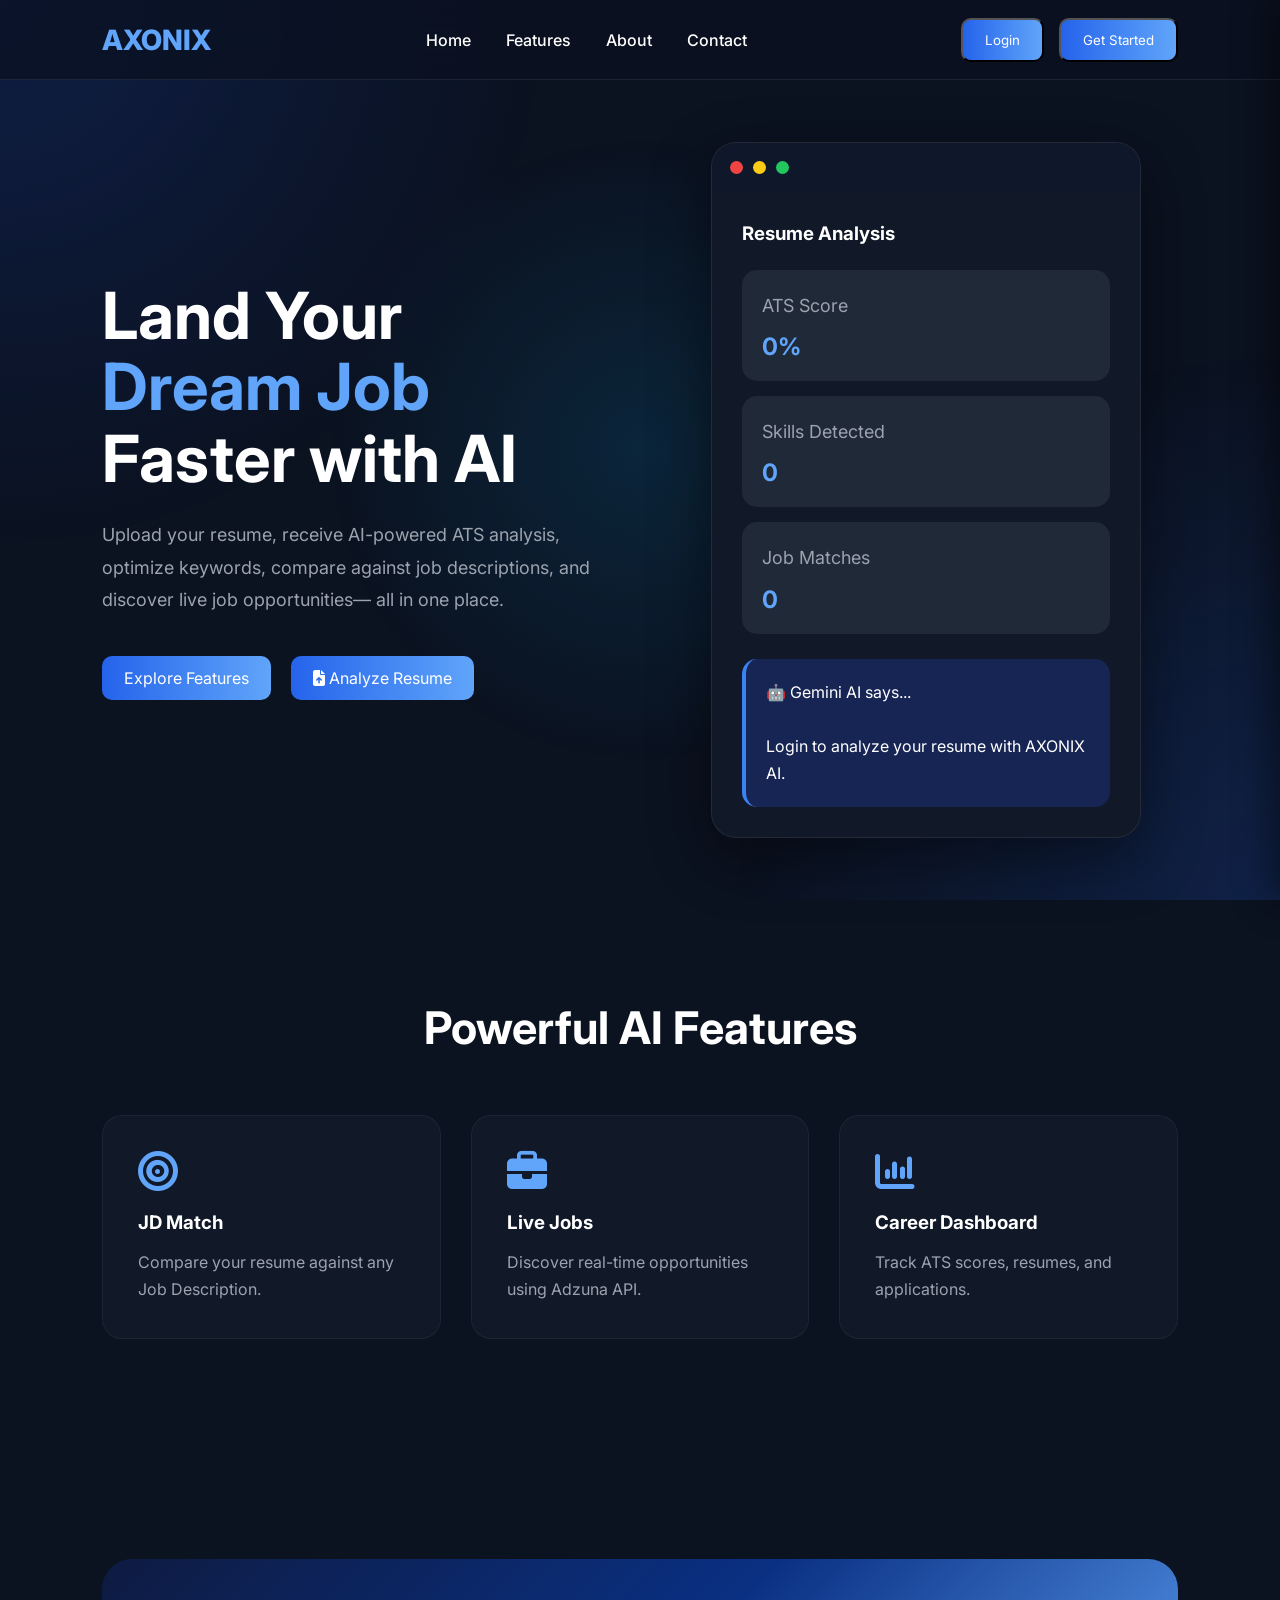
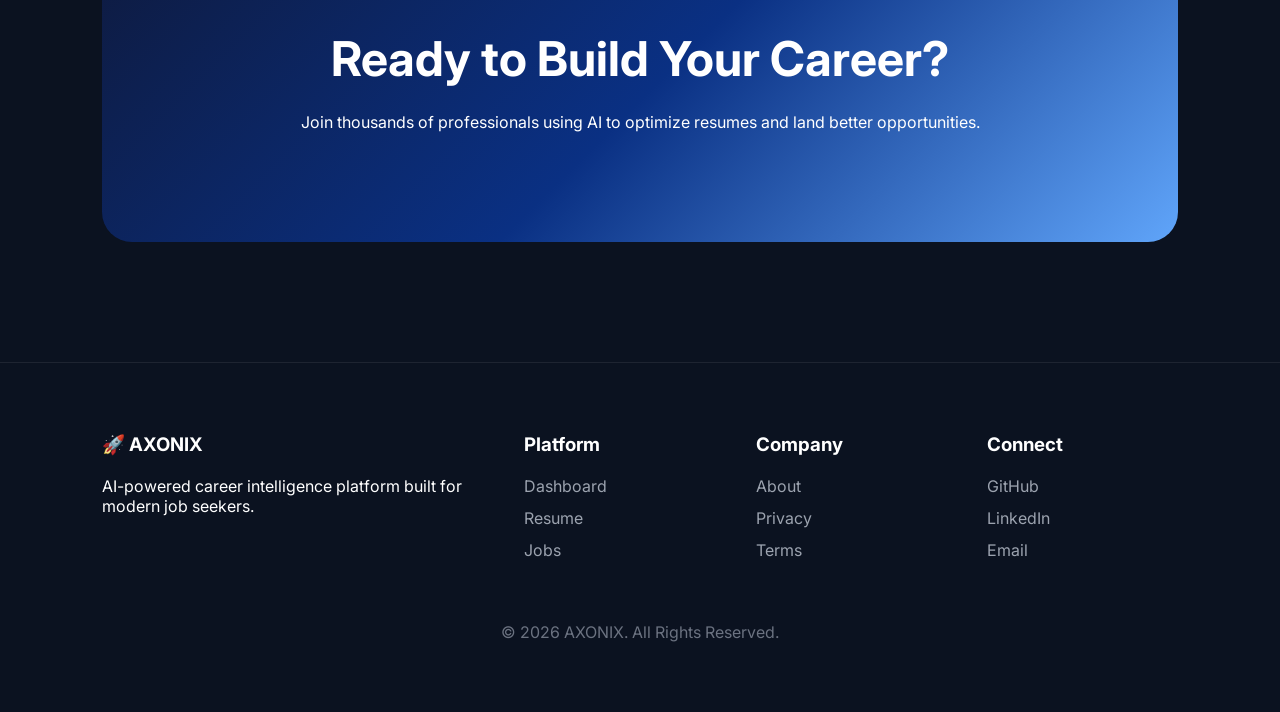
<file: frontend/index.html>
<!DOCTYPE html>
<html lang="en">

<head>
    <meta charset="UTF-8">
    <meta name="viewport" content="width=device-width, initial-scale=1.0">
    <title>AXONIX | AI Job Search Copilot</title>

    <link rel="stylesheet" href="css/style.css">
    <link rel="stylesheet" href="css/auth.css">

    <link href="https://fonts.googleapis.com/css2?family=Inter:wght@300;400;500;600;700;800&display=swap"
        rel="stylesheet">

    <link rel="stylesheet"
        href="https://cdnjs.cloudflare.com/ajax/libs/font-awesome/6.6.0/css/all.min.css">
        
</head>

<body>

    <!-- ================= NAVBAR ================= -->

    <header>

        <nav class="navbar">

            <div class="logo">

                <!-- <i class="fa-solid fa-rocket"></i> -->

                <span>AXONIX</span>

            </div>

            <ul class="nav-links">

                <li><a href="#">Home</a></li>

                <li><a href="#features">Features</a></li>

                <!-- <li><a href="#how">How It Works</a></li> -->

                <li><a href="about.html">About</a></li>

                <li><a href="contact.html">Contact</a></li>

            </ul>

            <div class="nav-buttons">


        <button
    id="loginBtn"
    class="login-btn">

    Login

</button>

<button
    id="signupBtn"
    class="signup-btn">

    Get Started

</button>
        <button id="menuBtn" class="menu-btn">

        <i class="fa-solid fa-bars"></i>

        </button>
        </div>


            

        </nav>

     </header>

     <!-- ================= HERO ================= -->

     <section class="hero">

        <div class="hero-left">

            <!-- <div class="tag">

                🚀 AI Powered Career Platform

            </div> -->

            <h1>

                Land Your

                <span>Dream Job</span>

                Faster with AI

            </h1>

            <p>

                Upload your resume,

                receive AI-powered ATS analysis,

                optimize keywords,

                compare against job descriptions,

                and discover live job opportunities—

                all in one place.

            </p>

            <div class="hero-buttons">

                <!-- <button id="loginBtn" class="login-btn">
        Login
        </button> -->

                <a href="#features" class="login-btn">

                    Explore Features

                </a>
                <a
href="#"
class="login-btn"
onclick="checkLogin('analyze.html')">

        <i class="fa-solid fa-file-arrow-up"></i>

        Analyze Resume

        </a>

            </div>

            <!-- Search -->

            
             

        </div>

        <div class="hero-right">

            <div class="dashboard-preview">

                <div class="top-row">

                    <div class="circle red"></div>

                    <div class="circle yellow"></div>

                    <div class="circle green"></div>

                </div>

                <div class="preview-body">

                    <h3>

                        Resume Analysis

                    </h3>
     <div class="progress-card">

     <p>ATS Score</p>

     <h2 id="atsScore">0%</h2>
      </div>




      <div class="progress-card">

     <p>Skills Detected</p>

     <h2 id="skillsCount">0</h2>

       </div>

     <div class="progress-card">

     <p>Job Matches</p>

     <h2 id="jobCount">0</h2>

      </div>

       <div class="ai-box">

     🤖 Gemini AI says...

      <br><br>

      <span id="summary">

        Upload your resume to see AI suggestions.

        </span>

        </div>


                </div>

            </div>

        </div>

        </section>

        <!-- ================= NEXT SECTION STARTS HERE ================= -->

        <section id="features" class="features">

        <h2 class="section-title">
        Powerful AI Features
        </h2>

        <div class="feature-grid">


       <!-- <div class="feature-card hidden"
     onclick="checkLogin('analyze.html')"
     style="cursor:pointer;">
            <i class="fa-solid fa-file"></i>
            <h3>Resume Analysis</h3>
            <p>
                Upload your resume and receive instant ATS analysis.
            </p>
        </div> -->
    
        <!-- <div class="feature-card hidden">
            <i class="fa-solid fa-robot"></i>
            <h3>AI Resume Review</h3>
            <p>
                Gemini AI provides personalized suggestions.
            </p>
        </div>

        <div class="feature-card hidden">
            <i class="fa-solid fa-key"></i>
            <h3>ATS Keywords</h3>
            <p>
                Optimize keywords to improve your ATS score.
            </p>
        </div> -->

       <div class="feature-card hidden"
     onclick="checkLogin('jd-match.html')"
     style="cursor:pointer;">
            <i class="fa-solid fa-bullseye"></i>
            <h3>JD Match</h3>
            <p>
                Compare your resume against any Job Description.
            </p>
        </div>
        <div class="feature-card hidden"
     onclick="checkLogin('jobs.html')"
     style="cursor:pointer;">
            <i class="fa-solid fa-briefcase"></i>
            <h3>Live Jobs</h3>
            <p>
                Discover real-time opportunities using Adzuna API.
            </p>
        </div>

        <div class="feature-card hidden"
     onclick="checkLogin('dashboard.html')"
     style="cursor:pointer;">
            <i class="fa-solid fa-chart-column"></i>
            <h3>Career Dashboard</h3>
            <p>
                Track ATS scores, resumes, and applications.
            </p>
        </div>

        </div>

        </section>
        <!-- <section class="stats">

        <h2 class="section-title">
        Trusted by Thousands
        </h2>

        <div class="stats-grid">

        <div class="stat-card hidden">

            <h1 class="counter" data-target="50000">0</h1>

            <p>Resumes Analyzed</p>

        </div>

        <div class="stat-card hidden">

            <h1 class="counter" data-target="98">0</h1>

            <p>ATS Accuracy</p>

        </div>

        <div class="stat-card hidden">

            <h1 class="counter" data-target="12000">0</h1>

            <p>Jobs Matched</p>

        </div>

        <div class="stat-card hidden">

            <h1 class="counter" data-target="5000">0</h1>

            <p>Active Users</p>

        </div>

        </div>

        </section>
        <section id="how" class="how">

        <h2 class="section-title">
        How AXONIX Works
        </h2>

        <div class="timeline">

        <div class="step hidden">

            <div class="step-number">1</div>

            <h3>Upload Resume</h3>

            <p>
                Upload your PDF resume securely.
            </p>

        </div>

        <div class="step hidden">

            <div class="step-number">2</div>

            <h3>Gemini AI Analysis</h3>

            <p>
                AI extracts skills and evaluates ATS compatibility.
            </p>

        </div>

        <div class="step hidden">

            <div class="step-number">3</div>

            <h3>Improve Resume</h3>

            <p>
                Receive recommendations to strengthen your profile.
            </p>

        </div>

        <div class="step hidden">

            <div class="step-number">4</div>

            <h3>Apply for Jobs</h3>

            <p>
                Browse matching live jobs and apply confidently.
            </p>

        </div>

        </div>

        </section>
        <section class="testimonials">

        <h2 class="section-title">
        Success Stories
        </h2>

        <div class="testimonial-grid">

        <div class="testimonial hidden">

            <p>

                "AXONIX improved my resume ATS score from
                63% to 91%. I received interview calls within
                two weeks."

            </p>

            <h4>
                — Software Engineer
            </h4>

        </div>

        <div class="testimonial hidden">

            <p>

                "The AI review gave me practical suggestions
                that recruiters appreciated."

            </p>

            <h4>
                — Data Analyst
            </h4>

        </div>

        <div class="testimonial hidden">

            <p>

                "The job matching feature saved me hours
                of searching."

            </p>

            <h4>
                — Python Developer
            </h4>

        </div>

        </div> -->

        </section>
        <section class="cta">

        <div class="cta-box">

        <h2>

            Ready to Build Your Career?

        </h2>

        <p>

            Join thousands of professionals using AI to
            optimize resumes and land better opportunities.

        </p>

        <!-- <button on click="openSignup()" id="signupBtn" class="signup-btn">
        Get Started
        </button> -->

        </div>

        </section>
        <footer id="contact">

        <div class="footer-grid">

        <div>

            <h3>

                🚀 AXONIX

            </h3>

            <p>

                AI-powered career intelligence platform
                built for modern job seekers.

            </p>

        </div>

        <div>

            <h3>Platform</h3>

            <ul>

                <li><a href="#">Dashboard</a></li>

                <li><a href="#">Resume</a></li>

                <li><a href="#">Jobs</a></li>

            </ul>

        </div>

        <div>

            <h3>Company</h3>

            <ul>

                <li><a href="#">About</a></li>

                <li><a href="#">Privacy</a></li>

                <li><a href="#">Terms</a></li>

            </ul>

        </div>

        <div>

            <h3>Connect</h3>

            <ul>

                <li><a href="#">GitHub</a></li>

                <li><a href="#">LinkedIn</a></li>

                <li><a href="#">Email</a></li>

            </ul>

        </div>

        </div>

        <div class="copy">

        © 2026 AXONIX. All Rights Reserved.

        </div>

        </footer>
   
  <!-- ===========================
 AUTH OVERLAY
 =========================== -->
<!-- ================= AUTH MODAL ================= -->

<div id="authModal" class="auth-overlay">

    <div class="auth-card">

        <!-- LEFT -->

        <div class="auth-left">

            <div class="brand">

                <i class="fa-solid fa-rocket"></i>

                <span>AXONIX</span>

            </div>

            <h1>

                Welcome to

                <span>AXONIX</span>

            </h1>

            <p>

                Your AI Career Copilot for Resume Analysis,
                ATS Optimization and Live Job Matching.

            </p>

            <ul>

                <li>
                    <i class="fa-solid fa-circle-check"></i>

                    AI Resume Analysis
                </li>

                <li>
                    <i class="fa-solid fa-circle-check"></i>

                    ATS Score Improvement
                </li>

                <li>
                    <i class="fa-solid fa-circle-check"></i>

                    Live Job Recommendations
                </li>

            </ul>

        </div>

        <!-- RIGHT -->

        <div class="auth-right">

            <button
                id="closeAuth"
                class="close-auth">

                <i class="fa-solid fa-xmark"></i>

            </button>

            <div class="auth-tabs">

                <button
                    id="loginTab"
                    class="tab active">

                    Login

                </button>

                <button
                    id="signupTab"
                    class="tab">

                    Sign Up

                </button>

            </div>

            <!-- LOGIN -->

            <form
                id="loginForm"
                class="auth-form active">

                <input
                    id="loginUserName"
                    type="text"
                    placeholder="UserName"
                    required>

                <input
                    id="loginPassword"
                    type="password"
                    placeholder="Password"
                    required>

                <p
                    id="loginMessage"
                    class="auth-message">

                </p>

                <button
                    type="submit"
                    class="auth-btn">

                    Login

                </button>

            </form>

            <!-- SIGNUP -->

            <form
                id="signupForm"
                class="auth-form">

                <input
                    id="signupUsername"
                    type="text"
                    placeholder="Username"
                    required>

                <input
                    id="signupEmail"
                    type="email"
                    placeholder="Email Address"
                    required>

                <input
                    id="signupPassword"
                    type="password"
                    placeholder="Password"
                    required>

                <input
                    id="confirmPassword"
                    type="password"
                    placeholder="Confirm Password"
                    required>

                <p
                    id="signupMessage"
                    class="auth-message">

                </p>

                <button
                    type="submit"
                    class="auth-btn">

                    Create Account

                </button>

            </form>

        </div>

    </div>

</div>
  

 <div id="sideMenu" class="side-menu">

    <button id="closeMenuBtn" class="close-menu">
        <i class="fa-solid fa-xmark"></i>
    </button>

    <div class="menu-header">

        <div class="avatar" id="avatarLetter">

    U

 </div>

        <h3 id="menuUserName">

            Welcome

        </h3>

        <p id="menuUserEmail">

            Logged In

        </p>

    </div>

    <hr>

    <a href="dashboard.html">

        Dashboard

    </a>

    <a href="analyze.html">

        Resume Analysis

    </a>

    <a href="jobs.html">

        Live Jobs

    </a>

    <a href="history.html">

        History

    </a>

    <button id="logoutBtn">

        Logout

    </button>
 </div>
 <script src="js/index.js"></script>
 <script src="js/auth.js"></script>



<!-- AXONIX Loading Popup -->

<!-- AXONIX Loading Popup -->

<div id="loadingPopup" class="loading-popup">

    <div class="loading-popup-box">

        <div class="loading-spinner"></div>

        <div class="loading-content">

            <h4>🤖 AXONIX AI</h4>

            <p id="loadingMessage">
                Please wait while AXONIX updates your dashboard...
            </p>

        </div>

    </div>

</div>

</body>
</html>
</file>
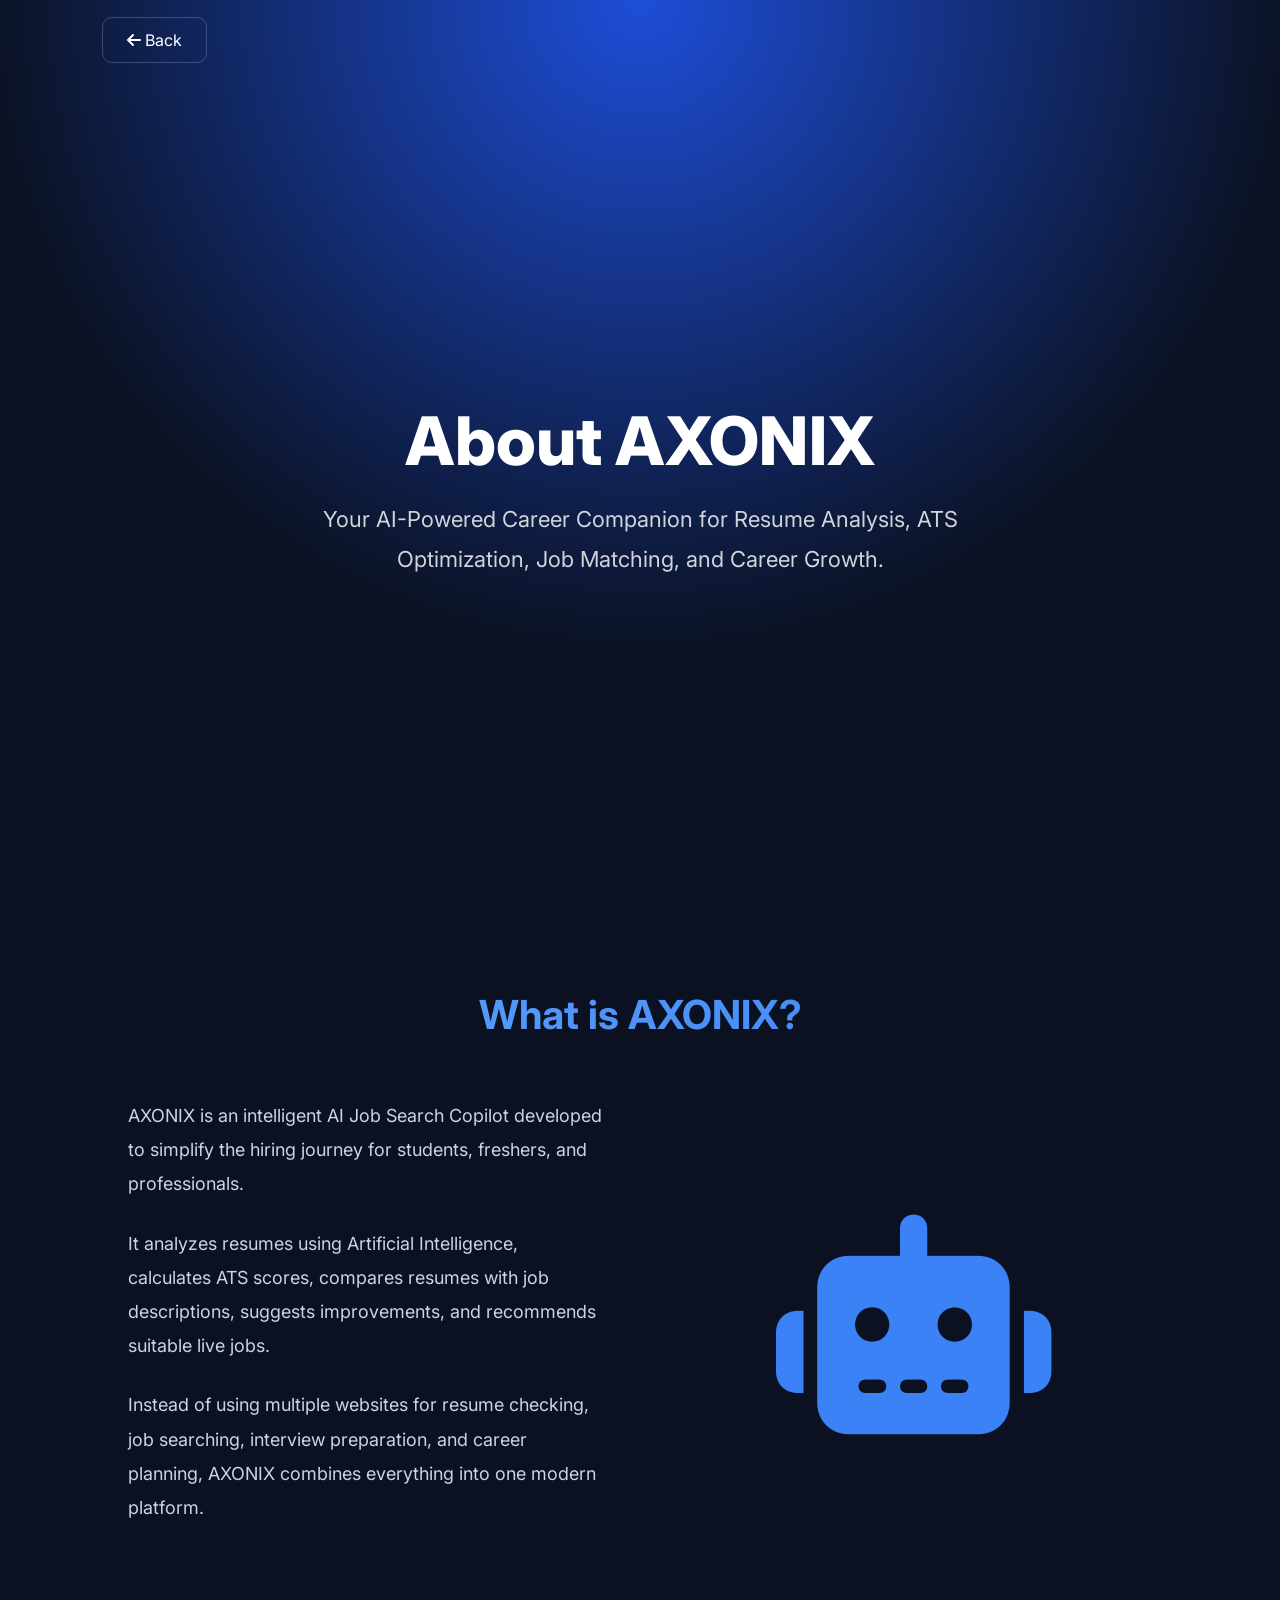
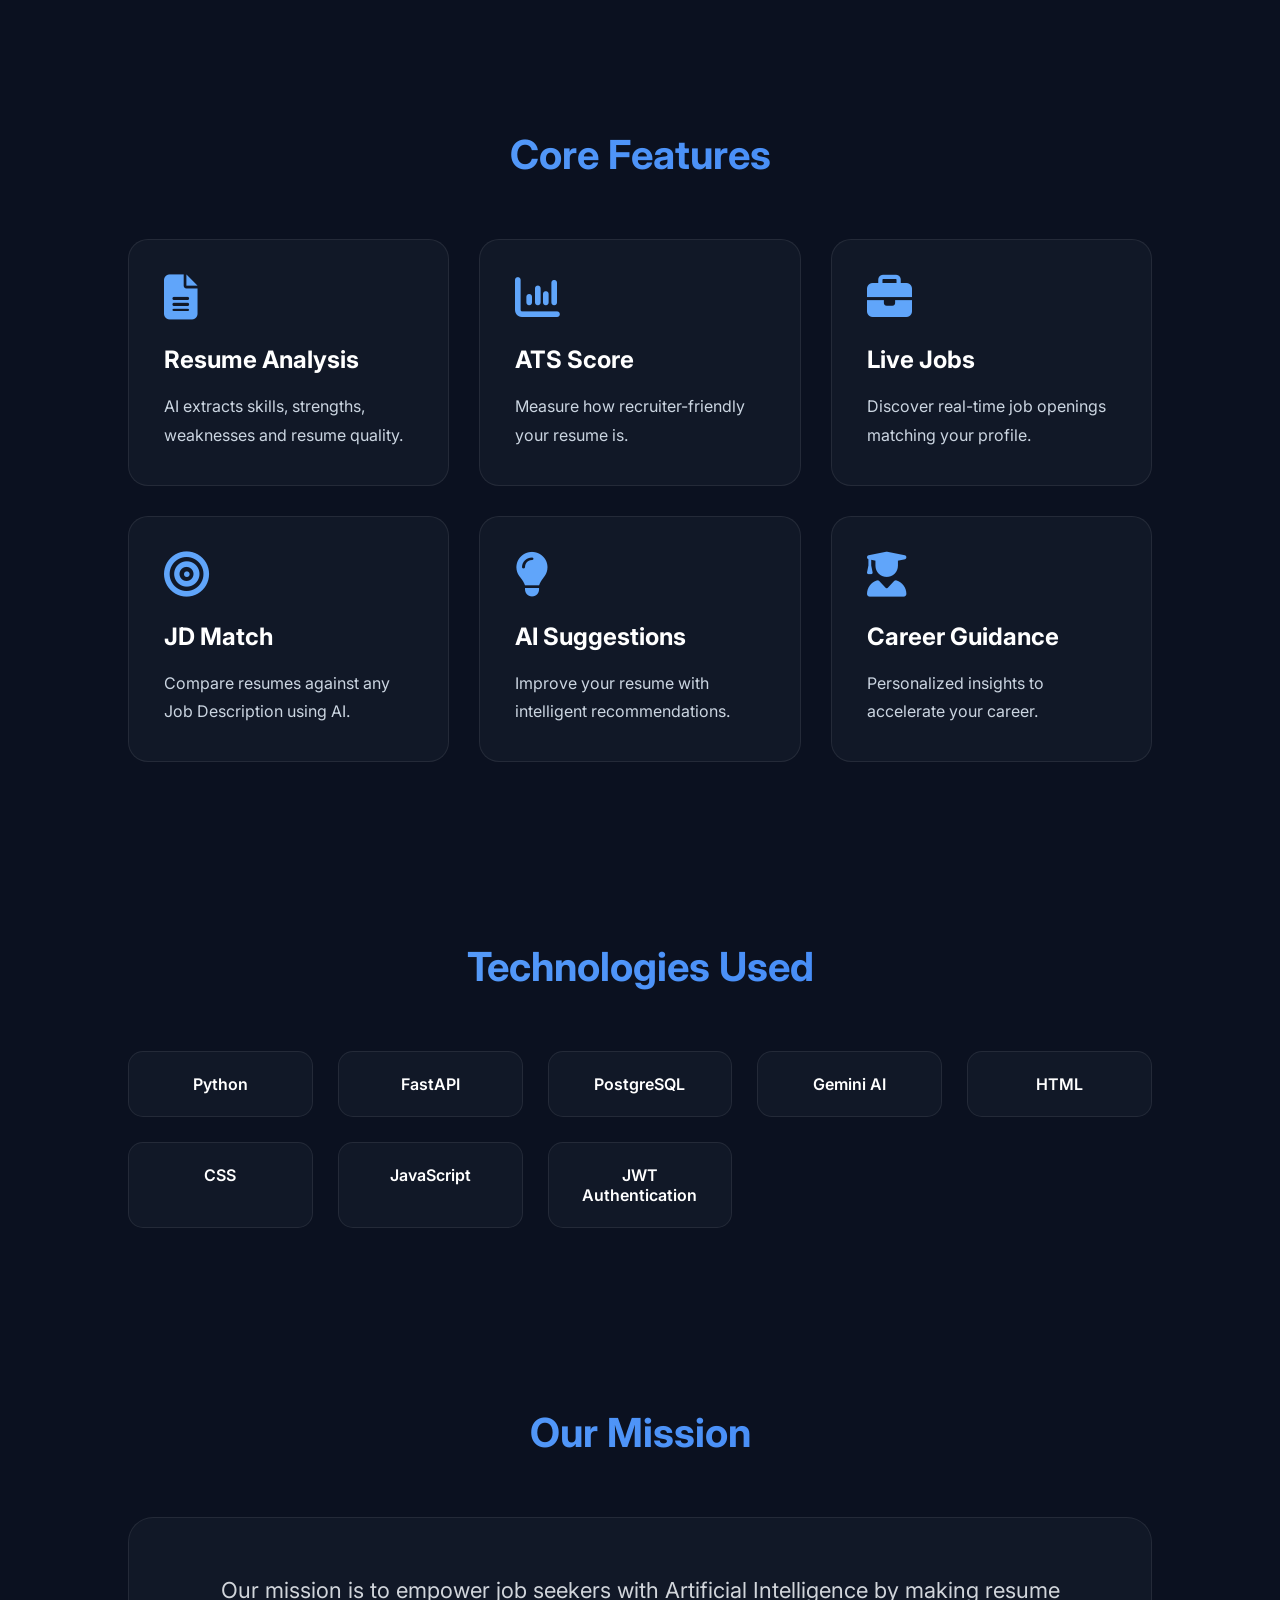
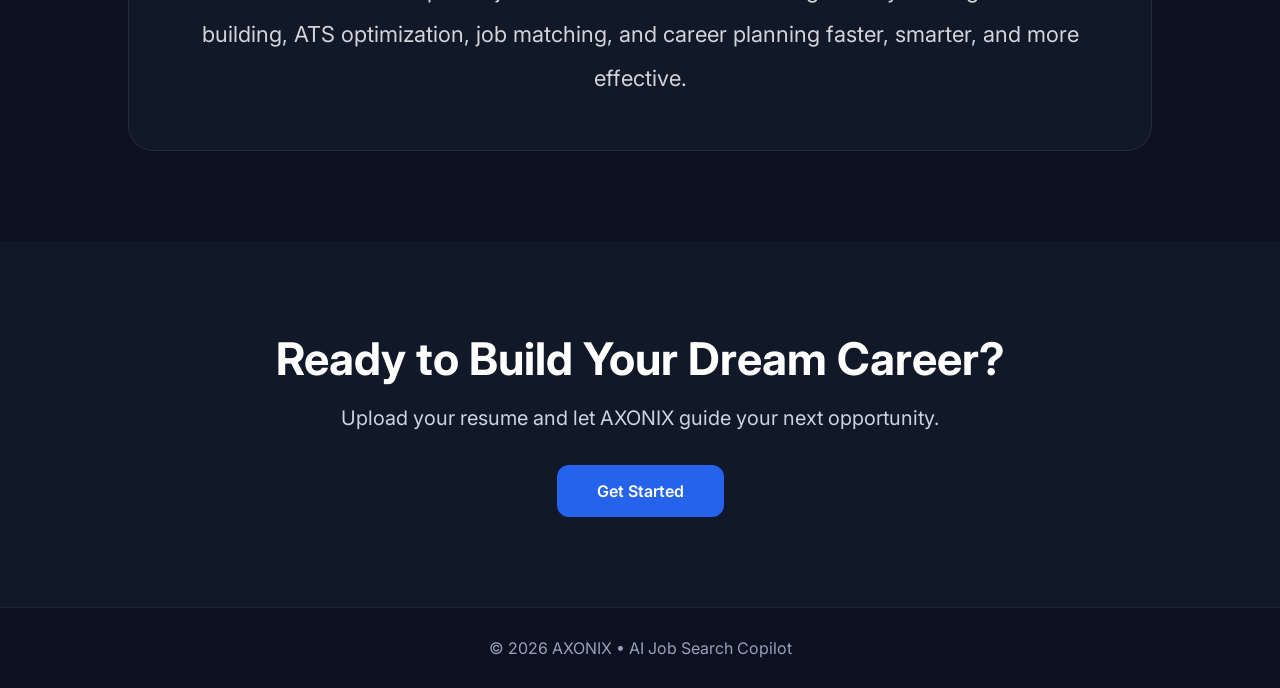
<file: frontend/about.html>
<!DOCTYPE html>
<html lang="en">

<head>

    <meta charset="UTF-8">

    <meta name="viewport"
          content="width=device-width, initial-scale=1.0">

    <title>About AXONIX</title>

    <link rel="stylesheet" href="css/about.css">

    <link rel="preconnect" href="https://fonts.googleapis.com">

    <link rel="preconnect"
          href="https://fonts.gstatic.com"
          crossorigin>

    <link href="https://fonts.googleapis.com/css2?family=Inter:wght@300;400;500;600;700;800&display=swap"
          rel="stylesheet">

    <link rel="stylesheet"
          href="https://cdnjs.cloudflare.com/ajax/libs/font-awesome/6.7.2/css/all.min.css">

</head>

<body>

<!-- ================= HERO ================= -->

<header class="hero">

    <nav>

        <a href="index.html" class="back-btn">

            <i class="fa-solid fa-arrow-left"></i>

            Back

        </a>

    </nav>

    <div class="hero-content">

        <h1>

            About AXONIX

        </h1>

        <p>

            Your AI-Powered Career Companion for Resume Analysis,
            ATS Optimization, Job Matching, and Career Growth.

        </p>

    </div>

</header>

<!-- ================= ABOUT ================= -->

<section class="about">

    <div class="section-title">

        <h2>

            What is AXONIX?

        </h2>

    </div>

    <div class="about-content">

        <div class="about-text">

            <p>

                AXONIX is an intelligent AI Job Search Copilot developed to
                simplify the hiring journey for students, freshers,
                and professionals.

            </p>

            <p>

                It analyzes resumes using Artificial Intelligence,
                calculates ATS scores, compares resumes with job descriptions,
                suggests improvements, and recommends suitable live jobs.

            </p>

            <p>

                Instead of using multiple websites for resume checking,
                job searching, interview preparation, and career planning,
                AXONIX combines everything into one modern platform.

            </p>

        </div>

        <div class="about-image">

            <i class="fa-solid fa-robot"></i>

        </div>

    </div>

</section>

<!-- ================= FEATURES ================= -->

<section class="features">

    <div class="section-title">

        <h2>

            Core Features

        </h2>

    </div>

    <div class="feature-grid">

        <div class="feature-card">

            <i class="fa-solid fa-file-lines"></i>

            <h3>

                Resume Analysis

            </h3>

            <p>

                AI extracts skills, strengths,
                weaknesses and resume quality.

            </p>

        </div>

        <div class="feature-card">

            <i class="fa-solid fa-chart-column"></i>

            <h3>

                ATS Score

            </h3>

            <p>

                Measure how recruiter-friendly
                your resume is.

            </p>

        </div>

        <div class="feature-card">

            <i class="fa-solid fa-briefcase"></i>

            <h3>

                Live Jobs

            </h3>

            <p>

                Discover real-time job openings
                matching your profile.

            </p>

        </div>

        <div class="feature-card">

            <i class="fa-solid fa-bullseye"></i>

            <h3>

                JD Match

            </h3>

            <p>

                Compare resumes against
                any Job Description using AI.

            </p>

        </div>

        <div class="feature-card">

            <i class="fa-solid fa-lightbulb"></i>

            <h3>

                AI Suggestions

            </h3>

            <p>

                Improve your resume with
                intelligent recommendations.

            </p>

        </div>

        <div class="feature-card">

            <i class="fa-solid fa-user-graduate"></i>

            <h3>

                Career Guidance

            </h3>

            <p>

                Personalized insights to
                accelerate your career.

            </p>

        </div>

    </div>

</section>

<!-- ================= TECHNOLOGIES ================= -->

<section class="tech">

    <div class="section-title">

        <h2>

            Technologies Used

        </h2>

    </div>

    <div class="tech-grid">

        <div class="tech-card">Python</div>

        <div class="tech-card">FastAPI</div>

        <div class="tech-card">PostgreSQL</div>

        <div class="tech-card">Gemini AI</div>

        <div class="tech-card">HTML</div>

        <div class="tech-card">CSS</div>

        <div class="tech-card">JavaScript</div>

        <div class="tech-card">JWT Authentication</div>

    </div>

</section>

<!-- ================= MISSION ================= -->

<section class="mission">

    <div class="section-title">

        <h2>

            Our Mission

        </h2>

    </div>

    <div class="mission-card">

        <p>

            Our mission is to empower job seekers with Artificial Intelligence
            by making resume building, ATS optimization,
            job matching, and career planning faster,
            smarter, and more effective.

        </p>

    </div>

</section>

<!-- ================= CTA ================= -->

<section class="cta">

    <h2>

        Ready to Build Your Dream Career?

    </h2>

    <p>

        Upload your resume and let AXONIX guide your next opportunity.

    </p>

    <a href="index.html">

        Get Started

    </a>

</section>

<!-- ================= FOOTER ================= -->

<footer>

    <p>

        © 2026 AXONIX • AI Job Search Copilot

    </p>

</footer>

<script src="js/about.js"></script>


</body>

</html>
</file>
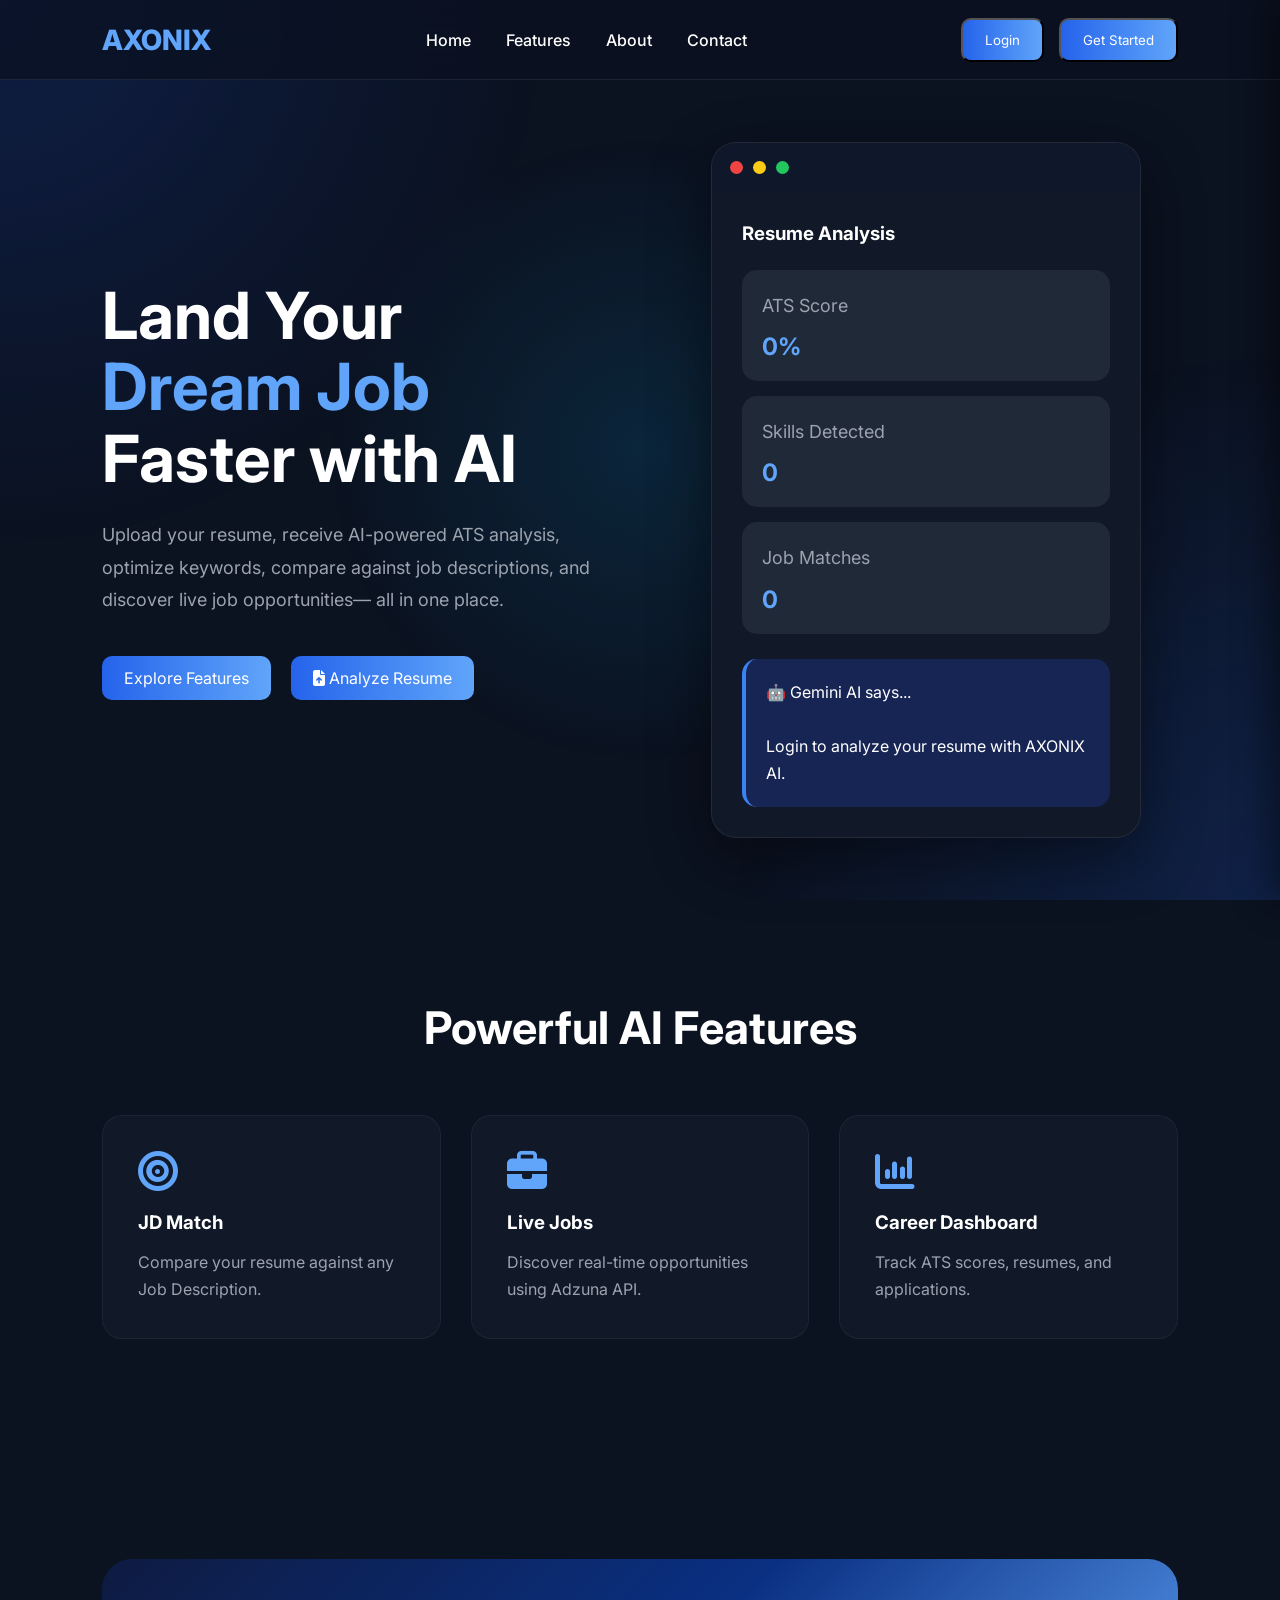
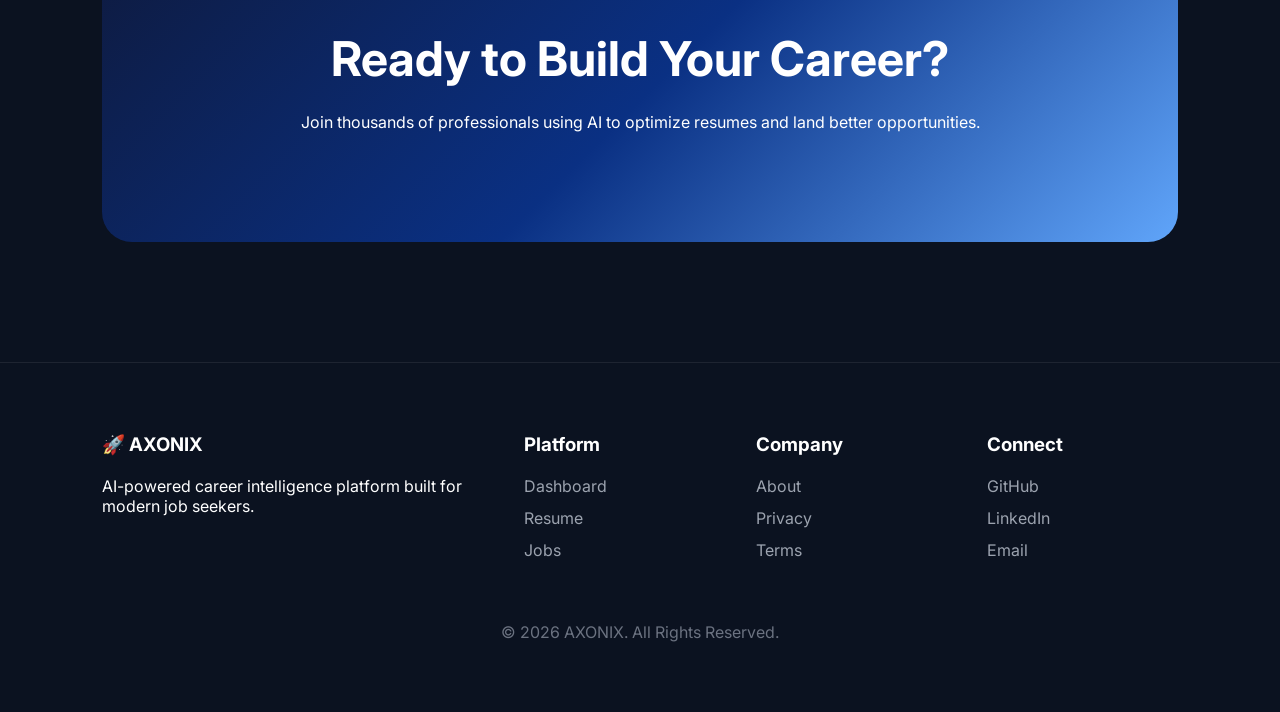
<file: frontend/analyze.html>
<!DOCTYPE html>
<html lang="en">

<head>

<meta charset="UTF-8">

<meta name="viewport" content="width=device-width, initial-scale=1.0">

<title>AXONIX | AI Resume Analysis</title>

<link rel="preconnect" href="https://fonts.googleapis.com">

<link rel="preconnect" href="https://fonts.gstatic.com" crossorigin>

<link href="https://fonts.googleapis.com/css2?family=Inter:wght@300;400;500;600;700;800&display=swap" rel="stylesheet">

<link rel="stylesheet" href="https://cdnjs.cloudflare.com/ajax/libs/font-awesome/6.7.2/css/all.min.css">

<link rel="stylesheet" href="css/analyze.css">

</head>

<body>

<div class="background-blur"></div>

<div class="container">

    <!-- <header class="top-bar">

        <a href="dashboard.html" class="back-btn">

            <i class="fa-solid fa-arrow-left"></i>

            Back to Dashboard

        </a> -->
        <!-- <div style="margin-bottom:20px;">
    <button id="backBtn" class="back-btn">
        ← Back
    </button>
</div> -->
<div class="nav-links">

            <a href="index.html">Home</a>


            <a href="dashboard.html">Dashboard</a>

         

        </div>

        <!-- <div class="logo">

            <i class="fa-solid fa-robot"></i>

            <span>AXONIX AI Resume Analyzer</span>

        </div> -->

    </header>

    <section class="hero">

        <h1>

            Analyze Your Resume with AI

        </h1>

        <p>

            Upload your resume to receive an ATS Score, Skill Analysis,
            Resume Health Report, AI Suggestions and Job Match Results.

        </p>

    </section>

    <section class="upload-section">

        <div class="upload-card">

            <div class="upload-icon">

                <i class="fa-solid fa-file-arrow-up"></i>

            </div>

            <h2>

                Upload Resume

            </h2>

            <p>

                Only PDF files are supported.

            </p>

            <input
                type="file"
                id="resumeFile"
                accept=".pdf">

            <button
                id="analyzeBtn">

                <i class="fa-solid fa-wand-magic-sparkles"></i>

                Analyze Resume

            </button>

            <p
                id="analysisStatus"
                class="status">

                Waiting for upload...

            </p>

        </div>

    </section>

    <div
        id="loading"
        class="loading-container">

        <div class="spinner"></div>

        <h3>

            AI is analyzing your resume...

        </h3>

        <p>

            Extracting Skills • Calculating ATS • Finding Jobs

        </p>

    </div>

    <div
        id="results">

    </div>

</div>

<script src="js/analyze.js"></script>


</body>

</html>
</file>
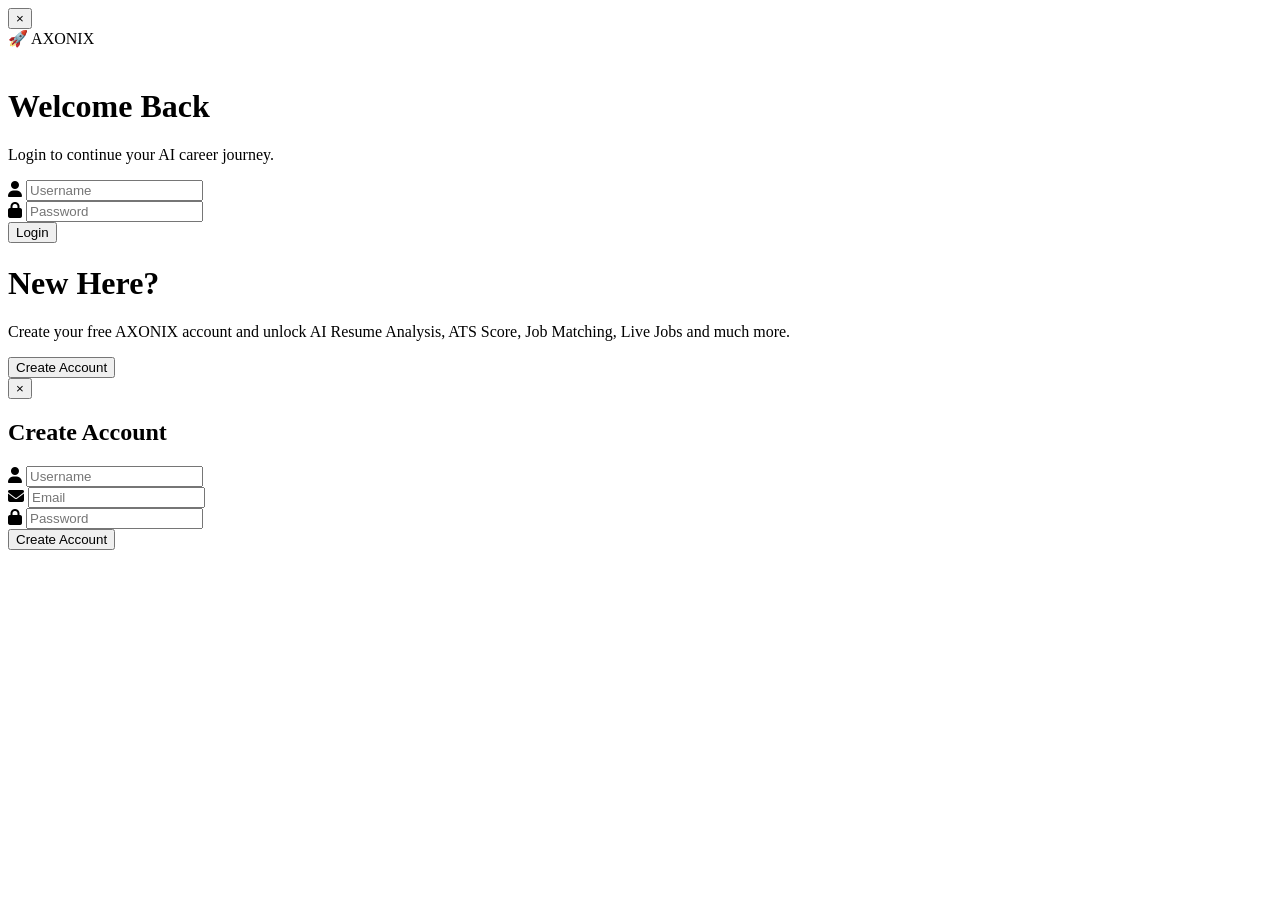
<file: frontend/auth.html>
<!DOCTYPE html>
<html lang="en">

<head>

    <meta charset="UTF-8">

    <meta
        name="viewport"
        content="width=device-width, initial-scale=1.0">

    <title>AXONIX Authentication</title>

    <link
        rel="stylesheet"
        href="css/auth.css">

    <link
        href="https://fonts.googleapis.com/css2?family=Inter:wght@300;400;500;600;700;800&display=swap"
        rel="stylesheet">

    <link
        rel="stylesheet"
        href="https://cdnjs.cloudflare.com/ajax/libs/font-awesome/6.7.2/css/all.min.css">

</head>

<body>

    <!-- Dark Background -->

    <div class="overlay-bg">

        <!-- Popup -->

        <div class="auth-popup">

            <!-- Close Button -->

            <button
                class="close-btn"
                onclick="window.location='index.html'">

                &times;

            </button>

            <!-- Left Side -->

            <div class="left-panel">

                <div class="brand">

                    🚀 AXONIX

                </div>

                <h1>

                    Welcome Back

                </h1>

                <p>

                    Login to continue your AI career journey.

                </p>

                <form id="loginForm">

                    <div class="input-box">

                        <i class="fa fa-user"></i>

                        <input
                            id="loginUsername"
                            type="text"
                            placeholder="Username"
                            required>

                    </div>

                    <div class="input-box">

                        <i class="fa fa-lock"></i>

                        <input
                            id="loginPassword"
                            type="password"
                            placeholder="Password"
                            required>

                    </div>

                    <button
                        type="submit"
                        class="login-btn">

                        Login

                    </button>

                    <p
                        id="loginMessage"
                        class="message">

                    </p>

                </form>

            </div>

            <!-- Right Side -->

            <div class="right-panel">

                <div class="overlay-content">

                    <h1>

                        New Here?

                    </h1>

                    <p>

                        Create your free AXONIX account
                        and unlock AI Resume Analysis,
                        ATS Score,
                        Job Matching,
                        Live Jobs
                        and much more.

                    </p>

                    <button
                        id="openSignup"
                        class="outline-btn">

                        Create Account

                    </button>

                </div>

            </div>

        </div>

    </div>

    <!-- Signup Popup -->

    <div
        id="signupModal"
        class="signup-modal">

        <div class="signup-box">

            <button
                class="close-signup"
                id="closeSignup">

                &times;

            </button>

            <h2>

                Create Account

            </h2>

            <form id="signupForm">

                <div class="input-box">

                    <i class="fa fa-user"></i>

                    <input
                        id="signupUsername"
                        type="text"
                        placeholder="Username"
                        required>

                </div>

                <div class="input-box">

                    <i class="fa fa-envelope"></i>

                    <input
                        id="signupEmail"
                        type="email"
                        placeholder="Email"
                        required>

                </div>

                <div class="input-box">

                    <i class="fa fa-lock"></i>

                    <input
                        id="signupPassword"
                        type="password"
                        placeholder="Password"
                        required>

                </div>

                <button
                    class="signup-btn"
                    type="submit">

                    Create Account

                </button>

                <p
                    id="signupMessage"
                    class="message">

                </p>

            </form>

        </div>

    </div>

    <script src="js/auth.js"></script>
  

</body>

</html>
</file>
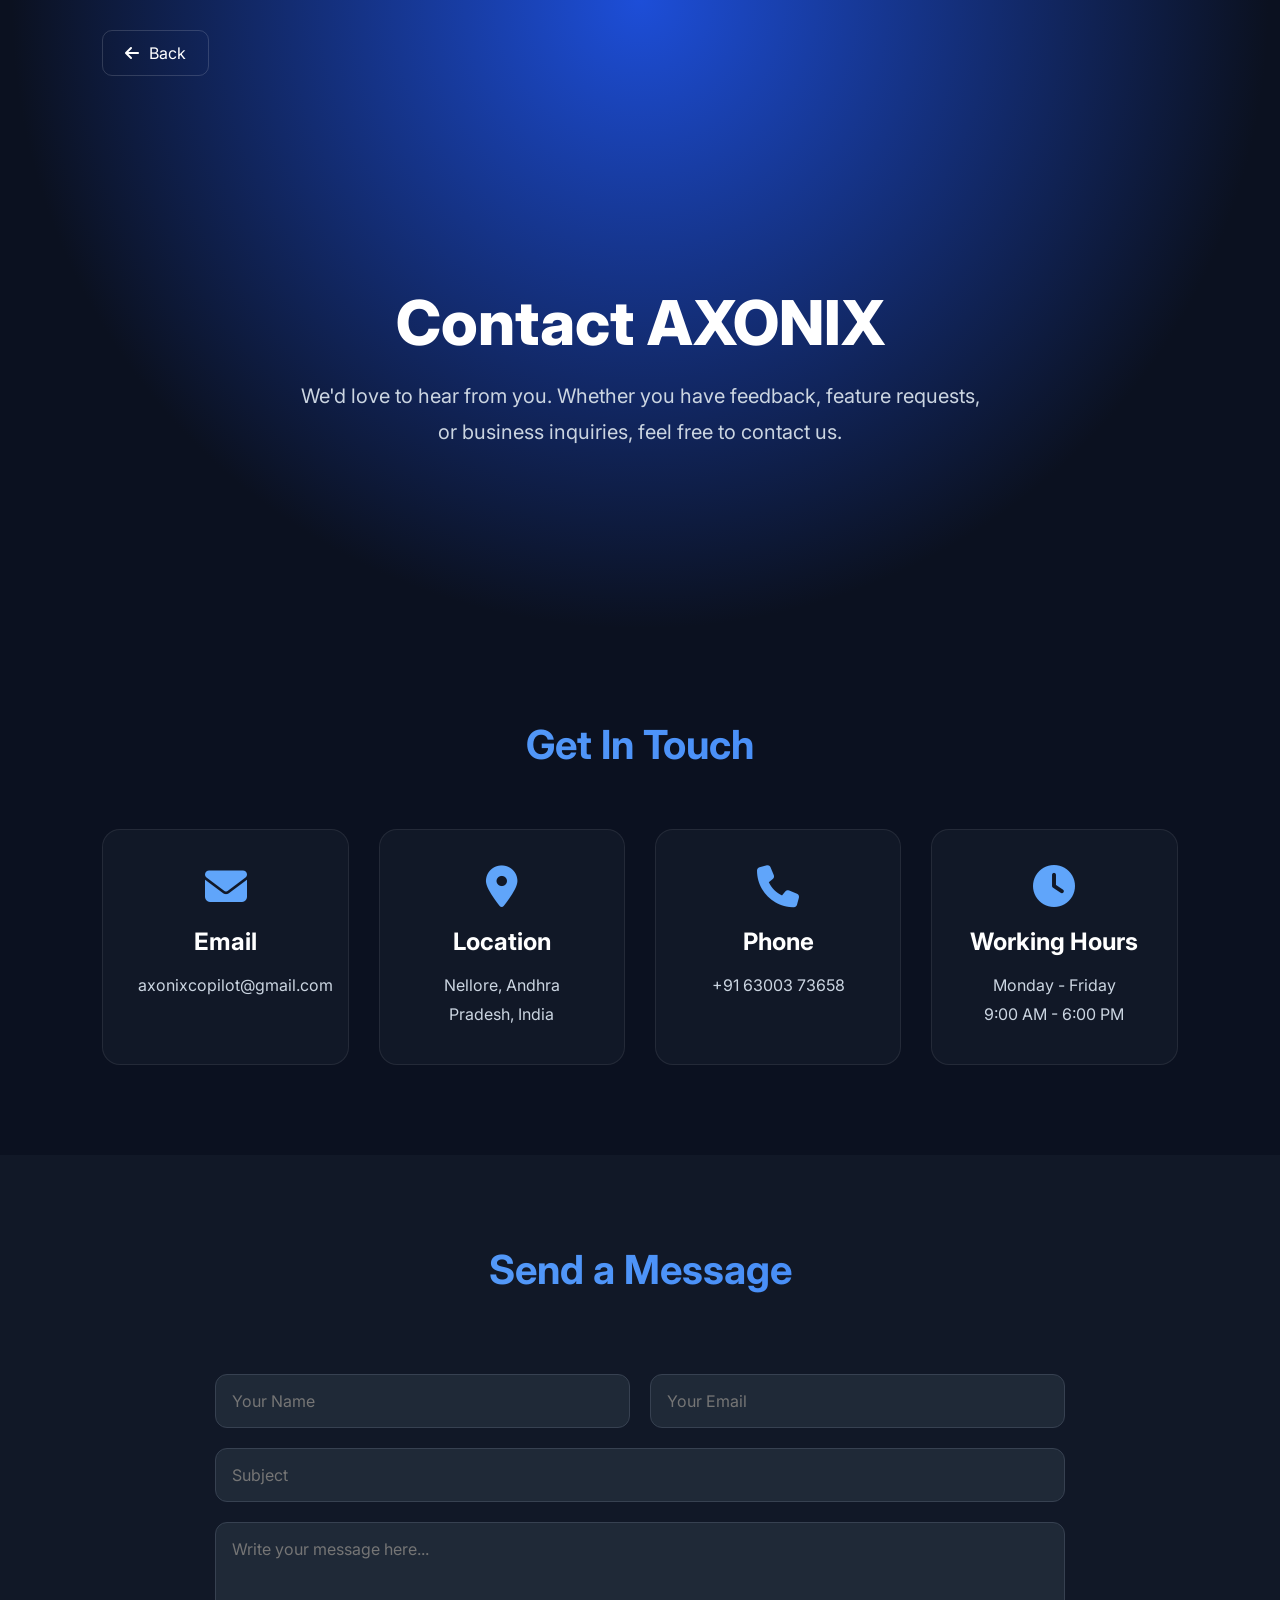
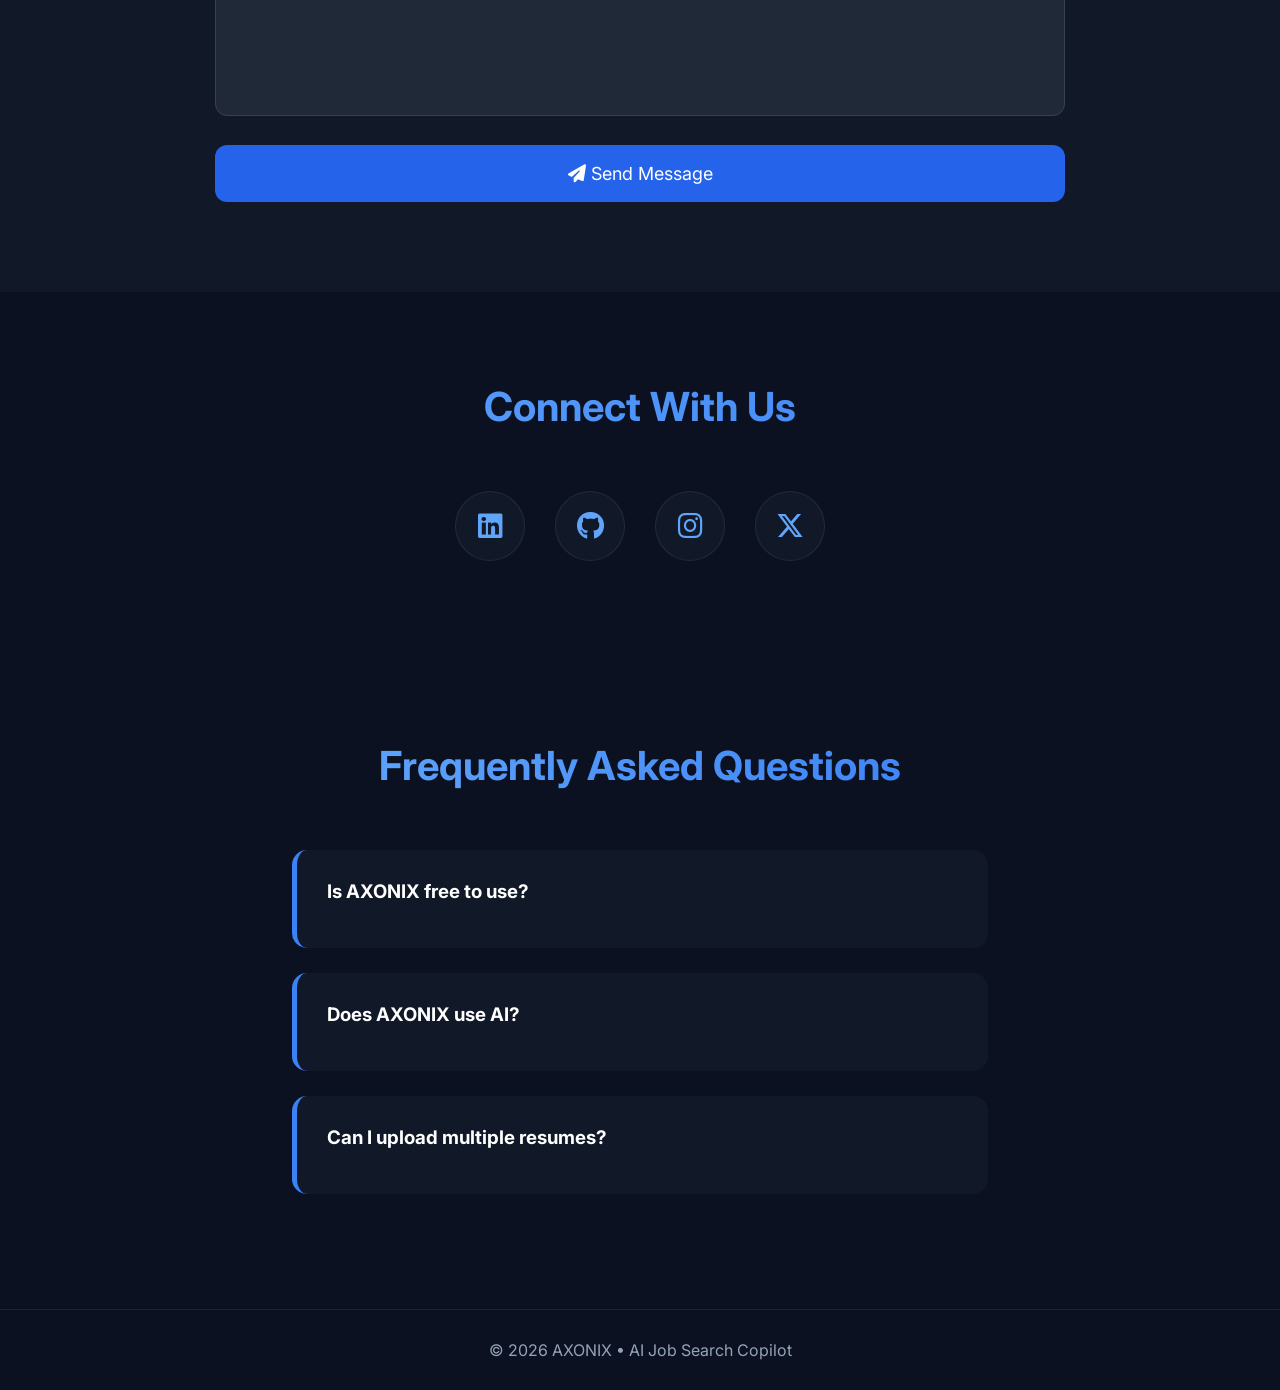
<file: frontend/contact.html>
<!DOCTYPE html>
<html lang="en">

<head>

    <meta charset="UTF-8">

    <meta name="viewport"
          content="width=device-width, initial-scale=1.0">

    <title>Contact AXONIX</title>

    <link rel="stylesheet" href="css/contact.css">

    <link rel="preconnect"
          href="https://fonts.googleapis.com">

    <link rel="preconnect"
          href="https://fonts.gstatic.com"
          crossorigin>

    <link href="https://fonts.googleapis.com/css2?family=Inter:wght@300;400;500;600;700;800&display=swap"
          rel="stylesheet">

    <link rel="stylesheet"
          href="https://cdnjs.cloudflare.com/ajax/libs/font-awesome/6.7.2/css/all.min.css">

</head>

<body>

<!-- ================= HERO ================= -->

<header class="hero">

   <nav>

        <a href="index.html" class="back-btn">

            <i class="fa-solid fa-arrow-left"></i>

            Back

        </a>

    </nav>

    <div class="hero-content">

        <h1>

            Contact AXONIX

        </h1>

        <p>

            We'd love to hear from you. Whether you have feedback,
            feature requests, or business inquiries, feel free to contact us.

        </p>

    </div>

</header>

<!-- ================= CONTACT CARDS ================= -->

<section class="contact-info">

    <div class="section-title">

        <h2>

            Get In Touch

        </h2>

    </div>

    <div class="info-grid">

        <div class="info-card">

            <i class="fa-solid fa-envelope"></i>

            <h3>Email</h3>

            <p>axonixcopilot@gmail.com</p>

        </div>

        <div class="info-card">

            <i class="fa-solid fa-location-dot"></i>

            <h3>Location</h3>

            <p>Nellore, Andhra Pradesh, India</p>

        </div>

        <div class="info-card">

            <i class="fa-solid fa-phone"></i>

            <h3>Phone</h3>

            <p>+91 63003 73658</p>

        </div>

        <div class="info-card">

            <i class="fa-solid fa-clock"></i>

            <h3>Working Hours</h3>

            <p>Monday - Friday<br>9:00 AM - 6:00 PM</p>

        </div>

    </div>

</section>

<!-- ================= CONTACT FORM ================= -->

<section class="contact-form-section">

    <div class="section-title">

        <h2>

            Send a Message

        </h2>

    </div>

    <form id="contactForm">

        <div class="input-group">

            <input
                type="text"
                id="name"
                placeholder="Your Name"
                required>

            <input
                type="email"
                id="email"
                placeholder="Your Email"
                required>

        </div>

        <input
            type="text"
            id="subject"
            placeholder="Subject"
            required>

        <textarea
            id="message"
            rows="8"
            placeholder="Write your message here..."
            required></textarea>

        <button type="submit">

            <i class="fa-solid fa-paper-plane"></i>

            Send Message

        </button>

    </form>

</section>

<!-- ================= SOCIAL ================= -->

<section class="social-section">

    <div class="section-title">

        <h2>

            Connect With Us

        </h2>

    </div>

    <div class="social-icons">

        <a href="#">

            <i class="fab fa-linkedin"></i>

        </a>

        <a href="#">

            <i class="fab fa-github"></i>

        </a>

        <a href="#">

            <i class="fab fa-instagram"></i>

        </a>

        <a href="#">

            <i class="fab fa-x-twitter"></i>

        </a>

    </div>

</section>

<!-- ================= FAQ ================= -->

<section class="faq">

    <div class="section-title">

        <h2>

            Frequently Asked Questions

        </h2>

    </div>

    <div class="faq-item">

        <h3>

            Is AXONIX free to use?

        </h3>

        <p>

            Yes. The current version is completely free for learning,
            resume analysis, and job matching.

        </p>

    </div>

    <div class="faq-item">

        <h3>

            Does AXONIX use AI?

        </h3>

        <p>

            Yes. AXONIX uses Google's Gemini AI to analyze resumes,
            compare Job Descriptions, and provide intelligent career suggestions.

        </p>

    </div>

    <div class="faq-item">

        <h3>

            Can I upload multiple resumes?

        </h3>

        <p>

            Yes. Resume History allows you to store and revisit
            previously uploaded resumes.

        </p>

    </div>

</section>

<!-- ================= SUCCESS MESSAGE ================= -->

<div id="toast">

    ✅ Message Sent Successfully!

</div>

<!-- ================= FOOTER ================= -->

<footer>

    <p>

        © 2026 AXONIX • AI Job Search Copilot

    </p>

</footer>

<script src="js/contact.js"></script>


</body>

</html>
</file>
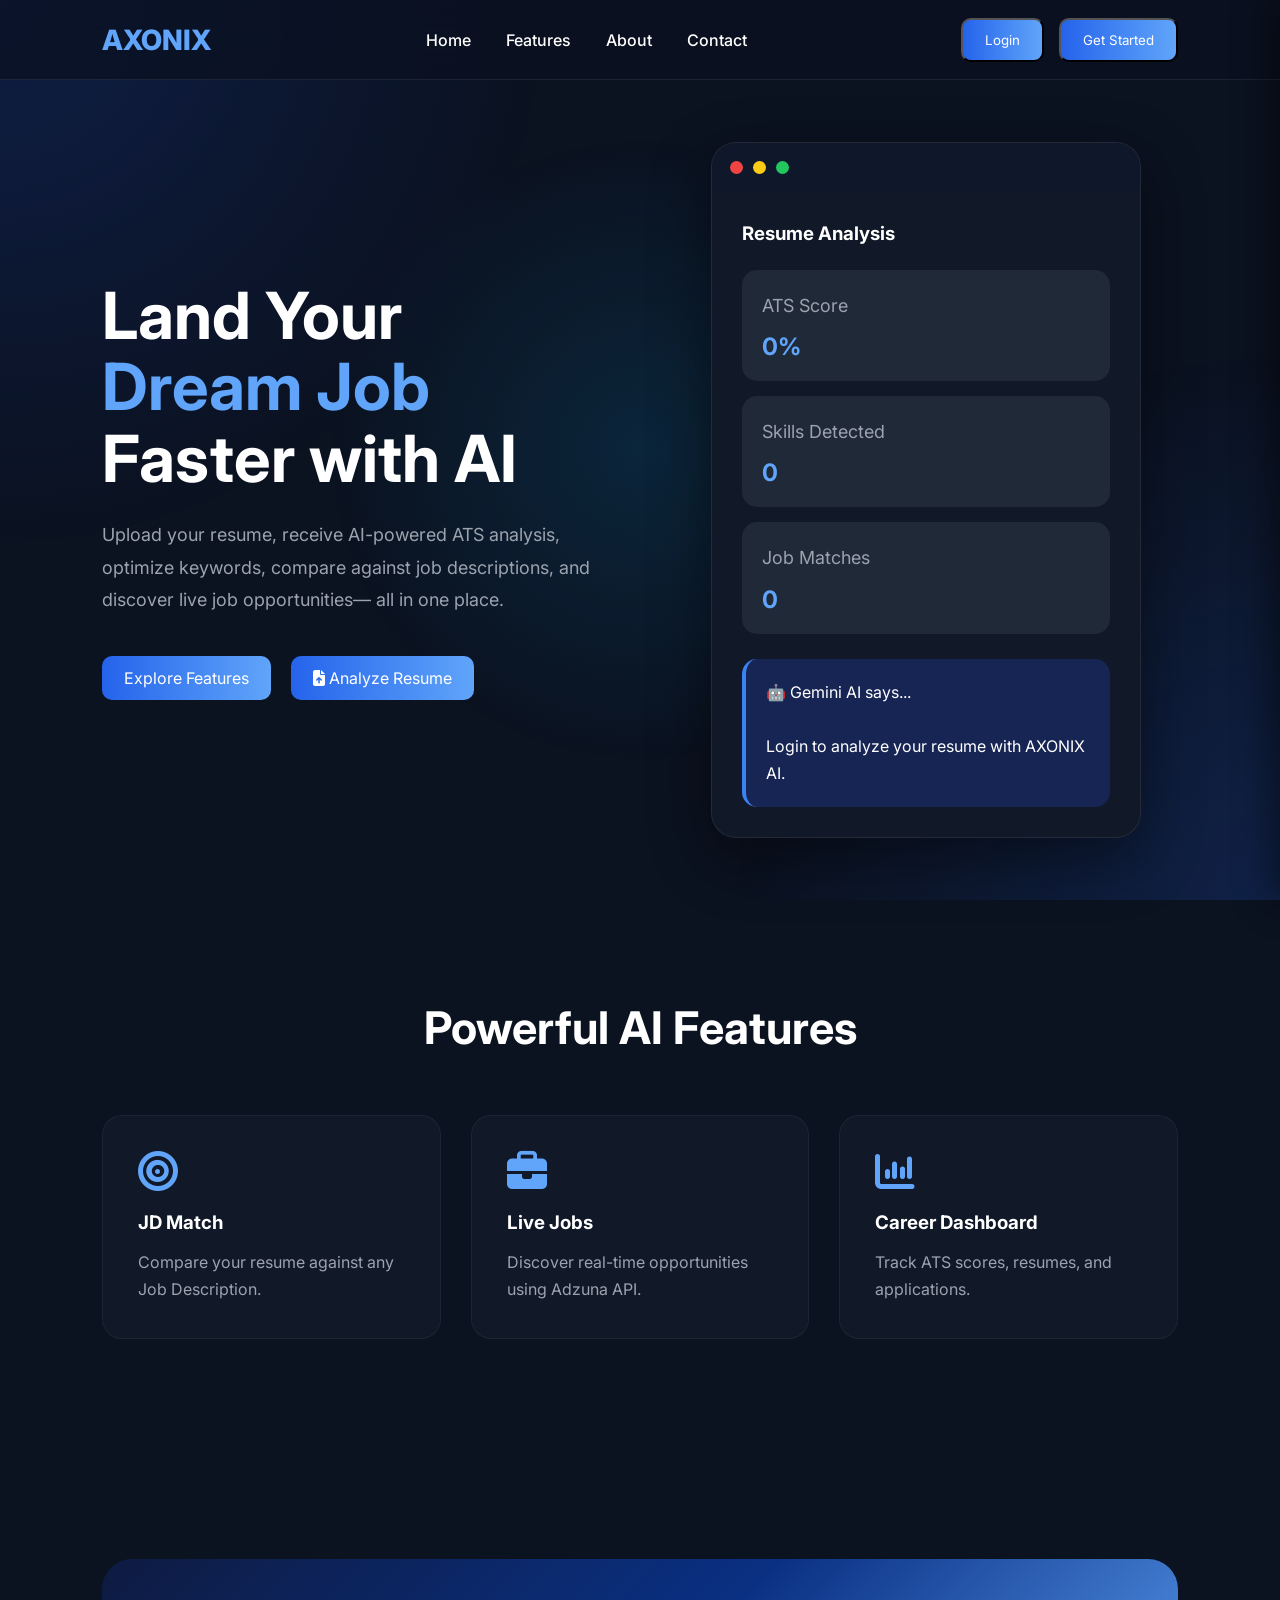
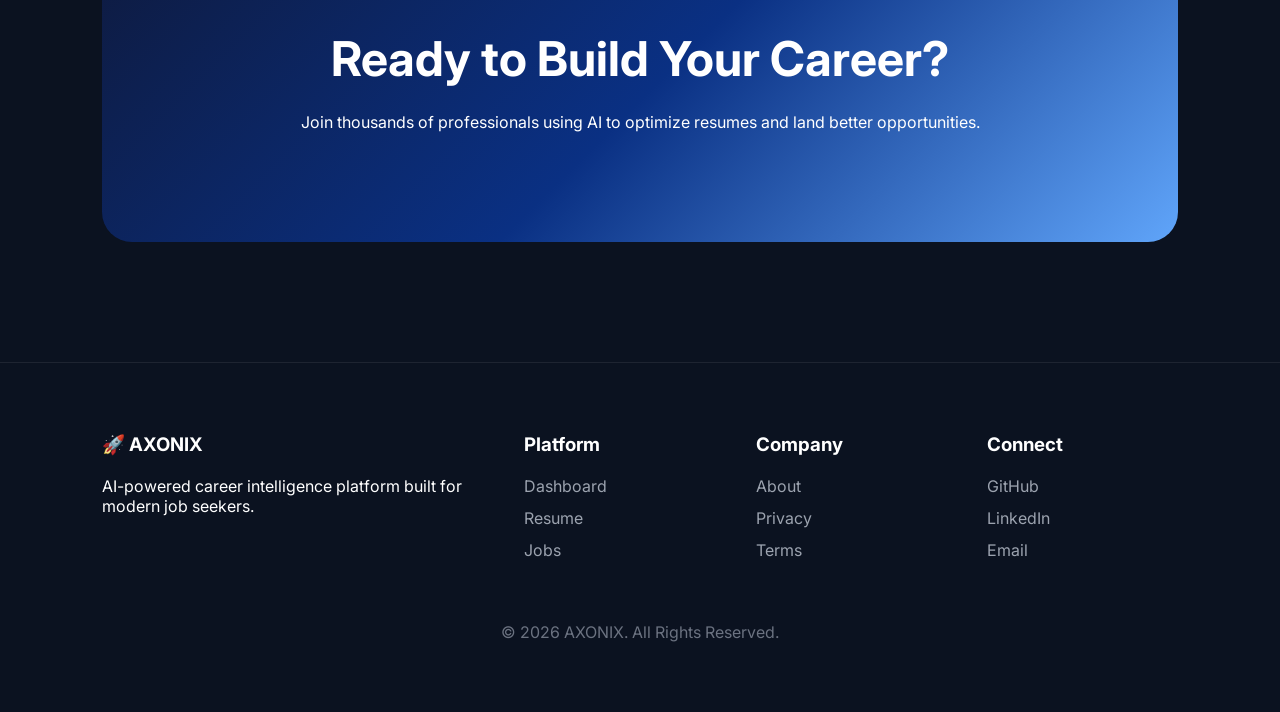
<file: frontend/dashboard.html>
<!DOCTYPE html>
<html lang="en">

<head>
    <meta charset="UTF-8">
    <meta name="viewport"
          content="width=device-width, initial-scale=1.0">

    <title>AXONIX Dashboard</title>

    <!-- Google Font -->
    <link rel="preconnect" href="https://fonts.googleapis.com">

    <link rel="preconnect"
          href="https://fonts.gstatic.com"
          crossorigin>

    <link href="https://fonts.googleapis.com/css2?family=Inter:wght@300;400;500;600;700;800&display=swap"
          rel="stylesheet">

    <!-- Font Awesome -->
    <link rel="stylesheet"
          href="https://cdnjs.cloudflare.com/ajax/libs/font-awesome/6.7.2/css/all.min.css">

    <link rel="stylesheet"
    href="css/dashboard.css">
</head>

<body>

<div class="dashboard">

    <!-- ========================= -->
    <!-- Sidebar Overlay -->
    <!-- ========================= -->

    <div id="sidebarOverlay"></div>

    <!-- ========================= -->
    <!-- Sidebar -->
    <!-- ========================= -->

    <aside id="sidebar" class="sidebar">

        <button id="closeSidebar"
                class="close-sidebar">

            <i class="fa-solid fa-xmark"></i>

        </button>

        <!-- Logo -->

        <div class="logo">

            <div class="logo-icon">

                <i class="fa-solid fa-brain"></i>

            </div>

            <div>

                <h2>AXONIX</h2>

                <span>AI Job Search Copilot</span>

            </div>

        </div>

        <!-- User -->

        <div class="user-card">

            <img id="userAvatar"
                 src="https://ui-avatars.com/api/?name=User"
                 alt="User">

            <div>

                <h3 id="userName">
                    Loading...
                </h3>

                <p id="userEmail">
                    loading@email.com
                </p>

            </div>

        </div>

        <!-- Navigation -->

        <nav>

            <a href="dashboard.html"
               class="active">

                <i class="fa-solid fa-house"></i>

                Dashboard

            </a>

            <a href="analyze.html"
               id="openAnalyzePage">

                <i class="fa-solid fa-file-lines"></i>

                Analyze Resume

            </a>

            <a href="jobs.html">

                <i class="fa-solid fa-briefcase"></i>

                Live Jobs

            </a>

            <!-- <a href="analytics.html">

                <i class="fa-solid fa-chart-line"></i>

                Analytics

            </a>

            <a href="ats-report.html">

                <i class="fa-solid fa-chart-pie"></i>

                ATS Report

            </a>

            <a href="profile.html">

                <i class="fa-solid fa-user"></i>

                Profile

            </a> -->

        </nav>

        <!-- Bottom -->

        <div class="sidebar-bottom">

            <a href="index.html">

                <i class="fa-solid fa-arrow-left"></i>

                Back to Home

            </a>

            <a href="#"
               id="logoutBtn">

                <i class="fa-solid fa-right-from-bracket"></i>

                Logout

            </a>

        </div>

    </aside>

    <!-- ========================= -->
    <!-- Main -->
    <!-- ========================= -->

    <main class="main">

        <!-- Topbar -->

        <header class="topbar">

            <div class="left">

                <button id="menuToggle"
                        class="menu-btn">

                    <i class="fa-solid fa-bars"></i>

                </button>

                <div>

                    <h2>
                        Dashboard
                    </h2>

                    <small>
                        Welcome back 👋
                    </small>

                </div>

            </div>

            <div class="right">

                <button class="bell">

                    <i class="fa-solid fa-bell"></i>

                </button>

                <div class="profile">

                    <img id="topAvatar"
                         src="https://ui-avatars.com/api/?name=User">

                    <div>

                        <strong id="topUserName">

                            Loading...

                        </strong>

                        <br>

                        <small>

                            AXONIX User

                        </small>

                    </div>

                </div>

            </div>

        </header>

        <!-- Hero -->

        <section class="hero">

            <div>

                <span class="badge">

                    🚀 AI Powered Career Assistant

                </span>

                <h1>

                    Welcome,
                    <span id="welcomeName">

                        User

                    </span>

                </h1>

                <p>

                    Analyze your resume, improve your ATS score,
                    discover AI matched jobs, and track your
                    career progress in one intelligent dashboard.

                </p>

                <div class="hero-buttons">

                    <button
                        id="openAnalyzePage"
                        class="primary-btn"
                         onclick="window.location.href='analyze.html'">

                        Analyze Resume

                    </button>

                    <button
                        class="secondary-btn"
                        onclick="window.location.href='jobs.html'">

                        Browse Jobs

                    </button>

                </div>

            </div>

            <div class="resume-card">

                <span class="card-label">

                    Resume Overview

                </span>

                <h2 id="resumeName">

                    No Resume Uploaded

                </h2>

                <div class="progress">

                    <div id="resumeProgress"
                         class="progress-fill">

                    </div>

                </div>

                <div class="stats">
                                        <!-- ATS Score -->

                    <div class="stat-card">

                        <h3 id="atsScore">

                            0%

                        </h3>

                        <span>

                            ATS Score

                        </span>

                    </div>

                    <!-- Skills -->

                    <div class="stat-card">

                        <h3 id="skillsCount">

                            0

                        </h3>

                        <span>

                            Skills Found

                        </span>

                    </div>

                    <!-- Jobs -->

                    <div class="stat-card">

                        <h3 id="jobMatches">

                            0

                        </h3>

                        <span>

                            Job Matches

                        </span>

                    </div>

                </div>

            </div>

        </section>

        <!-- ================================= -->
        <!-- Resume Analytics -->
        <!-- ================================= -->
<!-- 
        <section class="section">

            <div class="section-header">

                <h2>

                    <i class="fa-solid fa-chart-simple"></i>

                    Resume Analytics

                </h2>

            </div>

            <div class="stats analytics-grid">

                <div class="resume-card">

                    <span class="card-label">

                        Resume Status

                    </span>

                    <h2>

                        Ready for AI Review

                    </h2>

                    <p>

                        Upload the latest version of your resume
                        and improve your ATS score with AI-powered
                        recommendations.

                    </p>

                </div>

                <div class="resume-card">

                    <span class="card-label">

                        Resume Progress

                    </span>

                    <div class="progress">

                        <div
                            id="resumeProgress"
                            class="progress-fill">

                        </div>

                    </div>

                    <p>

                        Higher ATS scores increase the chances
                        of getting shortlisted.

                    </p>

                </div>

            </div>

        </section> -->

        <!-- ================================= -->
        <!-- AI Suggestions -->
        <!-- ================================= -->

        <section class="section">

            <div class="section-header">

                <h2>

                    <i class="fa-solid fa-wand-magic-sparkles"></i>

                    AI Suggestions

                </h2>

            </div>

            <div
                id="suggestions"
                class="suggestions">

                <div class="suggestion-card">

                    <i class="fa-solid fa-spinner fa-spin"></i>

                    <div>

                        <h3>

                            Loading...

                        </h3>

                        <p>

                            Fetching AI suggestions...

                        </p>

                    </div>

                </div>

            </div>

        </section>
                <!-- ================================= -->
        <!-- Recommended Jobs -->
        <!-- ================================= -->

        <section class="section">

            <div class="section-header">

                <h2>

                    <i class="fa-solid fa-briefcase"></i>

                    Recommended Jobs

                </h2>

                <a href="jobs.html" class="view-all">

                    View All

                </a>

            </div>

            <div
                id="recommendedJobs"
                class="jobs-list">

                <div class="job-card">

                    <div class="job-info">

                        <div class="company-icon">

                            <i class="fa-solid fa-building"></i>

                        </div>

                        <div>

                            <h3>

                                Loading Jobs...

                            </h3>

                            <p>

                                Please wait while AXONIX finds jobs.

                            </p>

                        </div>

                    </div>

                </div>

            </div>

        </section>

        <!-- ================================= -->
        <!-- Quick Actions -->
        <!-- ================================= -->

        <!-- <section class="section">

            <div class="section-header">

                <h2>

                    <i class="fa-solid fa-bolt"></i>

                    Quick Actions

                </h2>

            </div>

            <div class="stats">

                <div class="resume-card">

                    <i class="fa-solid fa-file-arrow-up fa-2x"></i>

                    <h3>

                        Upload Resume

                    </h3>

                    <p>

                        Upload a new resume and receive an AI review.

                    </p>

                    <button
                        class="primary-btn"
                        onclick="location.href='analyze.html'">

                        Upload

                    </button>

                </div>

                <div class="resume-card">

                    <i class="fa-solid fa-magnifying-glass fa-2x"></i>

                    <h3>

                        Search Jobs

                    </h3>

                    <p>

                        Find AI-matched jobs based on your resume.

                    </p>

                    <button
                        class="primary-btn"
                        onclick="location.href='jobs.html'">

                        Search

                    </button>

                </div>

                <div class="resume-card">

                    <i class="fa-solid fa-chart-line fa-2x"></i>

                    <h3>

                        ATS Report

                    </h3>

                    <p>

                        View your complete ATS analysis and score.

                    </p>

                    <button
                        class="primary-btn"
                        onclick="location.href='ats-report.html'">

                        View Report

                    </button>

                </div>

            </div>

        </section> -->

        <!-- ================================= -->
        <!-- Loading Popup -->
        <!-- ================================= -->

        <div
            id="loadingPopup"
            class="loading-popup">

            <div class="loading-box">

                <div class="spinner"></div>

                <p id="loadingMessage">

                    Loading Dashboard...

                </p>

            </div>

        </div>

    </main>

</div>

<script src="js/dashboard.js"></script>

</body>

</html>
</file>
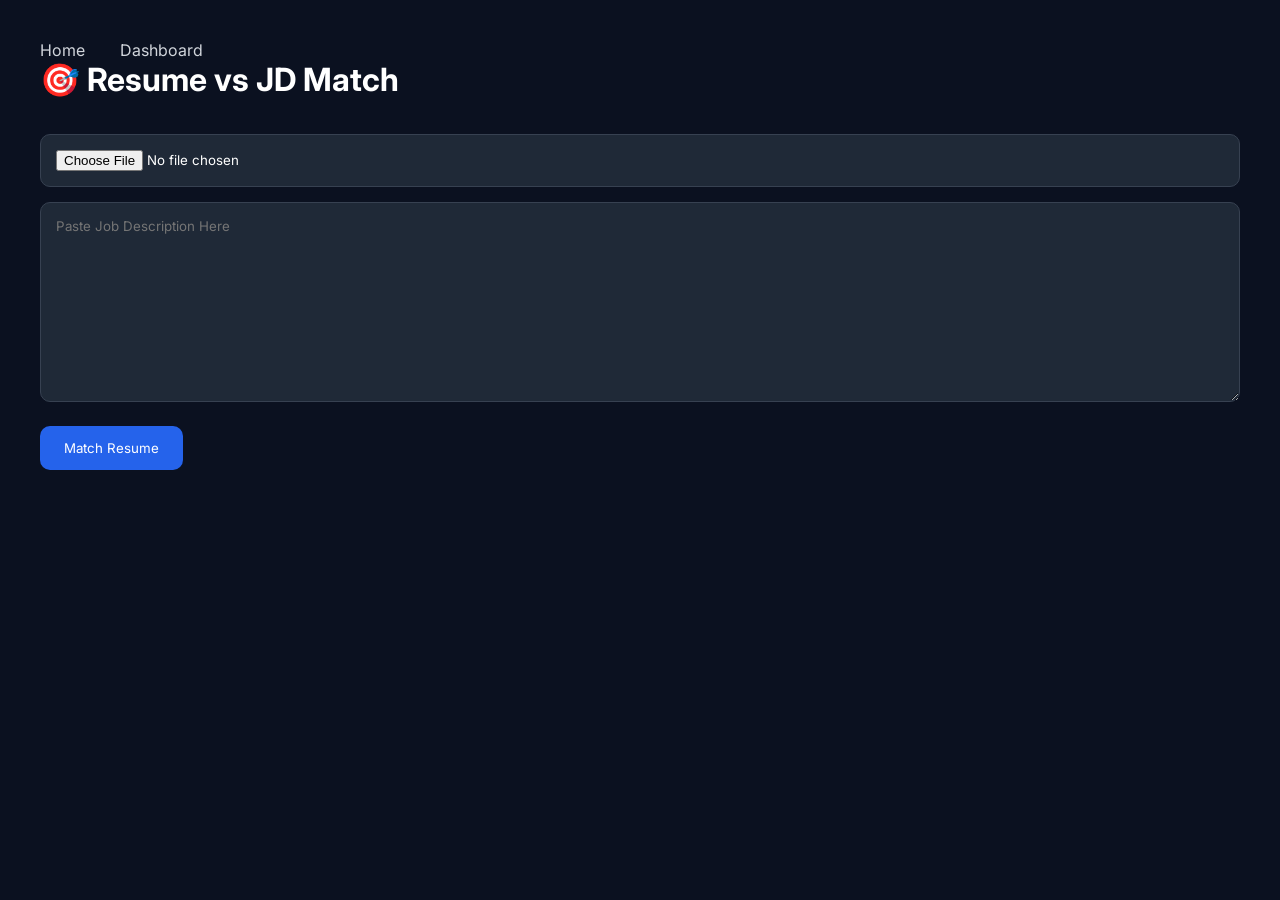
<file: frontend/jd-match.html>
<!DOCTYPE html>
<html lang="en">
<head>
<meta charset="UTF-8">
<meta name="viewport" content="width=device-width, initial-scale=1.0">
<title>AXONIX | JD Match</title>

<link href="https://fonts.googleapis.com/css2?family=Inter:wght@400;500;600;700&display=swap" rel="stylesheet">

<style>
*{margin:0;padding:0;box-sizing:border-box;font-family:'Inter',sans-serif;}
body{background:#0b1120;color:white;padding:40px;}
.container{max-width:1100px;margin:auto;}
.card{
background:#111827;
border:1px solid #1f2937;
padding:30px;
border-radius:20px;
}
input[type=file],textarea{
width:100%;
padding:15px;
background:#1f2937;
border:1px solid #374151;
border-radius:10px;
color:white;
margin-top:15px;
}
textarea{
height:200px;
}
button{
margin-top:20px;
padding:14px 24px;
background:#2563eb;
border:none;
border-radius:10px;
color:white;
cursor:pointer;
}
.result{
margin-top:25px;
background:#111827;
padding:25px;
border-radius:20px;
}
a{color:#60a5fa;text-decoration:none;}
.loading-container{
    display:none;
    text-align:center;
    margin-top:30px;
}

.spinner{
    width:60px;
    height:60px;
    border:6px solid #1f2937;
    border-top:6px solid #3b82f6;
    border-radius:50%;
    animation:spin 1s linear infinite;
    margin:auto;
}

.loading-text{
    margin-top:15px;
    color:#60a5fa;
    font-size:18px;
}

@keyframes spin{
    0%{
        transform:rotate(0deg);
    }
    100%{
        transform:rotate(360deg);
    }
}
.nav-links{

    display:flex;
    gap:35px;
    margin-right: 0px;
    margin: left;

}

.nav-links a{

    color:#d1d5db;
    text-decoration:none;
    font-size:16px;
    transition:.3s;

}

.nav-links a:hover{

    color:#60a5fa;

}
</style>
</head>
<body>

<div class="nav-links">

            <a href="index.html">Home</a>


            <a href="dashboard.html">Dashboard</a>

         

        </div>

<h1>🎯 Resume vs JD Match</h1>

<br>

<input type="file" id="resumeFile">

<textarea
id="jobDescription"
placeholder="Paste Job Description Here">
</textarea>

<button onclick="matchJD()">
Match Resume
</button>

</div>
<div id="loading" class="loading-container">

    <div class="spinner"></div>

    <p class="loading-text">
        🤖 AI is analyzing...
    </p>

</div>
<div id="result"></div>

</div>

<script>
function showLoading(){

    document.getElementById(
        "loading"
    ).style.display = "block";
}

function hideLoading(){

    document.getElementById(
        "loading"
    ).style.display = "none";
}
const API_URL="https://axonix-copilot.onrender.com";

async function matchJD() {

    const file = document.getElementById("resumeFile").files[0];
    const jd = document.getElementById("jobDescription").value;

    if (!file || !jd) {

        alert("Upload resume and paste JD");
        return;

    }

    // ✅ Show loading
    showLoading();

    // Clear previous result
    document.getElementById("result").innerHTML = "";

    const formData = new FormData();

    formData.append("file", file);
    formData.append("job_description", jd);

    try {

        const response = await fetch(`${API_URL}/jd-match`, {
            method: "POST",
            body: formData
        });

        const data = await response.json();
        if(!data.success){

    hideLoading();

    alert(data.message);

    return;

}

        const result = data.result;

        // ✅ Hide loading
        hideLoading();

        document.getElementById("result").innerHTML = `
        <div class="result">

        <h2>🎯 Match Score: ${result.match_score}%</h2>

        <br>

        <h3>✅ Matched Skills</h3>
        <ul>
        ${result.matched_skills.map(skill => `<li>${skill}</li>`).join("")}
        </ul>

        <br>

        <h3>❌ Missing Skills</h3>
        <ul>
        ${result.missing_skills.map(skill => `<li>${skill}</li>`).join("")}
        </ul>

        <br>

        <h3>💪 Strengths</h3>
        <ul>
        ${result.strengths.map(item => `<li>${item}</li>`).join("")}
        </ul>

        <br>

        <h3>💡 AI Suggestions</h3>
        <ul>
        ${result.suggestions.map(item => `<li>${item}</li>`).join("")}
        </ul>

        <br>

        <h3>📄 Summary</h3>

        <p>${result.summary}</p>

        </div>
        `;

    }
    catch (error) {

        hideLoading();

        console.error(error);

        alert("Something went wrong.");

    }

}

</script>


</body>
</html>
</file>
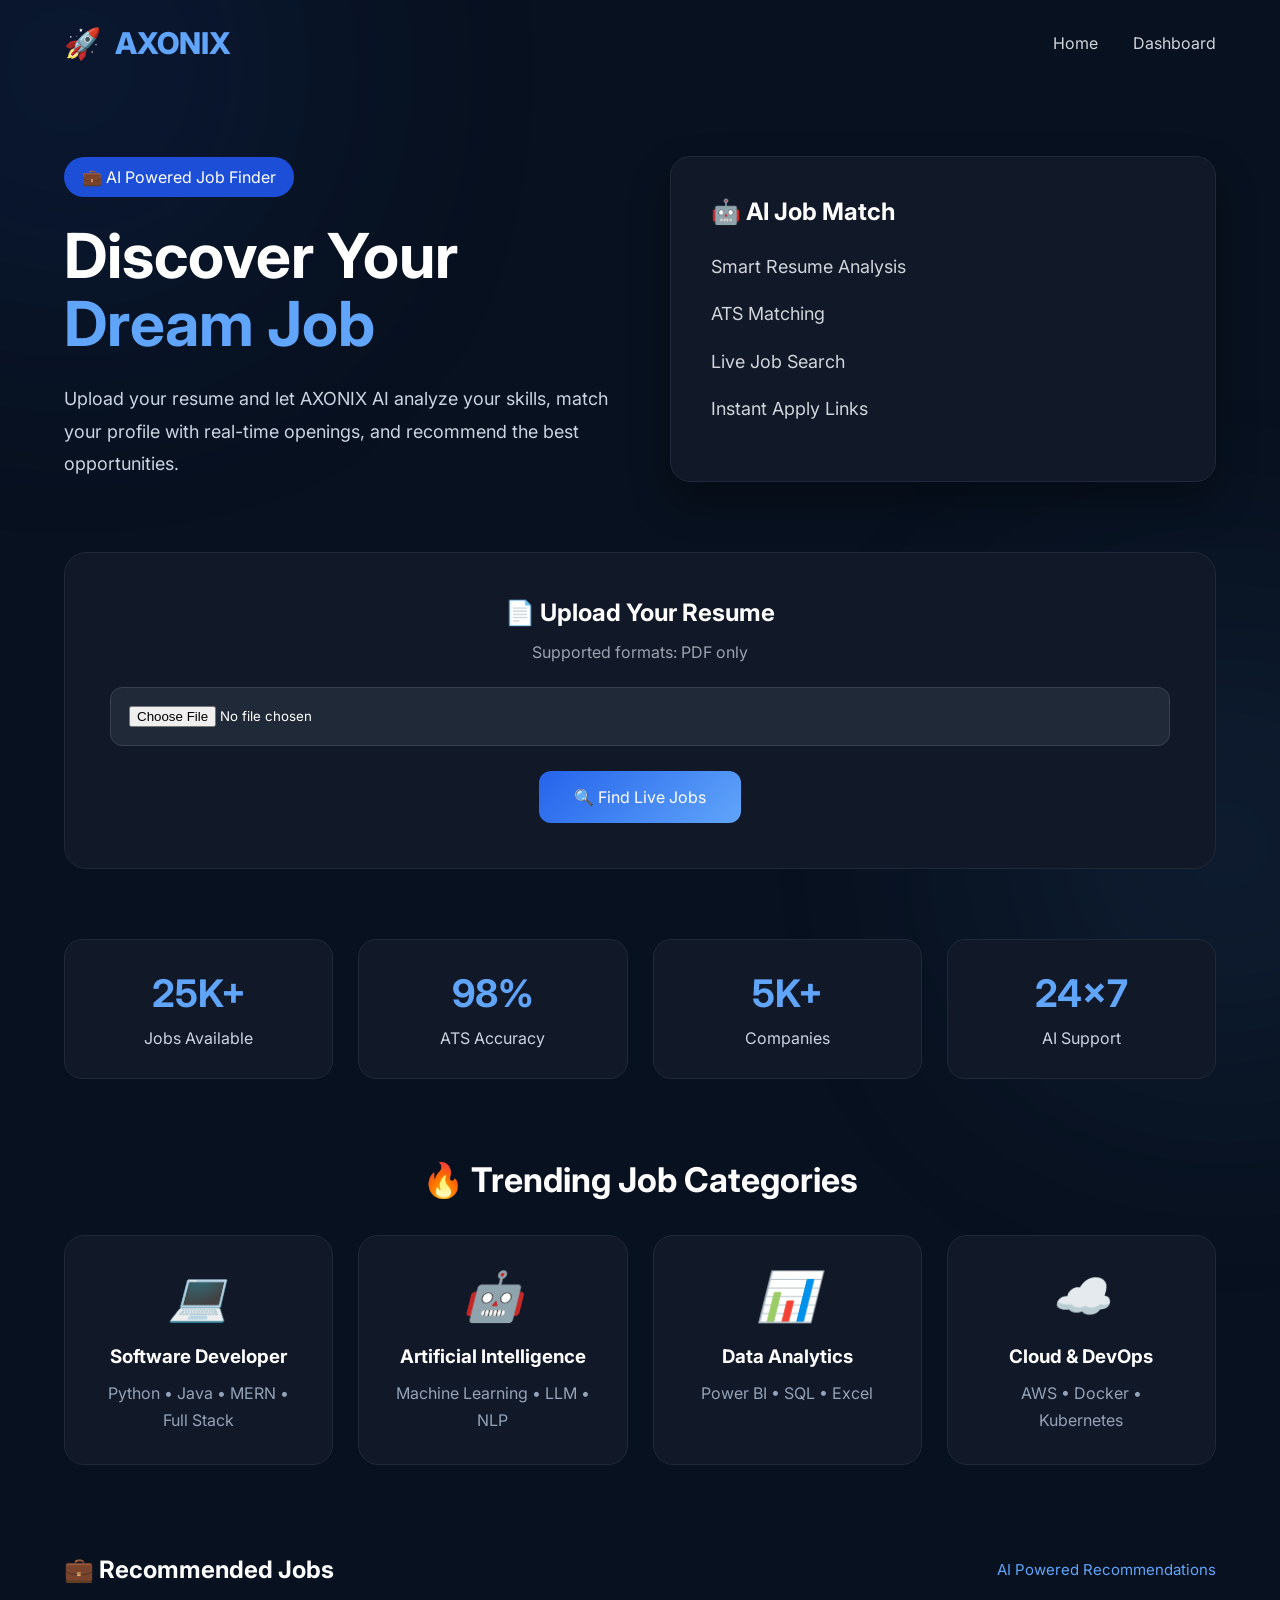
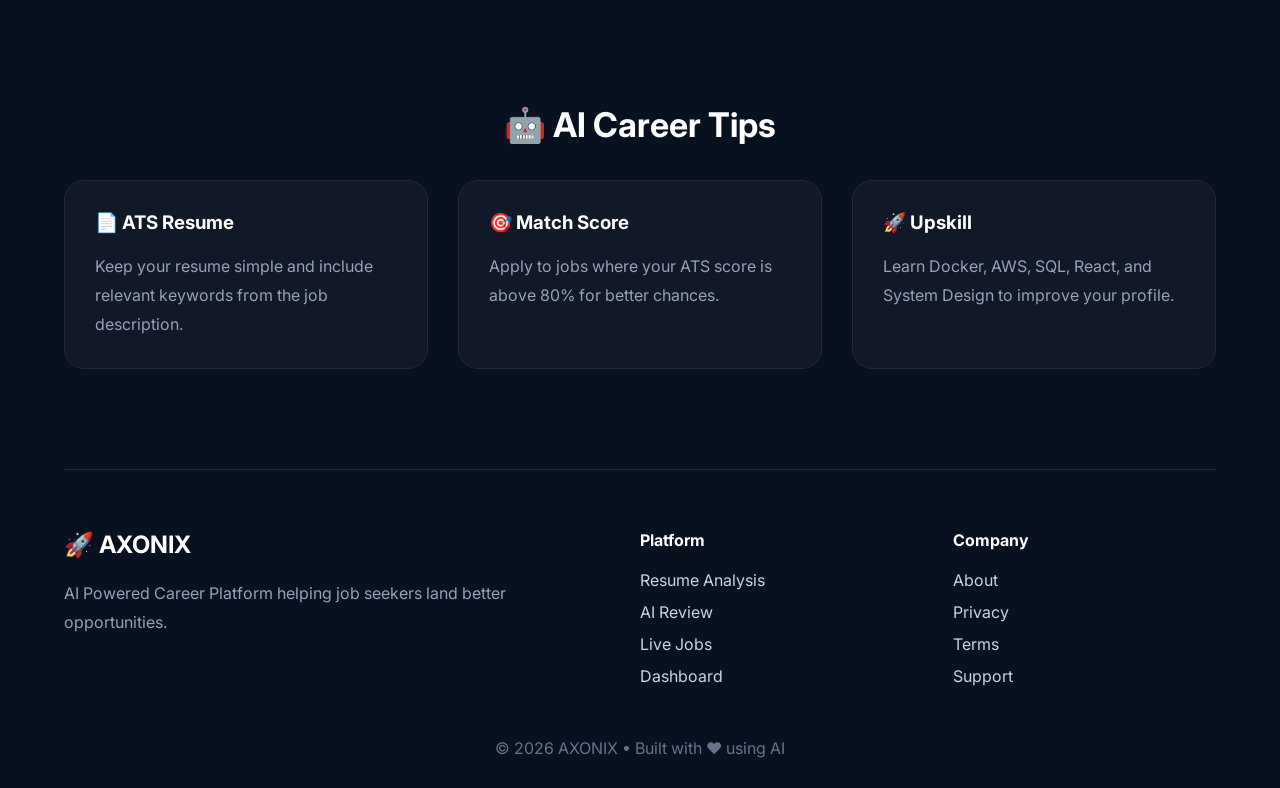
<file: frontend/jobs.html>
<!DOCTYPE html>
<html lang="en">
<head>
<meta charset="UTF-8">
<meta name="viewport" content="width=device-width, initial-scale=1.0">

<title>AXONIX | Live Jobs</title>

<link href="https://fonts.googleapis.com/css2?family=Inter:wght@400;500;600;700&display=swap" rel="stylesheet">

<style>

/* ==========================================
   AXONIX LIVE JOBS
   PART 3A
========================================== */

*{
    margin:0;
    padding:0;
    box-sizing:border-box;
    font-family:'Inter',sans-serif;
}

body{

    background:#08111f;
    color:#fff;
    overflow-x:hidden;

}

/* Background Glow */

.bg-glow{

    position:fixed;
    border-radius:50%;
    filter:blur(140px);
    opacity:.18;
    z-index:-1;

}

.glow1{

    width:380px;
    height:380px;
    background:#2563eb;
    top:-120px;
    left:-120px;

}

.glow2{

    width:350px;
    height:350px;
    background:#60a5fa;
    bottom:-120px;
    right:-120px;

}

.container{

    width:90%;
    max-width:1300px;
    margin:auto;

}

/* ==========================
   NAVBAR
========================== */

.navbar{

    display:flex;
    justify-content:space-between;
    align-items:center;

    padding:25px 0;

}

.logo{

    font-size:30px;
    font-weight:800;
    color:#60a5fa;

}

.logo span{

    margin-left:8px;

}

.nav-links{

    display:flex;
    gap:35px;

}

.nav-links a{

    color:#d1d5db;
    text-decoration:none;
    font-size:16px;
    transition:.3s;

}

.nav-links a:hover{

    color:#60a5fa;

}

/* ==========================
   HERO
========================== */

.hero{

    display:grid;
    grid-template-columns:1fr 1fr;
    gap:60px;
    align-items:center;

    padding:70px 0;

}

.badge{

    display:inline-block;

    background:#1d4ed8;
    color:white;

    padding:10px 18px;

    border-radius:50px;

    margin-bottom:25px;

}

.hero h1{

    font-size:62px;
    line-height:1.1;

}

.hero h1 span{

    color:#60a5fa;

}

.hero p{

    color:#cbd5e1;
    margin-top:25px;
    font-size:18px;
    line-height:1.8;

}

.hero-card{

    background:#111827;

    border:1px solid #1f2937;

    padding:40px;

    border-radius:20px;

    box-shadow:0 20px 40px rgba(0,0,0,.3);

}

.hero-card h2{

    margin-bottom:25px;

}

.hero-card p{

    margin:15px 0;

    color:#d1d5db;

}

/* ==========================
   STATS
========================== */

.stats{

    display:grid;

    grid-template-columns:repeat(4,1fr);

    gap:25px;

    margin-bottom:70px;

}

.stat-card{

    background:#111827;

    border:1px solid #1f2937;

    border-radius:18px;

    padding:30px;

    text-align:center;

    transition:.35s;

}

.stat-card:hover{

    transform:translateY(-8px);

    border-color:#3b82f6;

    box-shadow:0 18px 35px rgba(37,99,235,.25);

}

.stat-card h2{

    font-size:38px;

    color:#60a5fa;

}

.stat-card p{

    color:#cbd5e1;

    margin-top:12px;

}

/* ==========================
   UPLOAD CARD
========================== */

.upload-section{

    margin-bottom:70px;

}

.upload-card{

    background:#111827;

    border:1px solid #1f2937;

    border-radius:22px;

    padding:45px;

    text-align:center;

}

.upload-card h2{

    margin-bottom:15px;

}

.upload-card p{

    color:#9ca3af;

    margin-bottom:25px;

}

.upload-card input{

    width:100%;

    padding:18px;

    border-radius:12px;

    border:1px solid #374151;

    background:#1f2937;

    color:white;

    margin-bottom:25px;

}

.upload-card button{

    background:linear-gradient(
        135deg,
        #2563eb,
        #60a5fa
    );

    color:white;

    border:none;

    border-radius:12px;

    padding:16px 35px;

    cursor:pointer;

    font-size:16px;

    transition:.35s;

}

.upload-card button:hover{

    transform:translateY(-4px);

    box-shadow:0 15px 35px rgba(37,99,235,.35);

}

/* ==========================
   LOADING
========================== */

.loading-container{

    display:none;

    text-align:center;

    margin:60px 0;

}

.spinner{

    width:70px;
    height:70px;

    margin:auto;

    border-radius:50%;

    border:7px solid #1f2937;

    border-top:7px solid #3b82f6;

    animation:spin 1s linear infinite;

}

.loading-text{

    margin-top:20px;

    color:#60a5fa;

    font-size:18px;

}

@keyframes spin{

    from{

        transform:rotate(0deg);

    }

    to{

        transform:rotate(360deg);

    }

}
/* ==========================================
   FEATURED CATEGORIES
========================================== */

.section-title{

    font-size:34px;

    margin-bottom:35px;

    text-align:center;

}

.categories{

    margin:80px 0;

}

.category-grid{

    display:grid;

    grid-template-columns:repeat(4,1fr);

    gap:25px;

}

.category-card{

    background:#111827;

    border:1px solid #1f2937;

    border-radius:20px;

    padding:30px;

    text-align:center;

    transition:.35s;

    cursor:pointer;

}

.category-card:hover{

    transform:translateY(-10px);

    border-color:#3b82f6;

    box-shadow:0 20px 40px rgba(37,99,235,.25);

}

.category-card i{

    font-size:48px;

    display:block;

    margin-bottom:20px;

}

.category-card h3{

    margin-bottom:12px;

}

.category-card p{

    color:#94a3b8;

    line-height:1.7;

}

/* ==========================================
   JOB RESULTS
========================================== */

.results-section{

    margin:90px 0;

}

.results-header{

    display:flex;

    justify-content:space-between;

    align-items:center;

    margin-bottom:30px;

}

.results-header span{

    color:#60a5fa;

    font-size:15px;

}

.jobs-grid{

    display:grid;

    grid-template-columns:repeat(auto-fit,minmax(340px,1fr));

    gap:30px;

}

/* ==========================================
   JOB CARD
========================================== */

.job{

    background:#111827;

    border:1px solid #1f2937;

    border-radius:22px;

    padding:28px;

    transition:.35s;

    position:relative;

    overflow:hidden;

}

.job::before{

    content:"";

    position:absolute;

    top:0;

    left:0;

    width:100%;

    height:4px;

    background:linear-gradient(

        90deg,

        #2563eb,

        #60a5fa

    );

}

.job:hover{

    transform:translateY(-10px);

    border-color:#3b82f6;

    box-shadow:0 25px 45px rgba(37,99,235,.25);

}

.job h2{

    margin-bottom:18px;

    color:#ffffff;

}

.job p{

    color:#cbd5e1;

    margin:10px 0;

    line-height:1.8;

}

.apply{

    display:inline-block;

    margin-top:20px;

    padding:12px 24px;

    background:linear-gradient(

        135deg,

        #16a34a,

        #22c55e

    );

    color:white;

    text-decoration:none;

    border-radius:10px;

    transition:.35s;

}

.apply:hover{

    transform:translateY(-3px);

    box-shadow:0 15px 35px rgba(34,197,94,.35);

}

/* ==========================================
   AI TIPS
========================================== */

.tips{

    margin:90px 0;

}

.tips-grid{

    display:grid;

    grid-template-columns:repeat(3,1fr);

    gap:30px;

}

.tip-card{

    background:#111827;

    border:1px solid #1f2937;

    border-radius:20px;

    padding:30px;

    transition:.35s;

}

.tip-card:hover{

    transform:translateY(-8px);

    border-color:#60a5fa;

}

.tip-card h3{

    margin-bottom:18px;

}

.tip-card p{

    color:#94a3b8;

    line-height:1.8;

}

/* ==========================================
   FOOTER
========================================== */

footer{

    margin-top:100px;

    border-top:1px solid #1f2937;

    padding:60px 0 30px;

}

.footer-content{

    display:grid;

    grid-template-columns:2fr 1fr 1fr;

    gap:50px;

}

.footer-content h2,

.footer-content h4{

    margin-bottom:20px;

}

.footer-content p{

    color:#94a3b8;

    line-height:1.8;

}

.footer-content a{

    display:block;

    text-decoration:none;

    color:#cbd5e1;

    margin-bottom:12px;

    transition:.3s;

}

.footer-content a:hover{

    color:#60a5fa;

}

.copyright{

    margin-top:40px;

    text-align:center;

    color:#64748b;

}

/* ==========================================
   SCROLLBAR
========================================== */

::-webkit-scrollbar{

    width:10px;

}

::-webkit-scrollbar-track{

    background:#08111f;

}

::-webkit-scrollbar-thumb{

    background:#2563eb;

    border-radius:20px;

}

/* ==========================================
   RESPONSIVE
========================================== */

@media(max-width:1100px){

.hero{

    grid-template-columns:1fr;

}

.stats{

    grid-template-columns:repeat(2,1fr);

}

.category-grid{

    grid-template-columns:repeat(2,1fr);

}

.tips-grid{

    grid-template-columns:1fr;

}

.footer-content{

    grid-template-columns:1fr;

}

}

@media(max-width:768px){

.navbar{

    flex-direction:column;

    gap:20px;

}

.nav-links{

    flex-wrap:wrap;

    justify-content:center;

}

.hero h1{

    font-size:42px;

}

.stats{

    grid-template-columns:1fr;

}

.category-grid{

    grid-template-columns:1fr;

}

.results-header{

    flex-direction:column;

    gap:10px;

}

.jobs-grid{

    grid-template-columns:1fr;

}

.upload-card{

    padding:25px;

}

}
/* =============================
   TOAST
============================= */

.toast{

    position:fixed;

    right:30px;

    bottom:30px;

    background:#16a34a;

    color:white;

    padding:16px 26px;

    border-radius:12px;

    font-weight:600;

    opacity:0;

    transform:translateY(40px);

    transition:.35s;

    box-shadow:0 15px 40px rgba(0,0,0,.3);

    z-index:99999;

}

.toast.show{

    opacity:1;

    transform:translateY(0);

}

/* =============================
   JOB ANIMATION
============================= */

@keyframes fadeUp{

    from{

        opacity:0;

        transform:translateY(30px);

    }

    to{

        opacity:1;

        transform:translateY(0);

    }

}
.back-btn{

    background:#2563eb;

    color:white;

    border:none;

    padding:12px 22px;

    border-radius:8px;

    font-size:16px;

    cursor:pointer;

    transition:.3s;

}

.back-btn:hover{

    background:#1d4ed8;

}
</style>
</head>
<body>
    

<div class="bg-glow glow1"></div>
<div class="bg-glow glow2"></div>

<div class="container">

    <!-- ==========================
            NAVBAR
    =========================== -->
<!-- <div style="margin-bottom:20px;">
    <button id="backBtn" class="back-btn">
        ← Back
    </button>
</div> -->
    <nav class="navbar">

        <div class="logo">

            🚀 <span>AXONIX</span>

        </div>

        <div class="nav-links">

            <a href="index.html">Home</a>


            <a href="dashboard.html">Dashboard</a>

         

        </div>

    </nav>

    <!-- ==========================
            HERO
    =========================== -->

    <section class="hero">

        <div class="hero-left">

            <span class="badge">

                💼 AI Powered Job Finder

            </span>

            <h1>

                Discover Your

                <span>Dream Job</span>

            </h1>

            <p>

                Upload your resume and let AXONIX AI analyze your
                skills, match your profile with real-time openings,
                and recommend the best opportunities.

            </p>

        </div>

        <div class="hero-right">

            <div class="hero-card">

                <h2>🤖 AI Job Match</h2>

                <p>

                    Smart Resume Analysis

                </p>

                <p>

                    ATS Matching

                </p>

                <p>

                    Live Job Search

                </p>

                <p>

                    Instant Apply Links

                </p>

            </div>

        </div>

    </section>
<!-- ==========================
            UPLOAD CARD
    =========================== -->

    <section class="upload-section">

        <div class="upload-card">

            <h2>

                📄 Upload Your Resume

            </h2>

            <p>

                Supported formats:
                PDF only

            </p>

            <input
                type="file"
                id="resumeFile">

            <button onclick="findJobs()">

                🔍 Find Live Jobs

            </button>

        </div>

    </section>

    <!-- Loading -->

    <div
        id="loading"
        class="loading-container">

        <div class="spinner"></div>

        <p class="loading-text">

            🤖 AI is analyzing your resume...

        </p>

    </div>
    <!-- ==========================
            STATS
    =========================== -->

    <section class="stats">

        <div class="stat-card">

            <h2>25K+</h2>

            <p>Jobs Available</p>

        </div>

        <div class="stat-card">

            <h2>98%</h2>

            <p>ATS Accuracy</p>

        </div>

        <div class="stat-card">

            <h2>5K+</h2>

            <p>Companies</p>

        </div>

        <div class="stat-card">

            <h2>24x7</h2>

            <p>AI Support</p>

        </div>

    </section>

    
        <!-- ==========================
            FEATURED CATEGORIES
    ===========================  -->

   <section class="categories">

        <h2 class="section-title">

            🔥 Trending Job Categories

        </h2>

        <div class="category-grid">

            <div class="category-card">

                <i>💻</i>

                <h3>Software Developer</h3>

                <p>Python • Java • MERN • Full Stack</p>

            </div>

            <div class="category-card">

                <i>🤖</i>

                <h3>Artificial Intelligence</h3>

                <p>Machine Learning • LLM • NLP</p>

            </div>

            <div class="category-card">

                <i>📊</i>

                <h3>Data Analytics</h3>

                <p>Power BI • SQL • Excel</p>

            </div>

            <div class="category-card">

                <i>☁️</i>

                <h3>Cloud & DevOps</h3>

                <p>AWS • Docker • Kubernetes</p>

            </div>

        </div>

    </section>

     

    <section class="results-section">

        <div class="results-header">

            <h2>

                💼 Recommended Jobs

            </h2>

            <span>

                AI Powered Recommendations

            </span>

        </div>

        <div id="jobsContainer" class="jobs-grid">

            <!-- Jobs will appear here -->

        </div>

    </section>

    <!-- ==========================
            AI TIPS
    =========================== -->

    <section class="tips">

        <h2 class="section-title">

            🤖 AI Career Tips

        </h2>

        <div class="tips-grid">

            <div class="tip-card">

                <h3>

                    📄 ATS Resume

                </h3>

                <p>

                    Keep your resume simple and include
                    relevant keywords from the job description.

                </p>

            </div>

            <div class="tip-card">

                <h3>

                    🎯 Match Score

                </h3>

                <p>

                    Apply to jobs where your ATS score is
                    above 80% for better chances.

                </p>

            </div>

            <div class="tip-card">

                <h3>

                    🚀 Upskill

                </h3>

                <p>

                    Learn Docker, AWS, SQL, React,
                    and System Design to improve
                    your profile.

                </p>

            </div>

        </div>

    </section>

    <!-- ==========================
            FOOTER
    =========================== -->

    <footer>

        <div class="footer-content">

            <div>

                <h2>

                    🚀 AXONIX

                </h2>

                <p>

                    AI Powered Career Platform helping
                    job seekers land better opportunities.

                </p>

            </div>

            <div>

                <h4>

                    Platform

                </h4>

                <a href="#">Resume Analysis</a>

                <a href="#">AI Review</a>

                <a href="#">Live Jobs</a>

                <a href="#">Dashboard</a>

            </div>

            <div>

                <h4>

                    Company

                </h4>

                <a href="#">About</a>

                <a href="#">Privacy</a>

                <a href="#">Terms</a>

                <a href="#">Support</a>

            </div>

        </div>

        <div class="copyright">

            © 2026 AXONIX • Built with ❤️ using AI

        </div>

    </footer>

</div>
<script>

const API_URL = "https://axonix-copilot.onrender.com";

const loading = document.getElementById("loading");
const jobsContainer = document.getElementById("jobsContainer");

// =============================
// SHOW LOADING
// =============================

function showLoading(){

    jobsContainer.innerHTML = "";

    loading.style.display = "block";

}

// =============================
// HIDE LOADING
// =============================

function hideLoading(){

    loading.style.display = "none";

}

// =============================
// FIND JOBS
// =============================

async function findJobs(){

    const file = document.getElementById("resumeFile").files[0];

    if(!file){

        alert("Please upload your resume.");
        return;

    }

    showLoading();

    jobsContainer.innerHTML="";

    const token = localStorage.getItem("access_token");

    const formData = new FormData();
    formData.append("file", file);

    try{

        // STEP 1
        // Analyze resume + search jobs + save to DB

        const analyzeResponse = await fetch(

            `${API_URL}/analyze-resume`,

            {

                method:"POST",

                headers:{
                    Authorization:`Bearer ${token}`
                },

                body:formData

            }

        );

        const analyzeData = await analyzeResponse.json();

        if(!analyzeResponse.ok){

            hideLoading();

            alert(analyzeData.message || "Resume analysis failed.");

            return;

        }

        // STEP 2
        // Load jobs from database

        const jobsResponse = await fetch(

            `${API_URL}/live-jobs`,

            {

                method:"GET",

                headers:{
                    Authorization:`Bearer ${token}`
                }

            }

        );

        const data = await jobsResponse.json();

        hideLoading();

        if(!jobsResponse.ok){

            jobsContainer.innerHTML=`
                <div class="job">
                    <h2>❌ Error</h2>
                    <p>${data.detail || "Unable to load jobs."}</p>
                </div>
            `;
            return;

        }

        if(!data.jobs || data.jobs.length===0){

            jobsContainer.innerHTML=`
                <div class="job">
                    <h2>😔 No Jobs Found</h2>
                    <p>Try another resume.</p>
                </div>
            `;
            return;

        }

        let html="";

        data.jobs.forEach((job,index)=>{

            html += `
            <div
                class="job"
                style="
                    opacity:0;
                    transform:translateY(30px);
                    animation:fadeUp .6s ease forwards;
                    animation-delay:${index*0.1}s;
                ">

                <h2>💼 ${job.title}</h2>

                <p>
                    🏢 <strong>${job.company}</strong>
                </p>

                <p>
                    📍 ${job.location}
                </p>

                <p>
                    ${job.description || ""}
                </p>

                <a
                    class="apply"
                    href="${job.apply_link}"
                    target="_blank">

                    🚀 Apply Now

                </a>

            </div>
            `;

        });

        jobsContainer.innerHTML = html;

        jobsContainer.scrollIntoView({

            behavior:"smooth"

        });

        showSuccess();

    }

    catch(err){

        hideLoading();

        console.error(err);

        jobsContainer.innerHTML=`
            <div class="job">
                <h2>⚠ Server Error</h2>
                <p>${err.message}</p>
            </div>
        `;

    }

}
// =============================
// SUCCESS TOAST
// =============================

function showSuccess(){

    const toast=document.createElement("div");

    toast.className="toast";

    toast.innerHTML="✅ Jobs Loaded Successfully";

    document.body.appendChild(toast);

    setTimeout(()=>{

        toast.classList.add("show");

    },100);

    setTimeout(()=>{

        toast.classList.remove("show");

        setTimeout(()=>{

            toast.remove();

        },400);

    },2500);

}
const backBtn = document.getElementById("backBtn");

if(backBtn){

    backBtn.addEventListener("click", () => {

        window.history.back();

    });

}

</script>

</body>
</html>
</file>
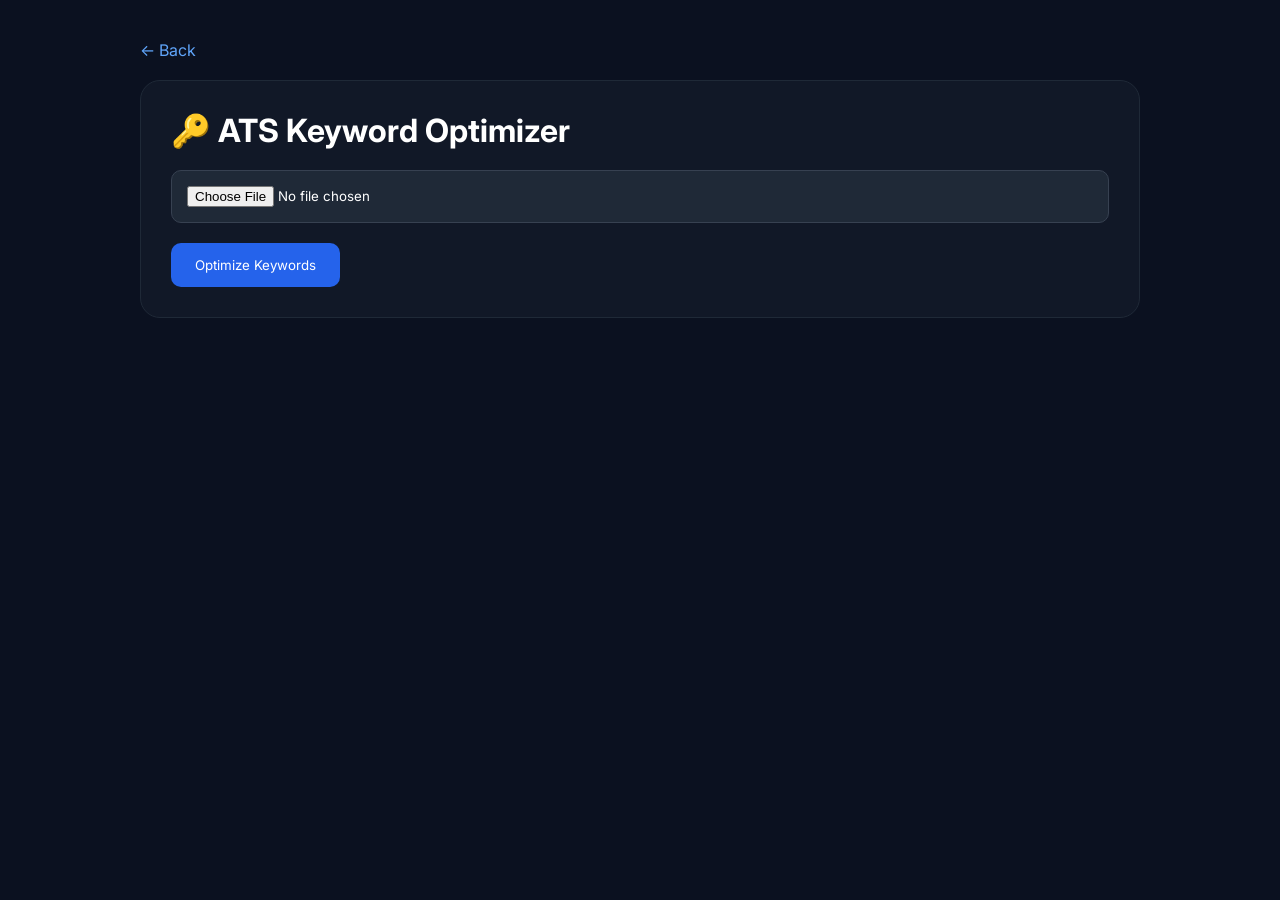
<file: frontend/keywords.html>
<!DOCTYPE html>
<html lang="en">
<head>
<meta charset="UTF-8">
<meta name="viewport" content="width=device-width, initial-scale=1.0">
<title>AXONIX | ATS Keywords</title>

<link href="https://fonts.googleapis.com/css2?family=Inter:wght@400;500;600;700&display=swap" rel="stylesheet">

<style>
*{margin:0;padding:0;box-sizing:border-box;font-family:'Inter',sans-serif;}
body{background:#0b1120;color:white;padding:40px;}
.container{max-width:1000px;margin:auto;}
.card{
background:#111827;
border:1px solid #1f2937;
padding:30px;
border-radius:20px;
margin-top:20px;
}
input[type=file]{
width:100%;
padding:15px;
background:#1f2937;
border:1px solid #374151;
border-radius:10px;
color:white;
}
button{
margin-top:20px;
padding:14px 24px;
background:#2563eb;
border:none;
border-radius:10px;
color:white;
cursor:pointer;
}
.result{
margin-top:20px;
background:#111827;
padding:25px;
border-radius:20px;
white-space:pre-wrap;
}
a{color:#60a5fa;text-decoration:none;}
.loading-container{
    display:none;
    text-align:center;
    margin-top:30px;
}

.spinner{
    width:60px;
    height:60px;
    border:6px solid #1f2937;
    border-top:6px solid #3b82f6;
    border-radius:50%;
    animation:spin 1s linear infinite;
    margin:auto;
}

.loading-text{
    margin-top:15px;
    color:#60a5fa;
    font-size:18px;
}

@keyframes spin{
    0%{
        transform:rotate(0deg);
    }
    100%{
        transform:rotate(360deg);
    }
}
</style>
</head>
<body>

<div class="container">

<a href="index.html">← Back</a>

<div class="card">

<h1>🔑 ATS Keyword Optimizer</h1>

<br>

<input type="file" id="resumeFile">

<button onclick="optimizeKeywords()">
Optimize Keywords
</button>

</div>
<div id="loading" class="loading-container">

    <div class="spinner"></div>

    <p class="loading-text">
        🤖 AI is analyzing...
    </p>

</div>
<div id="result"></div>

</div>

<script>
function showLoading(){

    document.getElementById(
        "loading"
    ).style.display = "block";
}

function hideLoading(){

    document.getElementById(
        "loading"
    ).style.display = "none";
}
const API_URL="https://axonix-copilot.onrender.com";

async function optimizeKeywords(){

const file=document.getElementById(
"resumeFile"
).files[0];

if(!file){
alert("Upload Resume");
return;
}

const formData=new FormData();

formData.append(
"file",
file
);

const response=await fetch(
`${API_URL}/optimize-keywords`,
{
method:"POST",
body:formData
}
);

const data=await response.json();

document.getElementById(
"result"
).innerHTML=`
<div class="result">
<h2>Suggested Keywords</h2>
<br>
${data.keywords}
</div>
`;

}

</script>


</body>
</html>
</file>
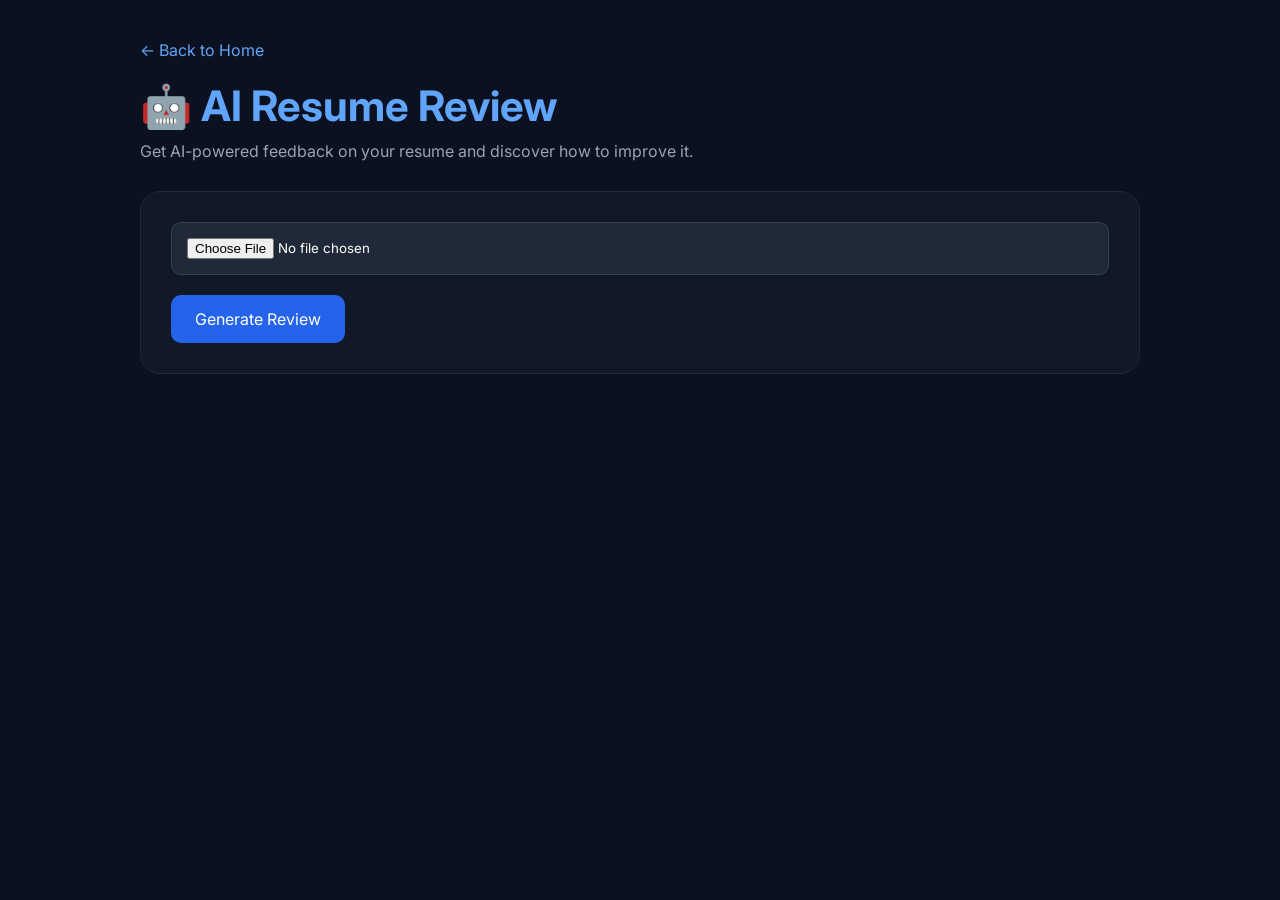
<file: frontend/review.html>
<!-- <!DOCTYPE html>
<html lang="en">
<head>
<meta charset="UTF-8">
<meta name="viewport" content="width=device-width, initial-scale=1.0">

<title>AXONIX | AI Resume Review</title>

<link href="https://fonts.googleapis.com/css2?family=Inter:wght@300;400;500;600;700&display=swap" rel="stylesheet">

<style>

*{
    margin:0;
    padding:0;
    box-sizing:border-box;
    font-family:'Inter',sans-serif;
}

body{
    background:#0b1120;
    color:white;
    min-height:100vh;
    padding:40px;
}

.container{
    max-width:1000px;
    margin:auto;
}

.header{
    margin-bottom:30px;
}

.header h1{
    color:#60a5fa;
    font-size:42px;
}

.header p{
    color:#9ca3af;
    margin-top:10px;
}

.card{
    background:#111827;
    border:1px solid #1f2937;
    border-radius:20px;
    padding:30px;
}

input[type=file]{
    width:100%;
    padding:15px;
    background:#1f2937;
    border:1px solid #374151;
    border-radius:10px;
    color:white;
}

button{
    margin-top:20px;
    padding:14px 24px;
    background:#2563eb;
    border:none;
    border-radius:10px;
    color:white;
    font-size:16px;
    cursor:pointer;
}

button:hover{
    background:#1d4ed8;
}

.result{
    margin-top:25px;
    background:#111827;
    border:1px solid #1f2937;
    border-radius:20px;
    padding:25px;
    line-height:1.8;
    white-space:pre-wrap;
}

.loading{
    color:#60a5fa;
    margin-top:20px;
}

.back{
    display:inline-block;
    margin-bottom:20px;
    color:#60a5fa;
    text-decoration:none;
}
.loading-container{
    display:none;
    text-align:center;
    margin-top:30px;
}

.spinner{
    width:60px;
    height:60px;
    border:6px solid #1f2937;
    border-top:6px solid #3b82f6;
    border-radius:50%;
    animation:spin 1s linear infinite;
    margin:auto;
}

.loading-text{
    margin-top:15px;
    color:#60a5fa;
    font-size:18px;
}

@keyframes spin{
    0%{
        transform:rotate(0deg);
    }
    100%{
        transform:rotate(360deg);
    }
}
</style>
</head>
<body>

<div class="container">

<a href="index.html" class="back">
← Back to Home
</a>

<div class="header">
    <h1>🤖 AI Resume Review</h1>
    <p>
        Get AI-powered feedback on your resume
        and discover how to improve it.
    </p>
</div>

<div class="card">

    <input
    type="file"
    id="resumeFile">

    <button onclick="reviewResume()">
        Generate Review
    </button>

</div>

<div id="loading"></div>
<div id="loading" class="loading-container">

    <div class="spinner"></div>

    <p class="loading-text">
        🤖 AI is analyzing...
    </p>

</div>
<div id="reviewResult"></div>

</div>

<script>
function showLoading(){

    document.getElementById(
        "loading"
    ).style.display = "block";
}

function hideLoading(){

    document.getElementById(
        "loading"
    ).style.display = "none";
}
const API_URL =
"http://127.0.0.1:8000";

async function reviewResume(){

    const file =
    document.getElementById(
        "resumeFile"
    ).files[0];

    if(!file){

        alert(
            "Please upload a resume"
        );

        return;
    }

    document.getElementById(
        "loading"
    ).innerHTML =
    "<p class='loading'>⏳ Generating AI Review...</p>";

    const formData =
    new FormData();

    formData.append(
        "file",
        file
    );

    try{

        const response =
        await fetch(
            `${API_URL}/ai-review`,
            {
                method:"POST",
                body:formData
            }
        );

        const data =
        await response.json();

        document.getElementById(
            "loading"
        ).innerHTML = "";

        document.getElementById(
            "reviewResult"
        ).innerHTML = `
        <div class="result">

            <h2>
                Resume Feedback
            </h2>

            <br>

            ${data.review}

        </div>
        `;

    }

    catch(error){

        document.getElementById(
            "loading"
        ).innerHTML = "";

        document.getElementById(
            "reviewResult"
        ).innerHTML = `
        <div class="result">

            Error:
            ${error}

        </div>
        `;
    }
}

</script>

</body>
</html> -->
<!DOCTYPE html>
<html lang="en">
<head>
<meta charset="UTF-8">
<meta name="viewport" content="width=device-width, initial-scale=1.0">

<title>AXONIX | AI Resume Review</title>

<link href="https://fonts.googleapis.com/css2?family=Inter:wght@300;400;500;600;700&display=swap" rel="stylesheet">

<style>

*{
    margin:0;
    padding:0;
    box-sizing:border-box;
    font-family:'Inter',sans-serif;
}

body{
    background:#0b1120;
    color:white;
    min-height:100vh;
    padding:40px;
}

.container{
    max-width:1000px;
    margin:auto;
}

.header{
    margin-bottom:30px;
}

.header h1{
    color:#60a5fa;
    font-size:42px;
}

.header p{
    color:#9ca3af;
    margin-top:10px;
}

.card{
    background:#111827;
    border:1px solid #1f2937;
    border-radius:20px;
    padding:30px;
}

input[type=file]{
    width:100%;
    padding:15px;
    background:#1f2937;
    border:1px solid #374151;
    border-radius:10px;
    color:white;
}

button{
    margin-top:20px;
    padding:14px 24px;
    background:#2563eb;
    border:none;
    border-radius:10px;
    color:white;
    font-size:16px;
    cursor:pointer;
}

button:hover{
    background:#1d4ed8;
}

.result{
    margin-top:25px;
    background:#111827;
    border:1px solid #1f2937;
    border-radius:20px;
    padding:25px;
    line-height:1.8;
    white-space:pre-wrap;
}

.loading{
    color:#60a5fa;
    margin-top:20px;
}

.back{
    display:inline-block;
    margin-bottom:20px;
    color:#60a5fa;
    text-decoration:none;
}
.loading-container{
    display:none;
    text-align:center;
    margin-top:30px;
}

.spinner{
    width:60px;
    height:60px;
    border:6px solid #1f2937;
    border-top:6px solid #3b82f6;
    border-radius:50%;
    animation:spin 1s linear infinite;
    margin:auto;
}

.loading-text{
    margin-top:15px;
    color:#60a5fa;
    font-size:18px;
}

@keyframes spin{
    0%{
        transform:rotate(0deg);
    }
    100%{
        transform:rotate(360deg);
    }
}
</style>
</head>
<body>

<div class="container">

<a href="index.html" class="back">
← Back to Home
</a>

<div class="header">
    <h1>🤖 AI Resume Review</h1>
    <p>
        Get AI-powered feedback on your resume
        and discover how to improve it.
    </p>
</div>

<div class="card">

    <input
    type="file"
    id="resumeFile">

    <button onclick="reviewResume()">
        Generate Review
    </button>

</div>

<div id="loading" class="loading-container">

    <div class="spinner"></div>

    <p class="loading-text">
        🤖 AI is reviewing your resume...
    </p>

</div>
<div id="reviewResult"></div>

</div>

<script>

const API_URL = "https://axonix-copilot.onrender.com0";

function showLoading() {
    document.getElementById("loading").style.display = "block";
}

function hideLoading() {
    document.getElementById("loading").style.display = "none";
}

async function reviewResume() {

    const file =
        document.getElementById("resumeFile").files[0];

    if (!file) {
        alert("Please upload a resume");
        return;
    }

    showLoading();

    const formData = new FormData();
    formData.append("file", file);

    try {

        const response = await fetch(
            `${API_URL}/ai-review`,
            {
                method: "POST",
                body: formData
            }
        );

        if (!response.ok) {
            throw new Error(
                "Backend Error: " + response.status
            );
        }

        const data = await response.json();

        document.getElementById(
            "reviewResult"
        ).innerHTML = `
        <div class="result">

            <h2>🤖 Resume Feedback</h2>

            <br>

            ${data.review}

        </div>
        `;

    }
    catch(error){

        document.getElementById(
            "reviewResult"
        ).innerHTML = `
        <div class="result">

            <h2>❌ Error</h2>

            <br>

            ${error.message}

        </div>
        `;
    }
    finally{

        hideLoading();

    }
}

</script>


</body>
</html>
</file>
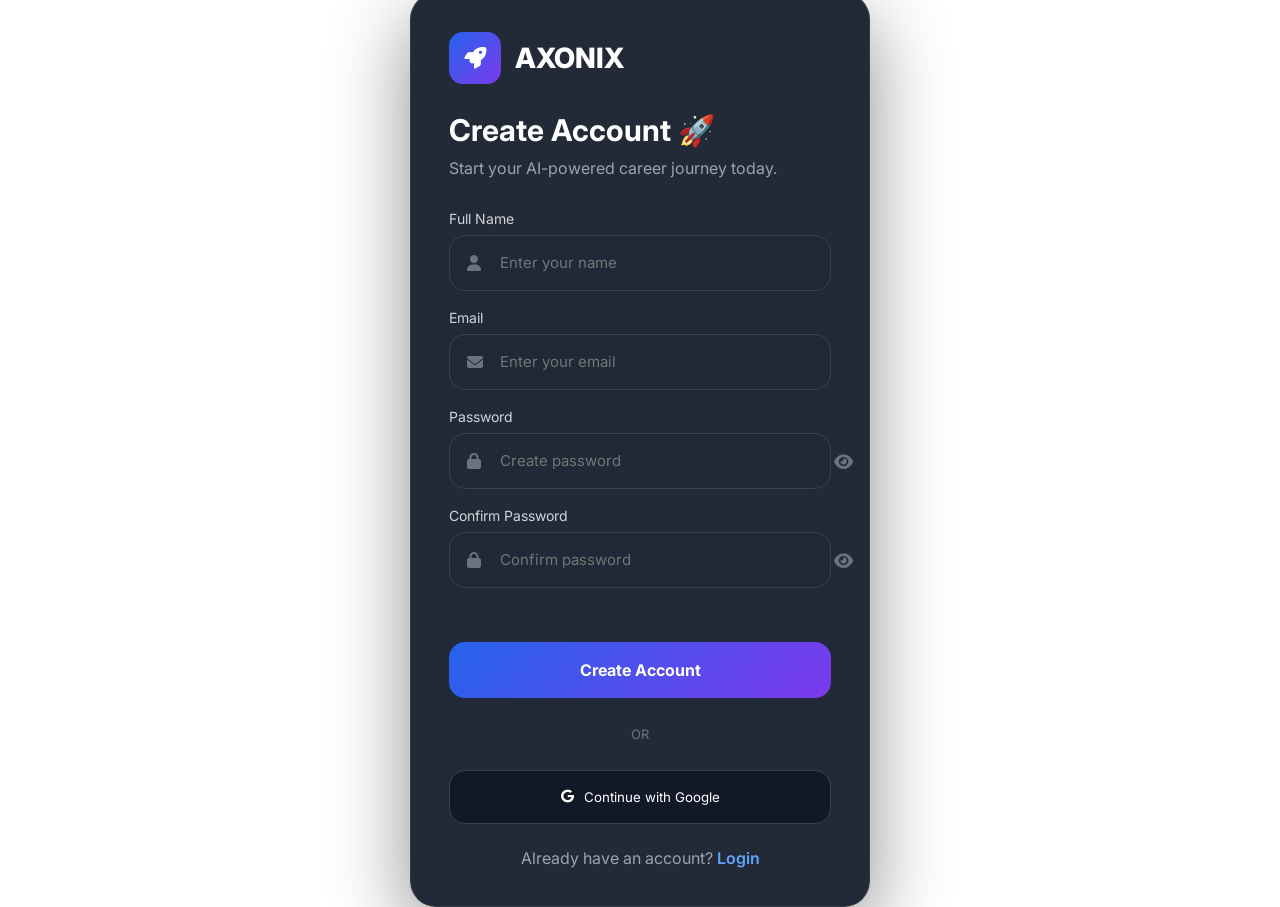
<file: frontend/signup.html>
<!DOCTYPE html>
<html lang="en">

<head>

    <meta charset="UTF-8">

    <meta name="viewport"
        content="width=device-width, initial-scale=1.0">

    <title>AXONIX Signup</title>

    <link rel="stylesheet"
        href="css/signup.css">

    <link href="https://fonts.googleapis.com/css2?family=Inter:wght@300;400;500;600;700;800&display=swap"
        rel="stylesheet">

    <link rel="stylesheet"
        href="https://cdnjs.cloudflare.com/ajax/libs/font-awesome/6.6.0/css/all.min.css">

</head>

<body>

<div class="signup-wrapper">

    <div class="signup-card">

        <!-- Logo -->

        <div class="logo">

            <div class="logo-icon">

                <i class="fa-solid fa-rocket"></i>

            </div>

            <span>AXONIX</span>

        </div>

        <!-- Heading -->

        <div class="heading">

            <h1>

                Create Account 🚀

            </h1>

            <p>

                Start your AI-powered career journey today.

            </p>

        </div>

        <!-- Signup Form -->

        <form id="signupForm">

            <!-- Username -->

            <div class="input-group">

                <label>Full Name</label>

                <div class="input-box">

                    <i class="fa-solid fa-user"></i>

                    <input
                        id="username"
                        type="text"
                        placeholder="Enter your name"
                        required>

                </div>

            </div>

            <!-- Email -->

            <div class="input-group">

                <label>Email</label>

                <div class="input-box">

                    <i class="fa-solid fa-envelope"></i>

                    <input
                        id="email"
                        type="email"
                        placeholder="Enter your email"
                        required>

                </div>

            </div>

            <!-- Password -->

            <div class="input-group">

                <label>Password</label>

                <div class="input-box">

                    <i class="fa-solid fa-lock"></i>

                    <input
                        id="password"
                        type="password"
                        placeholder="Create password"
                        required>

                    <button
                        type="button"
                        class="eye-btn"
                        id="togglePassword">

                        <i class="fa-solid fa-eye"></i>

                    </button>

                </div>

            </div>

            <!-- Confirm Password -->

            <div class="input-group">

                <label>Confirm Password</label>

                <div class="input-box">

                    <i class="fa-solid fa-lock"></i>

                    <input
                        id="confirmPassword"
                        type="password"
                        placeholder="Confirm password"
                        required>

                    <button
                        type="button"
                        class="eye-btn"
                        id="toggleConfirmPassword">

                        <i class="fa-solid fa-eye"></i>

                    </button>

                </div>

            </div>

            <!-- Message -->

            <div
                id="signupMessage"
                class="message">

            </div>

            <!-- Button -->

            <button
                class="signup-btn"
                type="submit">

                <span>Create Account</span>

            </button>

        </form>

        <!-- Divider -->

        <div class="divider">

            <span>OR</span>

        </div>

        <!-- Google Button -->

        <button class="google-btn">

            <i class="fa-brands fa-google"></i>

            Continue with Google

        </button>

        <!-- Bottom -->

        <div class="bottom-text">

            Already have an account?

            <a href="#"
               onclick="window.parent.openLogin();return false;">

                Login

            </a>

        </div>

    </div>

</div>

<script src="js/signup.js"></script>

</body>

</html>
</file>
<file: frontend/css/style.css>
/* ===========================
   AXONIX SaaS Theme
=========================== */

*{
    margin:0;
    padding:0;
    box-sizing:border-box;
    font-family:'Inter',sans-serif;
    scroll-behavior:smooth;
}

:root{

    --bg:#0b1120;
    --card:#111827;
    --card2:#1f2937;
    --primary:#3b82f6;
    --secondary:#60a5fa;
    --text:#ffffff;
    --gray:#9ca3af;
    --border:#334155;

}
body{
    transition:opacity .4s ease, transform .4s ease, filter .4s ease;
}

body.page-fade{

    opacity:.45;

    transform:scale(.985);

    filter:blur(2px);

    overflow:hidden;

}
body{

    background:var(--bg);
    color:var(--text);
    overflow-x:hidden;

}

/* Animated Background */

body::before{

    content:"";

    position:fixed;

    inset:0;

    background:

    radial-gradient(circle at top left,#1d4ed833,transparent 35%),

    radial-gradient(circle at bottom right,#2563eb33,transparent 35%),

    radial-gradient(circle at center,#0ea5e922,transparent 40%);

    z-index:-1;

}

/* ===========================
 NAVBAR
=========================== */

.navbar{

    width:100%;

    height:80px;

    display:flex;

    justify-content:space-between;

    align-items:center;

    padding:0 8%;

    position:fixed;

    top:0;

    left:0;

    backdrop-filter:blur(15px);

    background:rgba(11,17,32,.7);

    border-bottom:1px solid rgba(255,255,255,.08);

    z-index:999;

}

.logo{

    display:flex;

    align-items:center;

    gap:10px;

    font-size:28px;

    font-weight:800;

    color:var(--secondary);

}

.logo i{

    color:var(--primary);

}

.nav-links{

    display:flex;

    list-style:none;

    gap:35px;

}

.nav-links a{

    color:white;

    text-decoration:none;

    transition:.3s;

    font-weight:500;

}

.nav-links a:hover{

    color:var(--secondary);

}

.nav-buttons{

    display:flex;

    gap:15px;

}

.login-btn{

  text-decoration:none;

    color:white;

    background:linear-gradient(
        90deg,
        #2563eb,
        #60a5fa
    );

    padding:12px 22px;

    border-radius:10px;

    transition:.3s;

}
.login-btn:hover{

    transform:translateY(-2px);

    box-shadow:0 0 20px rgba(59,130,246,.4);

}
.signup-btn{

    text-decoration:none;

    color:white;

    background:linear-gradient(
        90deg,
        #2563eb,
        #60a5fa
    );

    padding:12px 22px;

    border-radius:10px;

    transition:.3s;

}

.signup-btn:hover{

    transform:translateY(-2px);

    box-shadow:0 0 20px rgba(59,130,246,.4);

}

/* ===========================
 HERO
=========================== */

.hero{

    min-height:100vh;

    display:flex;

    justify-content:space-between;

    align-items:center;

    padding:140px 8% 60px;

    gap:70px;

}

.hero-left{

    flex:1;

}

.tag{

    display:inline-block;

    background:#1e3a8a;

    color:#93c5fd;

    padding:10px 20px;

    border-radius:100px;

    margin-bottom:30px;

    font-size:14px;

}

.hero h1{

    font-size:65px;

    line-height:1.1;

    margin-bottom:25px;

}

.hero h1 span{

    color:#60a5fa;

}

.hero p{

    color:var(--gray);

    line-height:1.8;

    font-size:18px;

    max-width:650px;

}

/* Buttons */

.hero-buttons{

    display:flex;

    gap:20px;

    margin-top:40px;

}

.primary-btn{

    background:linear-gradient(
    90deg,
    #2563eb,
    #60a5fa
    );

    color:white;

    padding:16px 30px;

    border-radius:12px;

    text-decoration:none;

    transition:.3s;

}

.primary-btn:hover{

    transform:translateY(-3px);

}

.secondary-btn{

    padding:16px 30px;

    border:1px solid var(--border);

    border-radius:12px;

    color:rgb(178, 5, 5);

    text-decoration:none;

}
.secondary-btn:hover{

    transform:translateY(-3px);
    transform:translateY(-10px);

    border-color:#3b82f6;

    box-shadow:0 15px 35px rgba(59,130,246,.25);

}
/* Search */

.search-box{

    margin-top:45px;

    display:flex;

    align-items:center;

    background:#111827;

    border:1px solid #334155;

    border-radius:15px;

    overflow:hidden;

    max-width:700px;

}

.search-box i{

    padding:20px;

    color:#60a5fa;

}

.search-box input{

    flex:1;

    background:none;

    border:none;

    color:white;

    outline:none;

    font-size:16px;

}

.search-box button{

    background:#2563eb;

    border:none;

    color:white;

    padding:18px 30px;

    cursor:pointer;

}

/* ===========================
 Dashboard Preview
=========================== */

.hero-right{

    flex:1;

    display:flex;

    justify-content:center;

}

.dashboard-preview{

    width:430px;

    background:#111827;

    border:1px solid rgba(255,255,255,.08);

    border-radius:25px;

    overflow:hidden;

    box-shadow:0 20px 60px rgba(0,0,0,.45);

}

.top-row{

    display:flex;

    gap:10px;

    padding:18px;

    background:#0f172a;

}

.circle{

    width:13px;

    height:13px;

    border-radius:50%;

}

.red{background:#ef4444;}
.yellow{background:#facc15;}
.green{background:#22c55e;}

.preview-body{

    padding:30px;

}

.preview-body h3{

    margin-bottom:25px;

}

.progress-card{

    background:#1f2937;

    padding:20px;

    border-radius:15px;

    margin-bottom:15px;

}

.progress-card h2{

    color:#60a5fa;

    margin-top:10px;

}

.ai-box{

    margin-top:25px;

    background:#172554;

    padding:20px;

    border-radius:15px;

    line-height:1.7;

    border-left:4px solid #3b82f6;

}

/* ===========================
 Features
=========================== */

#features{

    padding:100px 8%;

}

.section-title{

    text-align:center;

    font-size:45px;

    margin-bottom:60px;

}

.feature-grid{

    display:grid;

    grid-template-columns:repeat(auto-fit,minmax(280px,1fr));

    gap:30px;

}

.feature-card{

    background:#111827;

    padding:35px;

    border-radius:20px;

    transition:.35s;

    border:1px solid rgba(255,255,255,.05);

}

.feature-card:hover{

    transform:translateY(-10px);

    border-color:#3b82f6;

    box-shadow:0 15px 35px rgba(59,130,246,.25);

}

.feature-card i{

    font-size:40px;

    color:#60a5fa;

    margin-bottom:20px;

}

.feature-card h3{

    margin-bottom:15px;

}

.feature-card p{

    color:#9ca3af;

    line-height:1.7;

}

/* ===========================
 Responsive
=========================== */

@media(max-width:1000px){

.hero{

flex-direction:column;

text-align:center;

}

.nav-links{

display:none;

}

.dashboard-preview{

width:100%;

max-width:450px;

}

.hero-buttons{

justify-content:center;

}

.search-box{

margin:auto;
margin-top:35px;

}

}
/* ==========================================
   STATISTICS
========================================== */

.stats{

    padding:100px 8%;

}

.stats-grid{

    display:grid;

    grid-template-columns:repeat(auto-fit,minmax(220px,1fr));

    gap:30px;

}

.stat-card{

    background:#111827;

    border:1px solid rgba(255,255,255,.05);

    border-radius:20px;

    padding:40px;

    text-align:center;

    transition:.35s;

}

.stat-card:hover{

    transform:translateY(-10px);

    border-color:#3b82f6;

}

.stat-card h1{

    font-size:55px;

    color:#60a5fa;

    margin-bottom:10px;

}

.stat-card p{

    color:#9ca3af;

}


/* ==========================================
   HOW IT WORKS
========================================== */

.how{

    padding:100px 8%;

}

.timeline{

    display:grid;

    grid-template-columns:repeat(auto-fit,minmax(250px,1fr));

    gap:35px;

    margin-top:60px;

}

.step{

    background:#111827;

    border-radius:20px;

    padding:40px;

    text-align:center;

    border:1px solid rgba(255,255,255,.05);

    transition:.35s;

}

.step:hover{

    transform:translateY(-10px);

    border-color:#3b82f6;

}

.step-number{

    width:65px;

    height:65px;

    border-radius:50%;

    background:linear-gradient(135deg,#2563eb,#60a5fa);

    display:flex;

    align-items:center;

    justify-content:center;

    font-size:26px;

    margin:auto;

    margin-bottom:25px;

}

.step h3{

    margin-bottom:15px;

}

.step p{

    color:#9ca3af;

    line-height:1.8;

}


/* ==========================================
   TESTIMONIALS
========================================== */

.testimonials{

    padding:100px 8%;

}

.testimonial-grid{

    display:grid;

    grid-template-columns:repeat(auto-fit,minmax(320px,1fr));

    gap:30px;

}

.testimonial{

    background:#111827;

    border-radius:20px;

    padding:35px;

    border:1px solid rgba(255,255,255,.05);

    transition:.35s;

}

.testimonial:hover{

    transform:translateY(-8px);

}

.testimonial img{

    width:70px;

    height:70px;

    border-radius:50%;

    margin-bottom:20px;

}

.testimonial p{

    color:#9ca3af;

    line-height:1.8;

}

.testimonial h4{

    margin-top:20px;

}


/* ==========================================
   CTA SECTION
========================================== */

.cta{

    padding:120px 8%;

    text-align:center;

}

.cta-box{

    background:linear-gradient(135deg,#0e1b41,#0a3083,#60a5fa);

    border-radius:30px;

    padding:70px;

}

.cta-box h2{

    font-size:48px;

    margin-bottom:20px;

}

.cta-box p{

    max-width:700px;

    margin:auto;

    line-height:1.8;

    margin-bottom:35px;

}

.cta-box a{

    background:white;

    color:#2563eb;

    padding:18px 35px;

    text-decoration:none;

    border-radius:12px;

    font-weight:bold;

}


/* ==========================================
   FOOTER
========================================== */

footer{

    padding:70px 8%;

    border-top:1px solid rgba(255,255,255,.08);

}

.footer-grid{

    display:grid;

    grid-template-columns:2fr 1fr 1fr 1fr;

    gap:40px;

}

.footer-grid h3{

    margin-bottom:20px;

}

.footer-grid ul{

    list-style:none;

}

.footer-grid li{

    margin-bottom:12px;

}

.footer-grid a{

    color:#9ca3af;

    text-decoration:none;

}

.footer-grid a:hover{

    color:#60a5fa;

}

.copy{

    margin-top:50px;

    text-align:center;

    color:#6b7280;

}


/* ==========================================
   ANIMATIONS
========================================== */

@keyframes float{

0%{

transform:translateY(0);

}

50%{

transform:translateY(-15px);

}

100%{

transform:translateY(0);

}

}

.dashboard-preview{

animation:float 4s ease-in-out infinite;

}

.primary-btn:hover{

box-shadow:0 0 35px rgba(59,130,246,.5);

}


/* ==========================================
   SCROLL BAR
========================================== */

::-webkit-scrollbar{

width:10px;

}

::-webkit-scrollbar-thumb{

background:#2563eb;

border-radius:20px;

}

::-webkit-scrollbar-track{

background:#111827;

}


/* ==========================================
   MOBILE
========================================== */

@media(max-width:768px){

.hero h1{

font-size:42px;

}

.section-title{

font-size:34px;

}

.cta-box{

padding:40px;

}

.cta-box h2{

font-size:34px;

}

.footer-grid{

grid-template-columns:1fr;

}

.search-box{

flex-direction:column;

}

.search-box input{

padding:20px;

width:100%;

}

.search-box button{

width:100%;

}

}
.menu-btn{

    width:48px;
    height:48px;

    display:flex;
    justify-content:center;
    align-items:center;

    border:none;
    border-radius:12px;

    background:linear-gradient(135deg,#2563eb,#3b82f6);

    color:#fff;

    cursor:pointer;

    font-size:20px;

    padding:0;

    transition:.3s;

    box-shadow:0 8px 20px rgba(37,99,235,.25);

}

.menu-btn:hover{

    transform:translateY(-2px);

    box-shadow:0 12px 30px rgba(37,99,235,.35);

}
.menu-btn i{

    display:flex;
    justify-content:center;
    align-items:center;

    width:100%;
    height:100%;

    line-height:1;

    font-size:20px;

}
/* ==========================
   GLASSMORPHISM SIDEBAR
========================== */
/* ===========================================
   AXONIX Sidebar
=========================================== */

.side-menu{

    position:fixed;
    top:0;
    right:0;

    width:310px;
    height:100vh;

    display:flex;
    flex-direction:column;

    padding:24px;

    background:#111827;

    border-left:1px solid rgba(255,255,255,.08);

    box-shadow:-10px 0 35px rgba(0,0,0,.45);

    transform:translateX(100%);
    transition:.35s ease;

    z-index:9999;

    overflow-y:auto;

}

.side-menu.show{

    transform:translateX(0);

}

/* Decorative glow */

.side-menu::before{

    content:"";

    position:absolute;

    top:-80px;
    right:-80px;

    width:220px;
    height:220px;

    border-radius:50%;

    background:rgba(37,99,235,.18);

    filter:blur(90px);

    pointer-events:none;

}

/* ==========================
   Header
========================== */

.menu-header{

    display:flex;
    flex-direction:column;
    align-items:center;

    margin-bottom:24px;

}

.avatar{

    width:72px;
    height:72px;

    border-radius:50%;

    background:linear-gradient(135deg,#2563eb,#3b82f6);

    display:flex;
    align-items:center;
    justify-content:center;

    font-size:28px;
    font-weight:700;

    color:#fff;

    margin-bottom:15px;

}

.menu-header h3{

    color:#fff;

    font-size:20px;

    margin-bottom:6px;

}

.menu-header p{

    color:#94a3b8;

    font-size:14px;

}

/* ==========================
   Divider
========================== */

.side-menu hr{

    border:none;

    border-top:1px solid rgba(255,255,255,.08);

    margin:20px 0;

}

/* ==========================
   Menu Links
========================== */

.side-menu a{

    display:flex;
    align-items:center;

    gap:14px;

    padding:14px 18px;

    margin-bottom:8px;

    border-radius:14px;

    color:#cbd5e1;

    text-decoration:none;

    transition:.25s ease;

    font-weight:500;

}

.side-menu a:hover{

    background:#1e293b;

    color:#fff;

    transform:translateX(6px);

}

/* Active Page */

.side-menu a.active{

    background:#2563eb;

    color:#fff;

    box-shadow:0 8px 20px rgba(37,99,235,.35);

}

/* ==========================
   Logout
========================== */

#logoutBtn{

    margin-top:auto;

    width:100%;

    padding:14px;

    border:none;

    border-radius:14px;

    background:#dc2626;

    color:#fff;

    font-size:15px;

    font-weight:600;

    cursor:pointer;

    transition:.25s ease;

}

#logoutBtn:hover{

    background:#ef4444;

    transform:translateY(-2px);

}

/* ==========================
   Close Button
========================== */

.close-menu{

    position:absolute;

    top:18px;
    right:18px;

    width:40px;
    height:40px;

    border:none;

    border-radius:10px;

    background:#1f2937;

    color:#94a3b8;

    cursor:pointer;

    transition:.25s ease;

}

.close-menu:hover{

    background:#2563eb;

    color:#fff;

}

/* ==========================
   Background Fade
========================== */

body.page-fade{

    overflow:hidden;

}

#pageContent{

    transition:.35s ease;

}

#pageContent.page-fade{

    opacity:.35;

    filter:blur(3px);

    transform:scale(.99);

    pointer-events:none;

}
/*====================================
        DASHBOARD LOADER
====================================*/

.dashboard-loader{

    position:fixed;

    inset:0;

    background:rgba(10,15,30,.85);

    backdrop-filter:blur(12px);

    display:flex;

    justify-content:center;

    align-items:center;

    z-index:999999;

    transition:.4s ease;

}

.dashboard-loader.hide{

    opacity:0;

    visibility:hidden;

}

.loader-card{

    width:420px;

    padding:45px;

    border-radius:25px;

    background:rgba(17,24,39,.85);

    border:1px solid rgba(255,255,255,.08);

    text-align:center;

    box-shadow:0 25px 60px rgba(0,0,0,.45);

}

.loader-card h2{

    margin:25px 0 15px;

    color:#fff;

}

.loader-card p{

    color:#9ca3af;

    line-height:1.8;

}

.loader-spinner{

    width:75px;

    height:75px;

    margin:auto;

    border-radius:50%;

    border:6px solid rgba(255,255,255,.12);

    border-top:6px solid #3b82f6;

    animation:spin 1s linear infinite;

}

@keyframes spin{

    from{
        transform:rotate(0deg);
    }

    to{
        transform:rotate(360deg);
    }

}
/*==============================
    AXONIX LOADING POPUP
==============================*/

/*==================================================
        AXONIX AI LOADING POPUP
==================================================*/

/*==================================================
        AXONIX AI LOADING POPUP
==================================================*/

.loading-popup{

    position:fixed;

    top:100px;

    right:500px;

    display:none;

    z-index:999999;

    opacity:0;

    transform:translateY(-20px) scale(.95);

    transition:all .35s ease;

}

.loading-popup.show{

    display:block;

    opacity:1;

    transform:translateY(0) scale(1);

}

.loading-popup-box{

    width:360px;

    display:flex;

    align-items:center;

    gap:18px;

    padding:18px 22px;

    border-radius:30px;

    background:rgba(15,23,42,.72);

    backdrop-filter:blur(20px);

    -webkit-backdrop-filter:blur(20px);

    border:1.5px solid rgba(255,255,255,.12);

    box-shadow:
        0 12px 30px rgba(0,0,0,.35),
        0 0 25px rgba(59,130,246,.18);

    overflow:hidden;

    position:relative;

}

/* Glossy Shine */

.loading-popup-box::before{

    content:"";

    position:absolute;

    top:0;

    left:-150%;

    width:80%;

    height:100%;

    background:linear-gradient(
        120deg,
        transparent,
        rgba(255,255,255,.18),
        transparent
    );

    animation:shine 3s linear infinite;

}

.loading-spinner{

    width:42px;

    height:42px;

    min-width:42px;

    border-radius:50%;

    border:4px solid rgba(255,255,255,.12);

    border-top-color:#3b82f6;

    animation:spin .8s linear infinite;

}

.loading-content{

    flex:1;

}

.loading-content h4{

    margin:0;

    color:#fff;

    font-size:16px;

    font-weight:700;

}

.loading-content p{

    margin-top:5px;

    color:#cbd5e1;

    font-size:13px;

    line-height:1.6;

}

@keyframes spin{

    to{

        transform:rotate(360deg);

    }

}

@keyframes shine{

    from{

        left:-150%;

    }

    to{

        left:180%;

    }

}
/* ==============================
   MOBILE NAVBAR
================================ */

@media (max-width:768px){

    .nav-links,
    .auth-buttons{
        display:none !important;
    }

    .menu-toggle{
        display:flex !important;
        align-items:center;
        justify-content:center;

        width:58px;
        height:58px;

        border-radius:18px;
    }

    .navbar{

        padding:16px 20px;

        display:flex;
        align-items:center;
        justify-content:space-between;
    }

    .logo{

        font-size:2rem;
        gap:10px;
    }

}
</file>
<file: frontend/css/auth.css>
/* ==========================================================
   AXONIX AUTHENTICATION
   Modern Glassmorphism UI
========================================================== */

:root{
    --primary:#3b82f6;
    --primary-dark:#2563eb;
    --bg:#0b1220;
    --card:rgba(18,25,40,.88);
    --border:rgba(255,255,255,.08);
    --text:#ffffff;
    --muted:#9ca3af;
    --success:#10b981;
    --danger:#ef4444;
}

.auth-overlay{
    position:fixed;
    inset:0;
    background:rgba(0,0,0,.65);
    backdrop-filter:blur(10px);
    display:flex;
    align-items:center;
    justify-content:center;
    opacity:0;
    visibility:hidden;
    transition:.35s;
    z-index:9999;
}

.auth-overlay.show{
    opacity:1;
    visibility:visible;
}

.auth-card{

    width:960px;
    max-width:94%;

    min-height:560px;

    display:grid;
    grid-template-columns:1fr 1fr;

    border-radius:24px;

    overflow:hidden;

    background:var(--card);

    border:1px solid var(--border);

    box-shadow:
        0 25px 70px rgba(0,0,0,.45),
        0 0 40px rgba(59,130,246,.15);

    animation:popup .35s ease;
}

@keyframes popup{

    from{

        opacity:0;
        transform:translateY(30px) scale(.96);

    }

    to{

        opacity:1;
        transform:none;

    }

}

/* LEFT */

.auth-left{

    background:
        radial-gradient(circle at top left,#2563eb 0%,transparent 60%),
        linear-gradient(135deg,#0b1220,#111827);

    padding:60px;

    display:flex;

    flex-direction:column;

    justify-content:center;

}

.brand{

    display:flex;

    align-items:center;

    gap:12px;

    margin-bottom:40px;

}

.brand i{

    color:#60a5fa;

    font-size:30px;

}

.brand span{

    color:#fff;

    font-size:30px;

    font-weight:800;

}

.auth-left h1{

    color:white;

    font-size:42px;

    line-height:1.2;

    margin-bottom:18px;

}

.auth-left h1 span{

    color:#60a5fa;

}

.auth-left p{

    color:#cbd5e1;

    line-height:1.8;

    margin-bottom:35px;

}

.auth-left ul{

    list-style:none;

    padding:0;

}

.auth-left li{

    color:#e2e8f0;

    margin-bottom:16px;

    display:flex;

    gap:12px;

    align-items:center;

}

.auth-left li i{

    color:#22c55e;

}

/* RIGHT */

.auth-right{

    position:relative;

    background:#111827;

    padding:55px;

    display:flex;

    flex-direction:column;

    justify-content:center;

}

.close-auth{

    position:absolute;

    right:20px;

    top:20px;

    width:42px;

    height:42px;

    border:none;

    border-radius:50%;

    background:#1f2937;

    color:white;

    cursor:pointer;

    transition:.25s;

}

.close-auth:hover{

    background:#2563eb;

}

.auth-tabs{

    display:flex;

    gap:12px;

    margin-bottom:35px;

}

.tab{

    flex:1;

    border:none;

    padding:14px;

    border-radius:12px;

    background:#1f2937;

    color:#cbd5e1;

    cursor:pointer;

    font-weight:700;

    transition:.3s;

}

.tab.active{

    background:var(--primary);

    color:white;

}

.auth-form{

    display:none;

    animation:fade .25s ease;

}

.auth-form.active{

    display:block;

}

@keyframes fade{

    from{

        opacity:0;

        transform:translateY(12px);

    }

    to{

        opacity:1;

        transform:none;

    }

}

.auth-form input{

    width:100%;

    padding:16px;

    margin-bottom:18px;

    border-radius:12px;

    border:1px solid #374151;

    background:#0f172a;

    color:white;

    font-size:15px;

    transition:.25s;

}

.auth-form input:focus{

    outline:none;

    border-color:#3b82f6;

    box-shadow:0 0 0 3px rgba(59,130,246,.15);

}

.auth-form input::placeholder{

    color:#94a3b8;

}

.auth-btn{

    width:100%;

    border:none;

    padding:16px;

    border-radius:12px;

    background:linear-gradient(90deg,#2563eb,#3b82f6);

    color:white;

    font-weight:700;

    font-size:16px;

    cursor:pointer;

    transition:.3s;

}

.auth-btn:hover{

    transform:translateY(-2px);

    box-shadow:0 12px 30px rgba(37,99,235,.35);

}

.auth-message{

    min-height:22px;

    margin-bottom:15px;

    font-size:14px;

    color:#fca5a5;

}

.auth-message.success{

    color:#34d399;

}

/* Mobile */

@media(max-width:900px){

.auth-card{

    grid-template-columns:1fr;

    width:95%;

}

.auth-left{

    display:none;

}

.auth-right{

    padding:35px;

}

}
</file>
<file: frontend/css/about.css>
/* ===========================
   GLOBAL
=========================== */

*{
    margin:0;
    padding:0;
    box-sizing:border-box;
    font-family:'Inter',sans-serif;
}

html{
    scroll-behavior:smooth;
}

body{

    background:#0b1120;
    color:white;
    overflow-x:hidden;

}

section{

    padding:90px 10%;

}

.section-title{

    text-align:center;
    margin-bottom:60px;

}

.section-title h2{

    font-size:40px;
    font-weight:700;

    background: linear-gradient(90deg, #60a5fa, #3b82f6);
background-clip: text;
-webkit-background-clip: text;
color: transparent;
-webkit-text-fill-color: transparent;

}

/* ===========================
   HERO
=========================== */

.hero{

    min-height:100vh;

    background:
    radial-gradient(circle at top,#1d4ed8 0%,#0b1120 60%);

    display:flex;
    flex-direction:column;

}

nav{

    padding:30px 8%;

}

.back-btn{

    color:white;

    text-decoration:none;

    padding:12px 24px;

    border:1px solid rgba(255,255,255,.2);

    border-radius:10px;

    transition:.3s;

}

.back-btn:hover{

    background:#2563eb;

}

.hero-content{

    flex:1;

    display:flex;

    flex-direction:column;

    justify-content:center;

    align-items:center;

    text-align:center;

}

.hero-content h1{

    font-size:65px;

    font-weight:800;

    margin-bottom:20px;

}

.hero-content p{

    max-width:700px;

    font-size:22px;

    color:#d1d5db;

    line-height:1.8;

}

/* ===========================
   ABOUT
=========================== */

.about-content{

    display:grid;

    grid-template-columns:1fr 1fr;

    gap:70px;

    align-items:center;

}

.about-text p{

    margin-bottom:25px;

    color:#cbd5e1;

    font-size:18px;

    line-height:1.9;

}

.about-image{

    display:flex;

    justify-content:center;

    align-items:center;

}

.about-image i{

    font-size:220px;

    color:#3b82f6;

    animation:float 3s ease-in-out infinite;

}

/* ===========================
   FEATURES
=========================== */

.feature-grid{

    display:grid;

    grid-template-columns:repeat(auto-fit,minmax(280px,1fr));

    gap:30px;

}

.feature-card{

    background:#111827;

    border:1px solid rgba(255,255,255,.08);

    border-radius:20px;

    padding:35px;

    transition:.4s;

}

.feature-card:hover{

    transform:translateY(-10px);

    border-color:#3b82f6;

    box-shadow:0 20px 40px rgba(59,130,246,.25);

}

.feature-card i{

    font-size:45px;

    color:#60a5fa;

    margin-bottom:25px;

}

.feature-card h3{

    margin-bottom:18px;

    font-size:24px;

}

.feature-card p{

    color:#cbd5e1;

    line-height:1.8;

}

/* ===========================
   TECHNOLOGIES
=========================== */

.tech-grid{

    display:grid;

    grid-template-columns:repeat(auto-fit,minmax(170px,1fr));

    gap:25px;

}

.tech-card{

    background:#111827;

    border-radius:15px;

    text-align:center;

    padding:22px;

    border:1px solid rgba(255,255,255,.08);

    transition:.3s;

    font-weight:600;

}

.tech-card:hover{

    background:#2563eb;

    transform:scale(1.05);

}

/* ===========================
   MISSION
=========================== */

.mission-card{

    background:#111827;

    padding:50px;

    border-radius:25px;

    border:1px solid rgba(255,255,255,.08);

    text-align:center;

}

.mission-card p{

    font-size:22px;

    color:#d1d5db;

    line-height:2;

}

/* ===========================
   CTA
=========================== */

.cta{

    text-align:center;

    background:#111827;

}

.cta h2{

    font-size:45px;

    margin-bottom:20px;

}

.cta p{

    color:#cbd5e1;

    margin-bottom:35px;

    font-size:20px;

}

.cta a{

    display:inline-block;

    text-decoration:none;

    color:white;

    background:#2563eb;

    padding:16px 40px;

    border-radius:12px;

    font-weight:600;

    transition:.3s;

}

.cta a:hover{

    background:#1d4ed8;

    transform:translateY(-4px);

}

/* ===========================
   FOOTER
=========================== */

footer{

    padding:30px;

    text-align:center;

    color:#94a3b8;

    border-top:1px solid rgba(255,255,255,.08);

}

/* ===========================
   ANIMATIONS
=========================== */

@keyframes float{

    0%{

        transform:translateY(0px);

    }

    50%{

        transform:translateY(-18px);

    }

    100%{

        transform:translateY(0px);

    }

}

/* ===========================
   RESPONSIVE
=========================== */

@media(max-width:900px){

    .hero-content h1{

        font-size:45px;

    }

    .hero-content p{

        font-size:18px;

    }

    .about-content{

        grid-template-columns:1fr;

        text-align:center;

    }

    .about-image i{

        font-size:140px;

    }

    .mission-card{

        padding:35px;

    }

    .mission-card p{

        font-size:18px;

    }

    .cta h2{

        font-size:34px;

    }

}
/* ===========================
   SCROLL ANIMATION
=========================== */

.hidden{

    opacity:0;

    transform:translateY(50px);

    transition:all .8s ease;

}

.show{

    opacity:1;

    transform:translateY(0);

}
</file>
<file: frontend/css/analyze.css>
*{
margin:0;
padding:0;
box-sizing:border-box;
font-family:'Inter',sans-serif;
}

body{

background:#08111f;
color:#fff;
overflow-x:hidden;

}

.background-blur{

position:fixed;
top:0;
left:0;
width:100%;
height:100%;
background:
radial-gradient(circle at top left,#2563eb33,transparent 45%),
radial-gradient(circle at bottom right,#06b6d433,transparent 45%);
z-index:-1;

}

.container{

max-width:1200px;
margin:auto;
padding:40px 20px 80px;

}

/* ==========================
TOP BAR
========================== */

.top-bar{

display:flex;
justify-content:space-between;
align-items:center;
margin-bottom:50px;

}

.logo{

display:flex;
align-items:center;
gap:12px;
font-size:24px;
font-weight:700;
color:#60a5fa;

}

.logo i{

font-size:28px;

}

.back-btn{

display:flex;
align-items:center;
gap:10px;
padding:12px 22px;
border-radius:12px;
text-decoration:none;
background:#111827;
border:1px solid #334155;
color:#fff;
transition:.3s;

}

.back-btn:hover{

background:#2563eb;

}

/* ==========================
HERO
========================== */

.hero{

text-align:center;
margin-bottom:50px;

}

.hero h1{

font-size:44px;
font-weight:800;
margin-bottom:20px;

}

.hero p{

max-width:850px;
margin:auto;
font-size:18px;
line-height:1.8;
color:#94a3b8;

}

/* ==========================
UPLOAD CARD
========================== */

.upload-section{

display:flex;
justify-content:center;

}

.upload-card{

width:100%;
max-width:700px;
background:#111827;
border:1px solid #1f2937;
border-radius:28px;
padding:50px;
text-align:center;
box-shadow:0 20px 50px rgba(0,0,0,.45);

}

.upload-icon{

width:90px;
height:90px;
margin:auto;
border-radius:50%;
display:flex;
justify-content:center;
align-items:center;
background:#2563eb22;
margin-bottom:25px;

}

.upload-icon i{

font-size:42px;
color:#60a5fa;

}

.upload-card h2{

font-size:32px;
margin-bottom:15px;

}

.upload-card p{

color:#94a3b8;
margin-bottom:30px;

}

input[type=file]{

width:100%;
padding:18px;
border-radius:15px;
border:2px dashed #3b82f6;
background:#0f172a;
color:#fff;
cursor:pointer;

}

input[type=file]:hover{

border-color:#60a5fa;

}

/* ==========================
BUTTON
========================== */

#analyzeBtn{

margin-top:30px;
width:100%;
padding:18px;
font-size:18px;
font-weight:700;
border:none;
border-radius:15px;
background:linear-gradient(135deg,#2563eb,#06b6d4);
color:white;
cursor:pointer;
transition:.3s;

}

#analyzeBtn:hover{

transform:translateY(-3px);
box-shadow:0 20px 40px rgba(37,99,235,.35);

}

/* ==========================
STATUS
========================== */

.status{

margin-top:25px;
font-size:17px;
font-weight:600;
color:#60a5fa;

}

/* ==========================
LOADING
========================== */

.loading-container{

display:none;
margin-top:60px;
text-align:center;

}

.spinner{

width:70px;
height:70px;
margin:auto;
border-radius:50%;
border:7px solid #1e293b;
border-top:7px solid #3b82f6;
animation:spin 1s linear infinite;

}

.loading-container h3{

margin-top:25px;
font-size:24px;

}

.loading-container p{

margin-top:10px;
color:#94a3b8;

}

@keyframes spin{

0%{

transform:rotate(0deg);

}

100%{

transform:rotate(360deg);

}

}

/* ==========================
RESULTS
========================== */

#results{

margin-top:60px;
display:grid;
gap:25px;

}

.result-card{

background:#111827;
border:1px solid #1f2937;
border-radius:24px;
padding:30px;

}

.result-card h2{

color:#60a5fa;
margin-bottom:18px;

}

.result-card p{

line-height:1.8;
color:#d1d5db;

}

.result-card ul{

margin-top:15px;
padding-left:22px;

}

.result-card li{

margin-bottom:10px;

}

/* ==========================
ATS SCORE
========================== */

.ats-box{

text-align:center;
padding:35px;

}

.ats-number{

font-size:72px;
font-weight:800;
color:#22c55e;

}

.ats-text{

font-size:18px;
margin-top:10px;
color:#94a3b8;

}

/* ==========================
RESPONSIVE
========================== */

@media(max-width:768px){

.hero h1{

font-size:32px;

}

.upload-card{

padding:30px;

}

.top-bar{

flex-direction:column;
gap:20px;

}

.logo{

font-size:20px;

}

}
.back-btn{

    background:#2563eb;

    color:white;

    border:none;

    padding:12px 22px;

    border-radius:8px;

    font-size:16px;

    cursor:pointer;

    transition:.3s;

}

.back-btn:hover{

    background:#1d4ed8;

}
.nav-links{

    display:flex;
    gap:35px;
    margin-left:950px;

}

.nav-links a{

    color:#d1d5db;
    text-decoration:none;
    font-size:16px;
    transition:.3s;

}

.nav-links a:hover{

    color:#60a5fa;

}
</file>
<file: frontend/css/contact.css>
/* ==========================================
   GLOBAL
========================================== */

*{
    margin:0;
    padding:0;
    box-sizing:border-box;
    font-family:'Inter',sans-serif;
}

html{
    scroll-behavior:smooth;
}

body{

    background:#0b1120;
    color:white;
    overflow-x:hidden;

}

section{

    padding:90px 8%;

}

.section-title{

    text-align:center;
    margin-bottom:60px;

}

.section-title h2{

    font-size:40px;
    font-weight:700;

   background: linear-gradient(90deg, #60a5fa, #3b82f6);
background-clip: text;
-webkit-background-clip: text;
color: transparent;
-webkit-text-fill-color: transparent;

}

/* ==========================================
   HERO
========================================== */

.hero{

    min-height:70vh;

    background:
    radial-gradient(circle at top,#1d4ed8 0%,#0b1120 70%);

    display:flex;
    flex-direction:column;

}

nav{

    padding:30px 8%;

}

.back-btn{

    display:inline-flex;
    align-items:center;
    gap:10px;

    color:white;
    text-decoration:none;

    padding:12px 22px;

    border-radius:10px;

    border:1px solid rgba(255,255,255,.15);

    transition:.3s;

}

.back-btn:hover{

    background:#2563eb;

}

.hero-content{

    flex:1;

    display:flex;
    flex-direction:column;

    justify-content:center;
    align-items:center;

    text-align:center;

}

.hero-content h1{

    font-size:60px;
    font-weight:800;

    margin-bottom:20px;

}

.hero-content p{

    max-width:700px;

    font-size:20px;

    color:#cbd5e1;

    line-height:1.8;

}

/* ==========================================
   CONTACT INFO
========================================== */

.info-grid{

    display:grid;

    grid-template-columns:repeat(auto-fit,minmax(240px,1fr));

    gap:30px;

}

.info-card{

    background:#111827;

    padding:35px;

    border-radius:18px;

    border:1px solid rgba(255,255,255,.08);

    text-align:center;

    transition:.4s;

}

.info-card:hover{

    transform:translateY(-10px);

    border-color:#3b82f6;

    box-shadow:0 20px 35px rgba(59,130,246,.25);

}

.info-card i{

    font-size:42px;

    color:#60a5fa;

    margin-bottom:20px;

}

.info-card h3{

    margin-bottom:15px;

    font-size:24px;

}

.info-card p{

    color:#cbd5e1;

    line-height:1.8;

}

/* ==========================================
   FORM
========================================== */

.contact-form-section{

    background:#111827;

}

#contactForm{

    max-width:850px;

    margin:auto;

}

.input-group{

    display:grid;

    grid-template-columns:1fr 1fr;

    gap:20px;

}

#contactForm input,
#contactForm textarea{

    width:100%;

    margin-top:20px;

    padding:16px;

    background:#1f2937;

    border:1px solid #374151;

    border-radius:12px;

    color:white;

    font-size:16px;

    outline:none;

    transition:.3s;

}

#contactForm input:focus,
#contactForm textarea:focus{

    border-color:#3b82f6;

    box-shadow:0 0 15px rgba(59,130,246,.3);

}

#contactForm textarea{

    resize:none;

}

#contactForm button{

    margin-top:25px;

    width:100%;

    padding:18px;

    border:none;

    border-radius:12px;

    background:#2563eb;

    color:white;

    font-size:18px;

    cursor:pointer;

    transition:.3s;

}

#contactForm button:hover{

    background:#1d4ed8;

    transform:translateY(-3px);

}

/* ==========================================
   SOCIAL
========================================== */

.social-icons{

    display:flex;

    justify-content:center;

    gap:30px;

}

.social-icons a{

    width:70px;
    height:70px;

    border-radius:50%;

    background:#111827;

    color:#60a5fa;

    display:flex;

    justify-content:center;
    align-items:center;

    text-decoration:none;

    font-size:28px;

    border:1px solid rgba(255,255,255,.08);

    transition:.3s;

}

.social-icons a:hover{

    background:#2563eb;

    color:white;

    transform:translateY(-8px);

}

/* ==========================================
   FAQ
========================================== */

.faq{

    max-width:900px;

    margin:auto;

}

.faq-item{

    background:#111827;

    padding:30px;

    margin-bottom:25px;

    border-radius:15px;

    border-left:5px solid #3b82f6;

}

.faq-item h3{

    margin-bottom:15px;

}

.faq-item p{

    color:#cbd5e1;

    line-height:1.8;

}

/* ==========================================
   TOAST
========================================== */

#toast{

    position:fixed;

    bottom:35px;
    right:35px;

    background:#22c55e;

    color:white;

    padding:18px 28px;

    border-radius:12px;

    font-weight:600;

    display:none;

    z-index:9999;

    animation:slideIn .4s ease;

}

/* ==========================================
   FOOTER
========================================== */

footer{

    padding:30px;

    text-align:center;

    color:#94a3b8;

    border-top:1px solid rgba(255,255,255,.08);

}

/* ==========================================
   SCROLL ANIMATION
========================================== */

.hidden{

    opacity:0;

    transform:translateY(50px);

    transition:all .8s ease;

}

.show{

    opacity:1;

    transform:translateY(0);

}

/* ==========================================
   KEYFRAMES
========================================== */

@keyframes slideIn{

    from{

        opacity:0;

        transform:translateX(100px);

    }

    to{

        opacity:1;

        transform:translateX(0);

    }

}

/* ==========================================
   RESPONSIVE
========================================== */

@media(max-width:900px){

    .hero-content h1{

        font-size:42px;

    }

    .hero-content p{

        font-size:17px;

    }

    .input-group{

        grid-template-columns:1fr;

    }

    .section-title h2{

        font-size:32px;

    }

    .social-icons{

        flex-wrap:wrap;

    }

}
</file>
<file: frontend/css/dashboard.css>
/* ==========================================================
   AXONIX Dashboard
   Part 3A
========================================================== */

:root{

    --bg:#0b1220;
    --card:#141d2d;
    --primary:#2563eb;
    --primary-hover:#1d4ed8;
    --text:#ffffff;
    --muted:#94a3b8;
    --border:rgba(255,255,255,.08);
    --radius:18px;
    --transition:.3s;

}

*{

    margin:0;
    padding:0;
    box-sizing:border-box;

}

body{

    font-family:"Inter",sans-serif;
    background:var(--bg);
    color:var(--text);
    overflow-x:hidden;

}

a{

    text-decoration:none;
    color:inherit;

}

button{

    font-family:inherit;

}

/* ==========================================================
   MAIN
========================================================== */

.dashboard{

    min-height:100vh;

}

.main{

    padding:30px;

}

/* ==========================================================
   SIDEBAR
========================================================== */

.sidebar{

    position:fixed;

    top:0;

    left:-280px;

    width:260px;

    height:100vh;

    background:#101827;

    border-right:1px solid var(--border);

    padding:25px;

    display:flex;

    flex-direction:column;

    transition:left .3s ease;

    z-index:1000;

}

.sidebar.active{

    left:0;

}

#sidebarOverlay{

    position:fixed;

    inset:0;

    background:rgba(0,0,0,.45);

    display:none;

    z-index:999;

}

#sidebarOverlay.show{

    display:block;

}

.close-sidebar{

    position:absolute;

    right:15px;

    top:15px;

    width:36px;

    height:36px;

    border:none;

    border-radius:10px;

    background:#1f2937;

    color:white;

    cursor:pointer;

}

/* ==========================================================
   LOGO
========================================================== */

.logo{

    display:flex;

    align-items:center;

    gap:15px;

    margin-top:30px;

    margin-bottom:35px;

}

.logo-icon{

    width:50px;

    height:50px;

    border-radius:14px;

    background:var(--primary);

    display:flex;

    justify-content:center;

    align-items:center;

    font-size:20px;

}

/* ==========================================================
   USER
========================================================== */

.user-card{

    display:flex;

    gap:15px;

    align-items:center;

    background:#182233;

    border-radius:16px;

    padding:15px;

    margin-bottom:30px;

}

.user-card img{

    width:55px;

    height:55px;

    border-radius:50%;

}

.user-card h3{

    font-size:16px;

}

.user-card p{

    font-size:13px;

    color:var(--muted);

}

/* ==========================================================
   MENU
========================================================== */

nav{

    display:flex;

    flex-direction:column;

    gap:8px;

}

nav a{

    padding:14px 16px;

    border-radius:12px;

    display:flex;

    align-items:center;

    gap:12px;

    transition:var(--transition);

}

nav a:hover{

    background:#1b2a44;

}

nav a.active{

    background:var(--primary);

}

/* ==========================================================
   BOTTOM
========================================================== */

.sidebar-bottom{

    margin-top:auto;

    display:flex;

    flex-direction:column;

    gap:10px;

}

.sidebar-bottom a{

    padding:14px;

    border-radius:12px;

}

.sidebar-bottom a:hover{

    background:#1b2a44;

}

/* ==========================================================
   TOPBAR
========================================================== */

.topbar{

    display:flex;

    justify-content:space-between;

    align-items:center;

    margin-bottom:40px;

}

.left{

    display:flex;

    align-items:center;

    gap:20px;

}

.right{

    display:flex;

    align-items:center;

    gap:20px;

}

.menu-btn{

    width:48px;

    height:48px;

    border:none;

    border-radius:12px;

    background:var(--primary);

    color:white;

    cursor:pointer;

    font-size:18px;

}

.bell{

    width:46px;

    height:46px;

    border:none;

    border-radius:50%;

    background:#182233;

    color:white;

    cursor:pointer;

}

.profile{

    display:flex;

    align-items:center;

    gap:12px;

}

.profile img{

    width:45px;

    height:45px;

    border-radius:50%;

}

/* ==========================================================
   HERO
========================================================== */

.hero{

    display:grid;

    grid-template-columns:1.4fr 1fr;

    gap:30px;

    align-items:center;

    margin-bottom:40px;

}

.badge{

    display:inline-block;

    padding:8px 16px;

    border-radius:50px;

    background:#1b2a44;

    color:#60a5fa;

    margin-bottom:20px;

}

.hero h1{

    font-size:42px;

    margin-bottom:15px;

}

.hero p{

    color:var(--muted);

    line-height:1.7;

    margin-bottom:30px;

}

.hero-buttons{

    display:flex;

    gap:15px;

}

/* ==========================================================
   BUTTONS
========================================================== */

.primary-btn{

    padding:14px 22px;

    border:none;

    border-radius:12px;

    background:var(--primary);

    color:white;

    cursor:pointer;

    font-weight:600;

}

.primary-btn:hover{

    background:var(--primary-hover);

}

.secondary-btn{

    padding:14px 22px;

    border:1px solid var(--border);

    border-radius:12px;

    background:transparent;

    color:white;

    cursor:pointer;

}

.secondary-btn:hover{

    background:#182233;

}

/* ==========================================================
   RESUME CARD
========================================================== */

.resume-card{

    background:var(--card);

    border:1px solid var(--border);

    border-radius:20px;

    padding:25px;

}

.card-label{

    color:#60a5fa;

    font-size:14px;

}

.resume-card h2{

    margin:12px 0 25px;

}

.progress{

    width:100%;

    height:10px;

    background:#1f2937;

    border-radius:20px;

    overflow:hidden;

    margin-bottom:25px;

}

.progress-fill{

    width:0;

    height:100%;

    background:var(--primary);

    transition:width .5s;

}

.stats{

    display:grid;

    grid-template-columns:repeat(3,1fr);

    gap:15px;

}

.stats div{

    background:#182233;

    border-radius:14px;

    padding:18px;

    text-align:center;

}

.stats h3{

    margin-bottom:6px;

}

.stats span{

    color:var(--muted);

    font-size:14px;

}
/* ==========================================================
   SECTIONS
========================================================== */

.section{

    margin-bottom:35px;

}

.section-header{

    display:flex;

    justify-content:space-between;

    align-items:center;

    margin-bottom:20px;

}

.section-header h2{

    display:flex;

    align-items:center;

    gap:10px;

    font-size:24px;

}

.section-header i{

    color:var(--primary);

}

.view-all{

    color:var(--primary);

    font-weight:600;

}

/* ==========================================================
   AI SUGGESTIONS
========================================================== */

.suggestions{

    display:flex;

    flex-direction:column;

    gap:16px;

}

.suggestion-card{

    display:flex;

    align-items:flex-start;

    gap:16px;

    padding:22px;

    background:var(--card);

    border:1px solid var(--border);

    border-radius:18px;

}

.suggestion-card i{

    font-size:22px;

    color:var(--primary);

    margin-top:3px;

}

.suggestion-card h3{

    margin-bottom:8px;

    font-size:18px;

}

.suggestion-card p{

    color:var(--muted);

    line-height:1.6;

}

/* ==========================================================
   JOBS
========================================================== */

.jobs-list{

    display:flex;

    flex-direction:column;

    gap:18px;

}

.job-card{

    display:flex;

    justify-content:space-between;

    align-items:center;

    gap:20px;

    padding:22px;

    background:var(--card);

    border:1px solid var(--border);

    border-radius:18px;

}

.job-info{

    display:flex;

    align-items:center;

    gap:18px;

}

.company-icon{

    width:55px;

    height:55px;

    border-radius:14px;

    background:var(--primary);

    display:flex;

    align-items:center;

    justify-content:center;

    color:#fff;

    font-size:20px;

}

.job-info h3{

    margin-bottom:6px;

}

.job-info p{

    color:var(--muted);

}

.job-action{

    display:flex;

    align-items:center;

    gap:15px;

}

.match{

    padding:8px 14px;

    background:#16a34a;

    color:#fff;

    border-radius:20px;

    font-size:13px;

    font-weight:600;

}

.apply-btn{

    padding:10px 18px;

    border:none;

    border-radius:10px;

    background:var(--primary);

    color:#fff;

    cursor:pointer;

    font-weight:600;

}

.apply-btn:hover{

    background:var(--primary-hover);

}

/* ==========================================================
   LOADING POPUP
========================================================== */

.loading-popup{

    position:fixed;

    inset:0;
    margin-top: 2px;
    display:none;

    justify-content:center;

    align-items:center;

    background:transparent;

    z-index:2000;

}

.loading-popup.show{

    display:flex;

}

.loading-box{

    width:80px;

    padding:28px;

    background:transparent;

    border-radius:18px;

    text-align:center;

}

.spinner{

    width:45px;

    height:45px;

    margin:0 auto 18px;

    border:4px solid rgba(255,255,255,.15);

    border-top:4px solid var(--primary);

    border-radius:50%;

    animation:spin .8s linear infinite;

}

@keyframes spin{

    from{

        transform:rotate(0deg);

    }

    to{

        transform:rotate(360deg);

    }

}

/* ==========================================================
   RESPONSIVE
========================================================== */

@media (max-width:900px){

    .hero{

        grid-template-columns:1fr;

    }

    .job-card{

        flex-direction:column;

        align-items:flex-start;

    }

    .job-action{

        width:100%;

        justify-content:space-between;

    }

}

@media (max-width:768px){

    .main{

        padding:20px;

    }

    .topbar{

        flex-direction:column;

        align-items:flex-start;

        gap:20px;

    }

    .left{

        width:100%;

    }

    .right{

        width:100%;

        justify-content:space-between;

    }

    .hero h1{

        font-size:32px;

    }

    .hero-buttons{

        flex-direction:column;

    }

    .stats{

        grid-template-columns:1fr;

    }

}

@media (max-width:500px){

    .job-info{

        flex-direction:column;

        align-items:flex-start;

    }

    .job-action{

        flex-direction:column;

        align-items:flex-start;

    }

}
</file>
<file: frontend/css/signup.css>
/* ==========================================================
   AXONIX SIGNUP
========================================================== */

*{
    margin:0;
    padding:0;
    box-sizing:border-box;
    font-family:"Inter",sans-serif;
}

html,
body{

    width:100%;
    height:100%;

    background:transparent;

}

body{

    display:flex;
    justify-content:center;
    align-items:center;

}

/* ==========================================================
   WRAPPER
========================================================== */

.signup-wrapper{

    width:100%;
    height:100%;

    display:flex;
    justify-content:center;
    align-items:center;

    padding:32px;

    background:transparent;

}

/* ==========================================================
   CARD
========================================================== */

.signup-card{

    width:100%;
    max-width:460px;

    padding:38px;

    border-radius:26px;

    background:rgba(17,24,39,.92);

    backdrop-filter:blur(25px);
    -webkit-backdrop-filter:blur(25px);

    border:1px solid rgba(255,255,255,.08);

    box-shadow:
        0 25px 80px rgba(0,0,0,.45),
        inset 0 1px 0 rgba(255,255,255,.05);

    animation:popup .35s ease;

}

/* ==========================================================
   LOGO
========================================================== */

.logo{

    display:flex;
    align-items:center;
    gap:14px;

    margin-bottom:28px;

}

.logo-icon{

    width:52px;
    height:52px;

    border-radius:14px;

    display:flex;
    justify-content:center;
    align-items:center;

    background:linear-gradient(135deg,#2563eb,#7c3aed);

    color:white;

    font-size:22px;

}

.logo span{

    color:white;

    font-size:28px;

    font-weight:800;

}

/* ==========================================================
   HEADING
========================================================== */

.heading{

    margin-bottom:28px;

}

.heading h1{

    color:white;

    font-size:30px;

    margin-bottom:8px;

}

.heading p{

    color:#9ca3af;

    line-height:1.6;

}

/* ==========================================================
   INPUTS
========================================================== */

.input-group{

    margin-bottom:18px;

}

.input-group label{

    display:block;

    margin-bottom:8px;

    color:#d1d5db;

    font-size:14px;

}

.input-box{

    position:relative;

}

.input-box i{

    position:absolute;

    left:18px;
    top:50%;

    transform:translateY(-50%);

    color:#6b7280;

}

.input-box input{

    width:100%;

    height:56px;

    padding-left:50px;
    padding-right:50px;

    border-radius:16px;

    border:1px solid #374151;

    background:#1f2937;

    color:white;

    outline:none;

    transition:.3s;

    font-size:15px;

}

.input-box input:focus{

    border-color:#3b82f6;

    box-shadow:0 0 0 3px rgba(59,130,246,.15);

}

/* ==========================================================
   PASSWORD BUTTON
========================================================== */

.eye-btn{

    position:absolute;

    right:15px;
    top:50%;

    transform:translateY(-50%);

    border:none;

    background:none;

    color:#9ca3af;

    cursor:pointer;

    font-size:17px;

}

/* ==========================================================
   MESSAGE
========================================================== */

.message{

    min-height:22px;

    margin:14px 0;

    text-align:center;

    font-size:14px;

    font-weight:600;

}

/* ==========================================================
   BUTTON
========================================================== */

.signup-btn{

    width:100%;

    height:56px;

    border:none;

    border-radius:16px;

    cursor:pointer;

    color:white;

    font-size:16px;

    font-weight:700;

    background:linear-gradient(135deg,#2563eb,#7c3aed);

    transition:.3s;

}

.signup-btn:hover{

    transform:translateY(-2px);

    box-shadow:0 15px 35px rgba(37,99,235,.35);

}

/* ==========================================================
   DIVIDER
========================================================== */

.divider{

    margin:28px 0;

    display:flex;
    justify-content:center;

    color:#6b7280;

    font-size:13px;

}

/* ==========================================================
   GOOGLE BUTTON
========================================================== */

.google-btn{

    width:100%;

    height:54px;

    border-radius:16px;

    border:1px solid #374151;

    background:#111827;

    color:white;

    cursor:pointer;

    display:flex;

    justify-content:center;
    align-items:center;

    gap:10px;

    transition:.3s;

}

.google-btn:hover{

    background:#1f2937;

}

/* ==========================================================
   FOOTER
========================================================== */

.bottom-text{

    margin-top:24px;

    text-align:center;

    color:#9ca3af;

}

.bottom-text a{

    color:#60a5fa;

    text-decoration:none;

    font-weight:600;

}

.bottom-text a:hover{

    text-decoration:underline;

}

/* ==========================================================
   ANIMATION
========================================================== */

@keyframes popup{

    from{

        opacity:0;

        transform:translateY(25px) scale(.95);

    }

    to{

        opacity:1;

        transform:translateY(0) scale(1);

    }

}

/* ==========================================================
   MOBILE
========================================================== */

@media(max-width:520px){

    .signup-wrapper{

        padding:18px;

    }

    .signup-card{

        padding:28px;

    }

    .heading h1{

        font-size:25px;

    }

}
</file>
